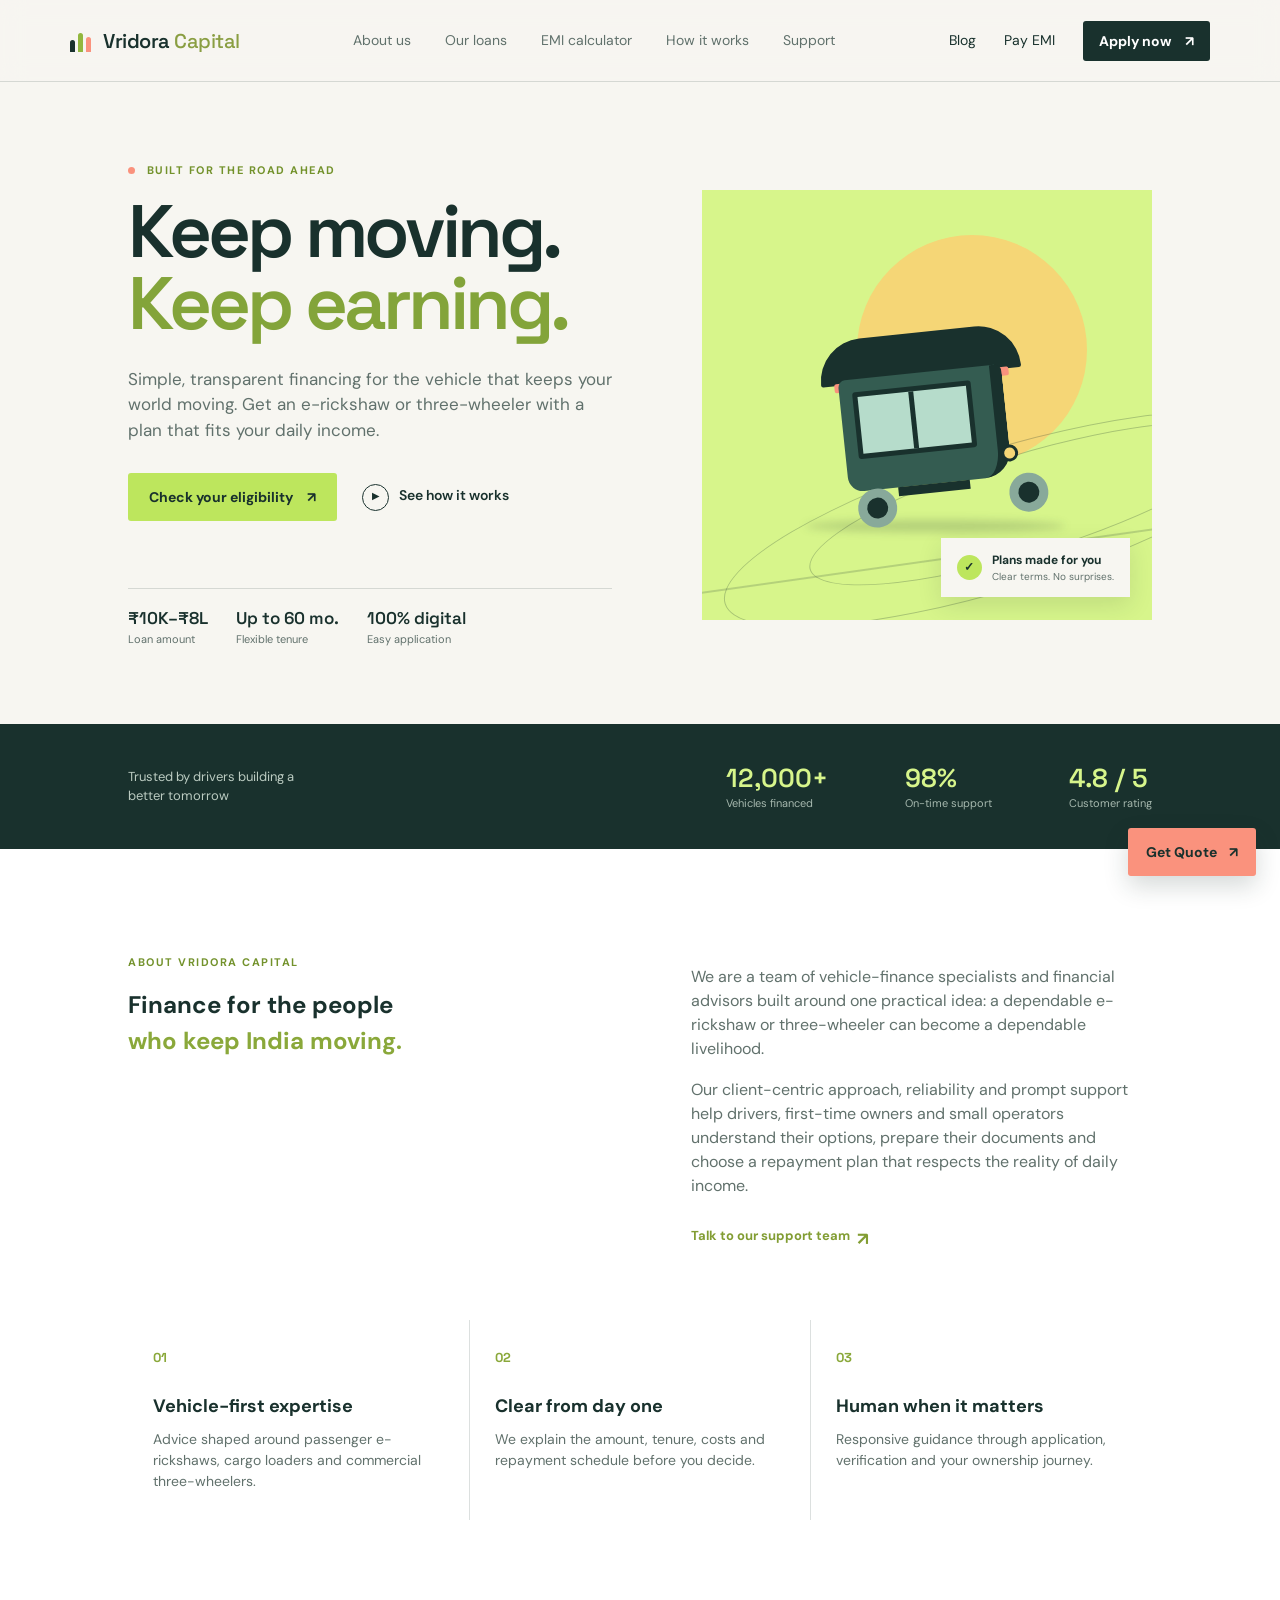
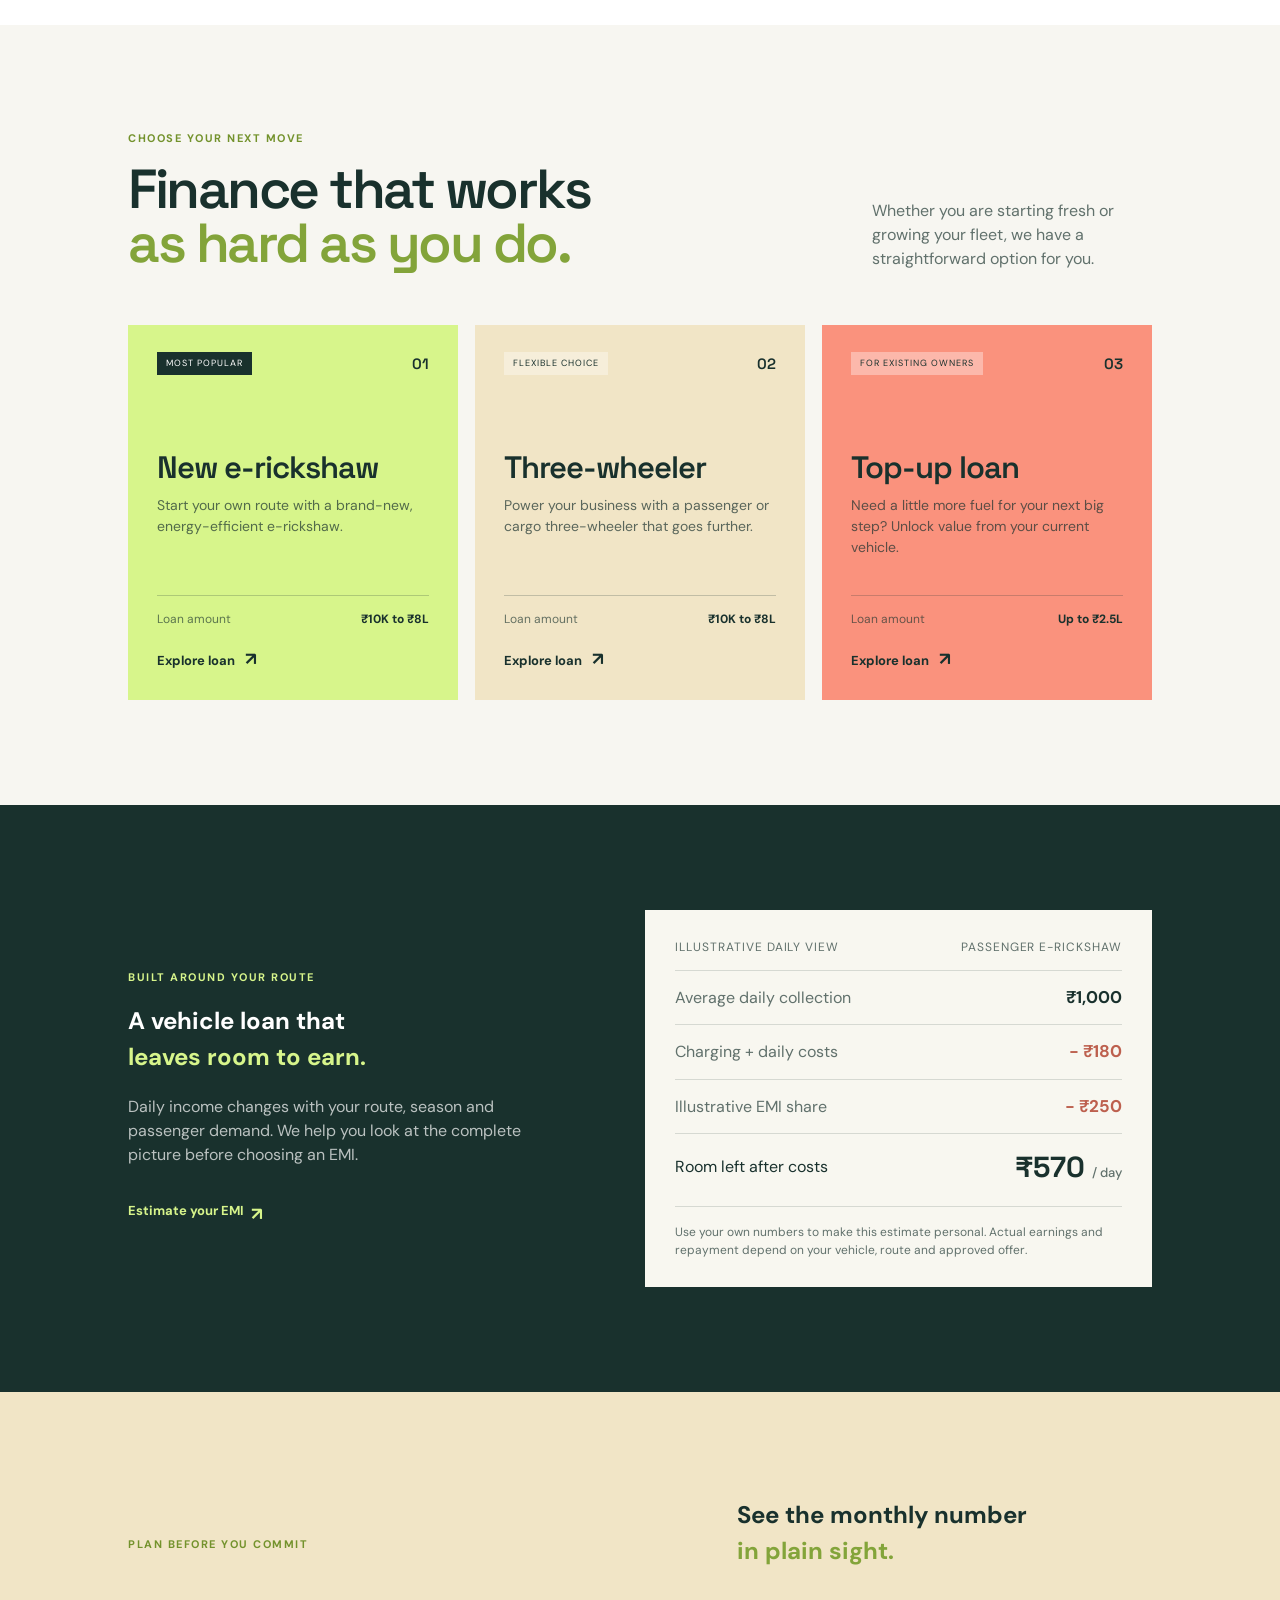
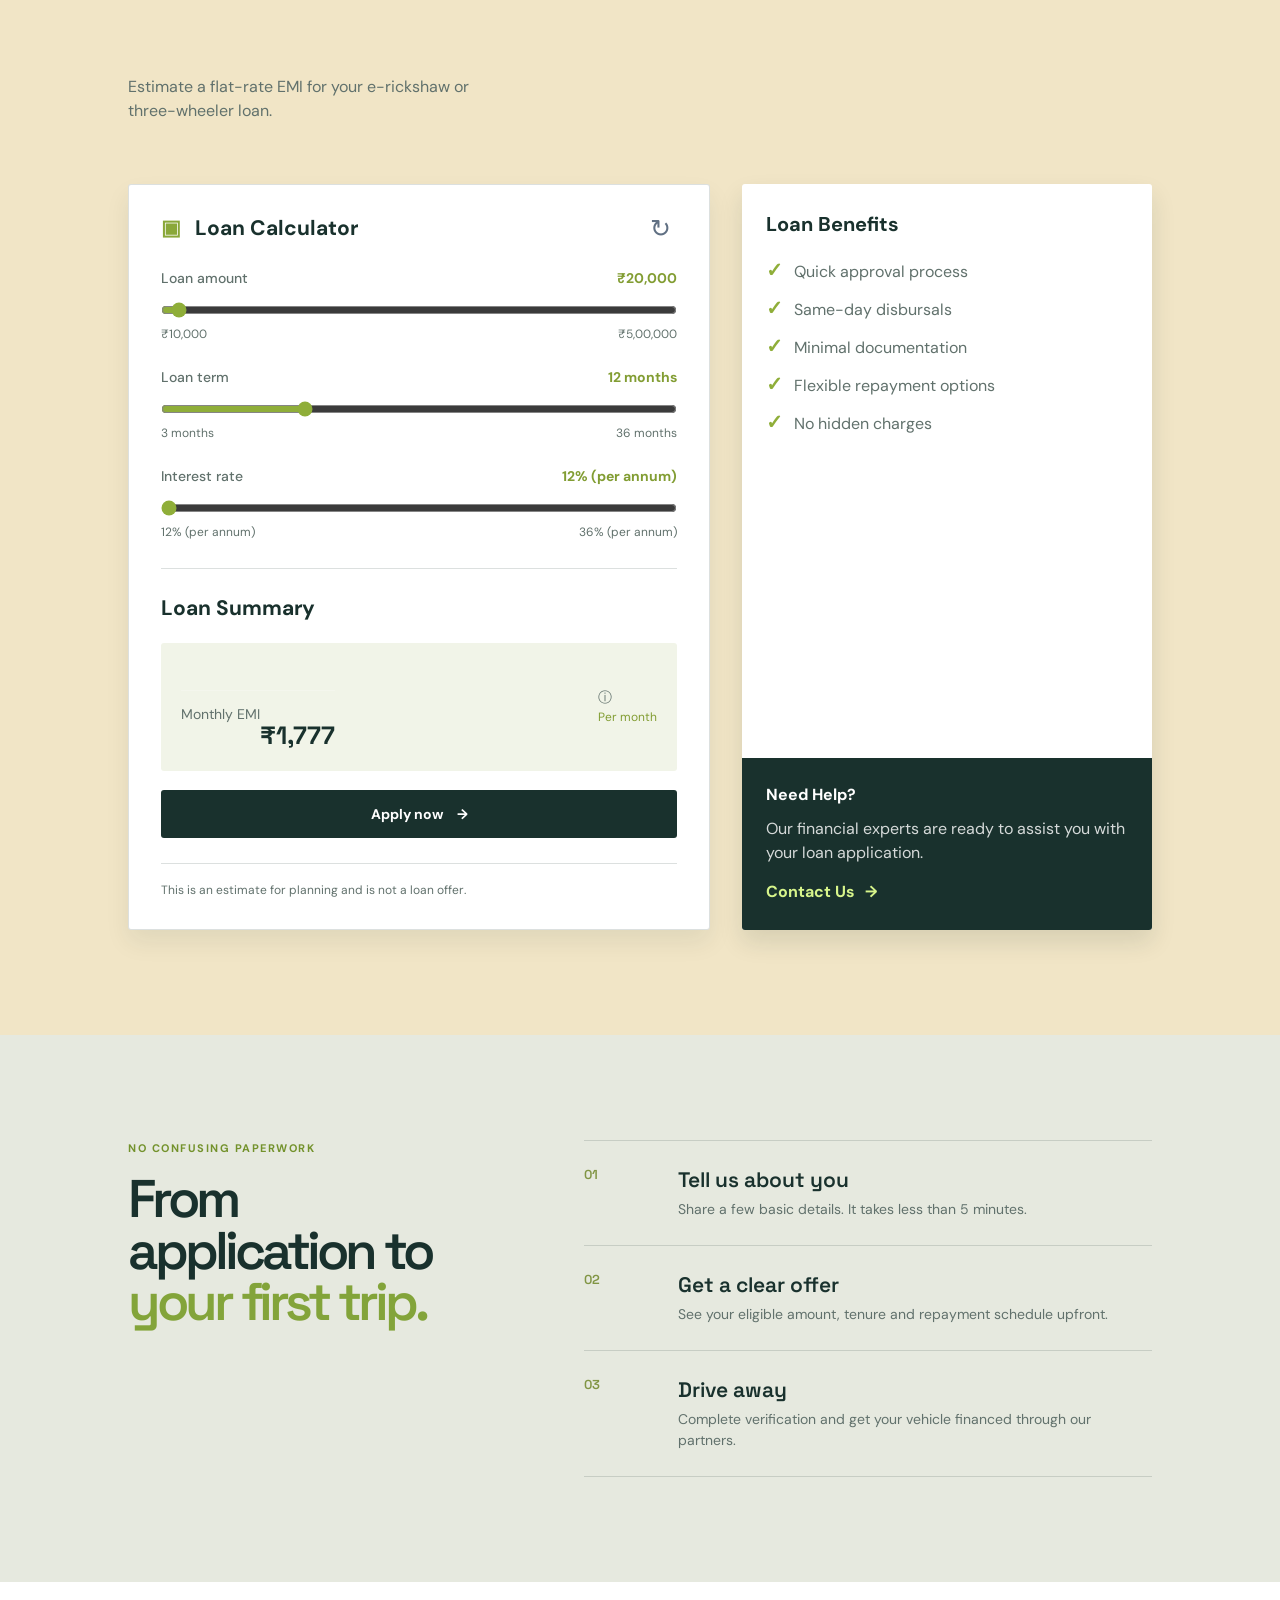
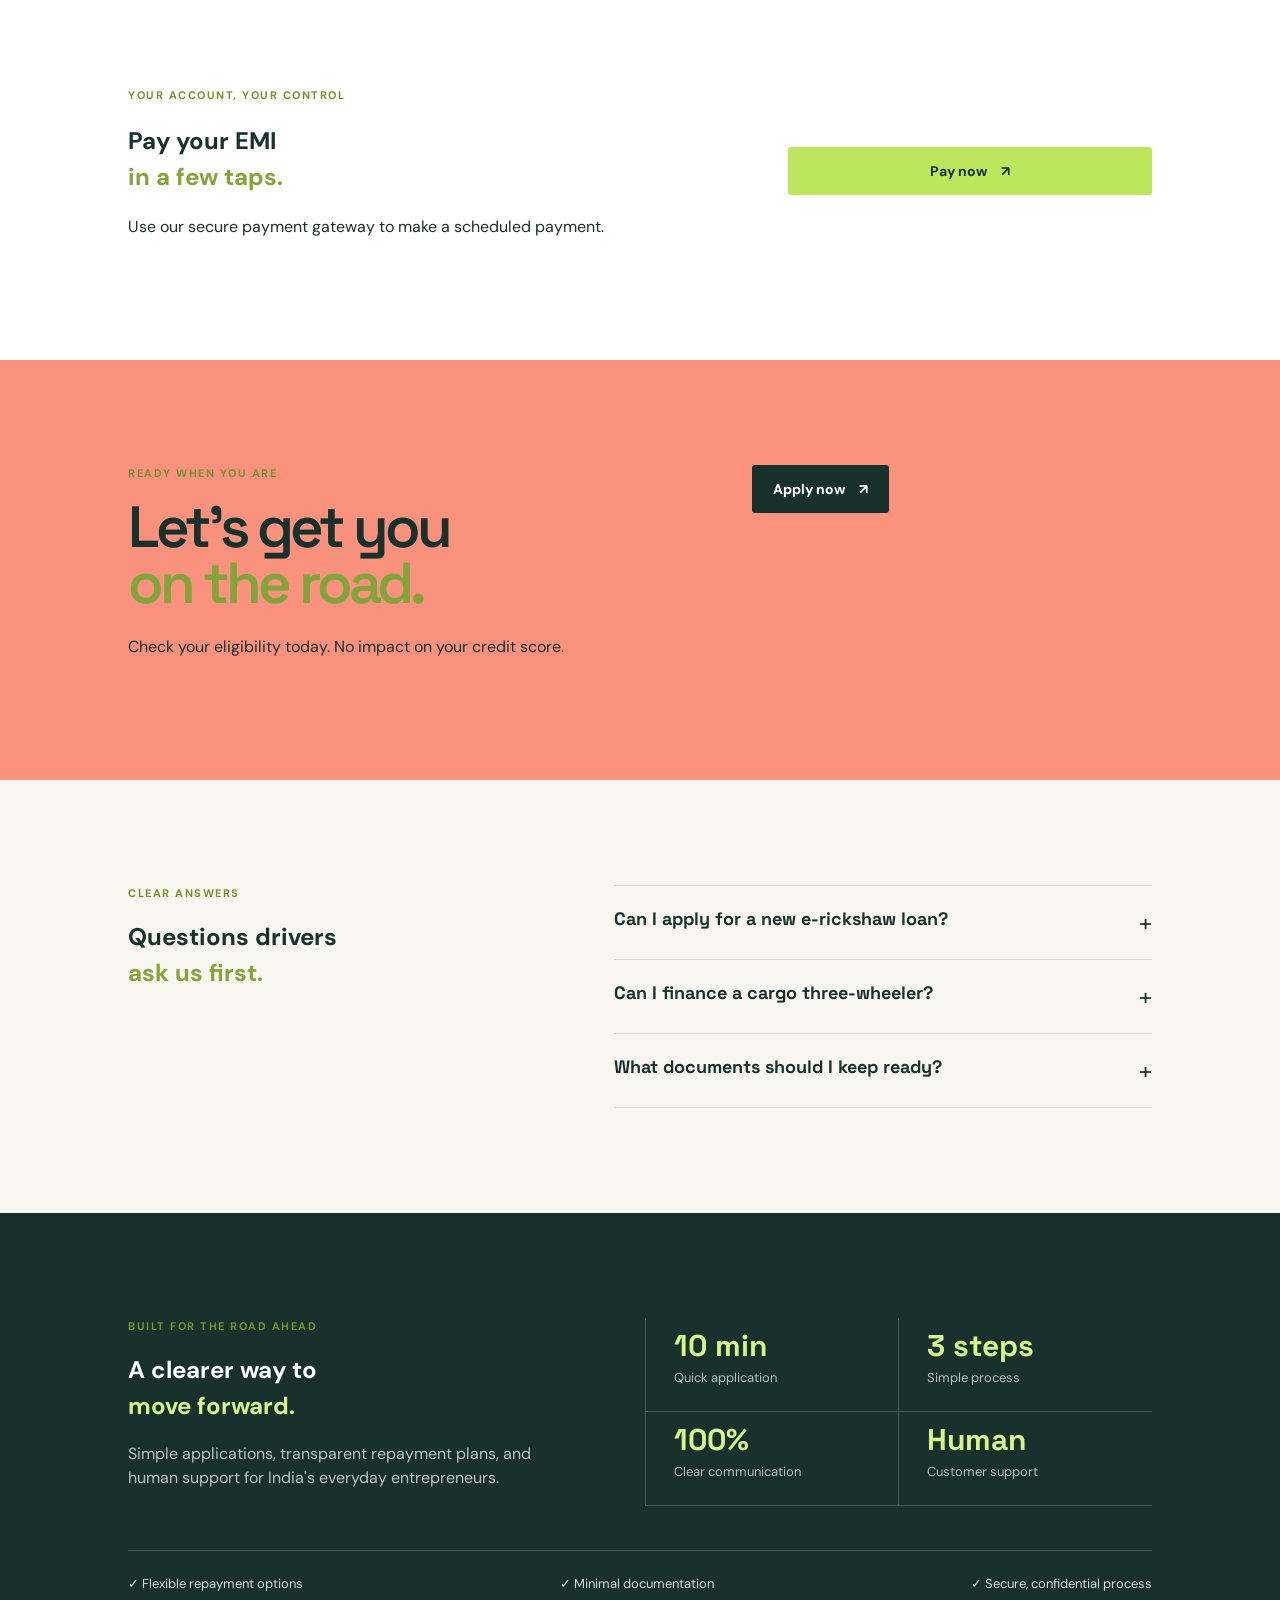
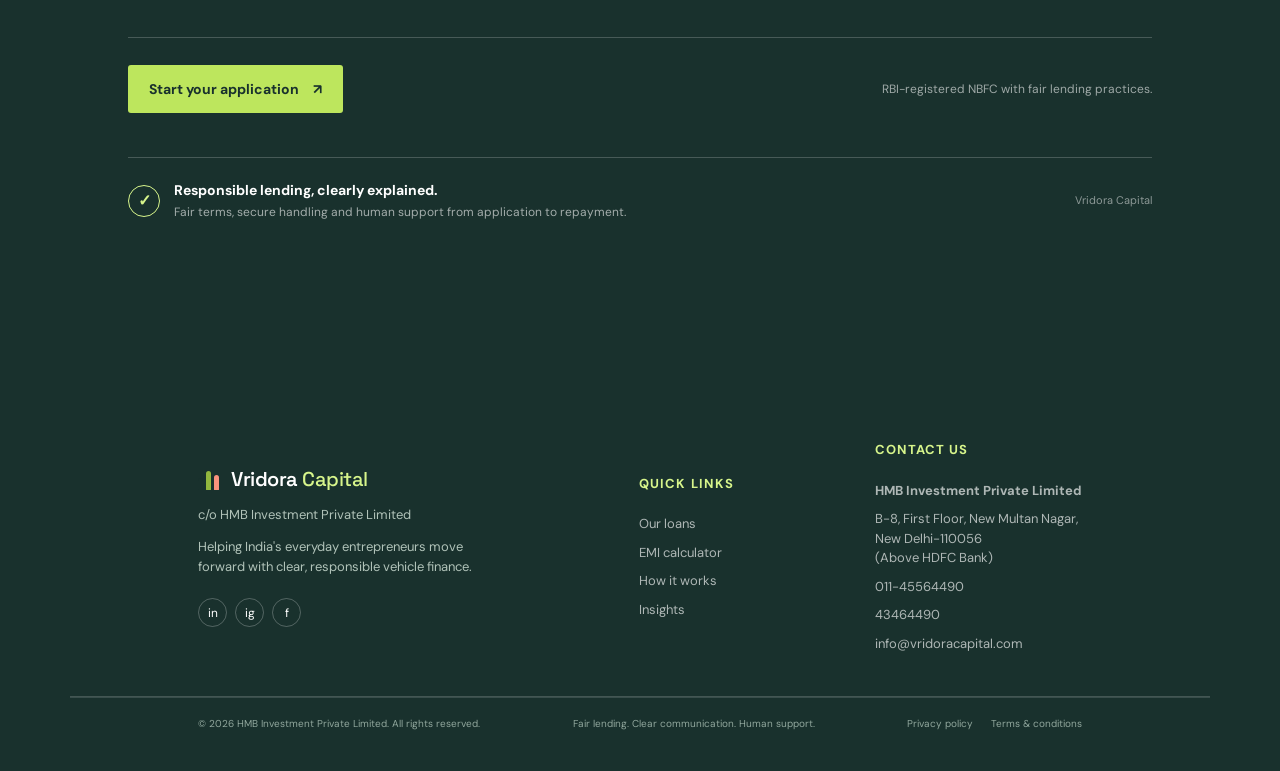
<file: index.html>
<!doctype html>
<html lang="en">
<head>
  <meta charset="UTF-8">
  <meta name="viewport" content="width=device-width, initial-scale=1.0">
  <meta name="description" content="Vridora Capital offers e-rickshaw, passenger and cargo three-wheeler loans with clear EMIs, flexible tenure and human support.">
  <meta name="robots" content="index,follow,max-image-preview:large">
  <meta name="theme-color" content="#19312d">
  <link rel="canonical" href="https://vridoracapital.com/">
  <meta property="og:type" content="website">
  <meta property="og:site_name" content="Vridora Capital">
  <meta property="og:title" content="E-rickshaw and three-wheeler loans | Vridora Capital">
  <meta property="og:description" content="Clear vehicle finance for e-rickshaw, passenger and cargo three-wheeler owners.">
  <meta property="og:url" content="https://vridoracapital.com/">
  <meta name="twitter:card" content="summary">
  <meta name="twitter:title" content="E-rickshaw and three-wheeler loans | Vridora Capital">
  <meta name="twitter:description" content="Clear vehicle finance for e-rickshaw, passenger and cargo three-wheeler owners.">
  <title>E-rickshaw &amp; Three-wheeler Loans | Vridora Capital</title>
  <script type="application/ld+json">
  {"@context":"https://schema.org","@graph":[{"@type":"Organization","@id":"https://vridoracapital.com/#organization","name":"Vridora Capital","url":"https://vridoracapital.com/","description":"Vehicle finance for e-rickshaw, passenger and cargo three-wheeler owners in India."},{"@type":"FinancialService","@id":"https://vridoracapital.com/#financial-service","name":"Vridora Capital vehicle loans","url":"https://vridoracapital.com/","provider":{"@id":"https://vridoracapital.com/#organization"},"areaServed":"IN","serviceType":["E-rickshaw loan","Passenger three-wheeler loan","Cargo three-wheeler loan"]},{"@type":"WebSite","@id":"https://vridoracapital.com/#website","url":"https://vridoracapital.com/","name":"Vridora Capital","publisher":{"@id":"https://vridoracapital.com/#organization"}},{"@type":"FAQPage","mainEntity":[{"@type":"Question","name":"Can I apply for a new e-rickshaw loan?","acceptedAnswer":{"@type":"Answer","text":"Yes. Choose New e-rickshaw in the eligibility form and our team will explain the vehicle, down payment and repayment options available in your area."}},{"@type":"Question","name":"Can I finance a cargo three-wheeler?","acceptedAnswer":{"@type":"Answer","text":"Yes. Cargo three-wheelers are included in our vehicle-loan focus. Your offer is based on the vehicle, documents, income profile and repayment capacity."}},{"@type":"Question","name":"What documents should I keep ready?","acceptedAnswer":{"@type":"Answer","text":"Usually, applicants need identity and address proof, a bank statement or income details, and vehicle or dealer information. The exact list is shared during verification."}}]}]}
  </script>
  <link rel="preconnect" href="https://fonts.googleapis.com">
  <link rel="preconnect" href="https://fonts.gstatic.com" crossorigin>
  <link href="https://fonts.googleapis.com/css2?family=DM+Sans:wght@400;500;600;700&family=Space+Grotesk:wght@500;600;700&display=swap" rel="stylesheet">
  <link rel="stylesheet" href="styles.css">
  <style>
    .language-toggle { border: 1px solid var(--line); background: transparent; color: var(--ink); padding: 8px 10px; font: 700 12px 'DM Sans', sans-serif; cursor: pointer; }
    .payment-methods { border: 1px solid var(--line); margin: 0 0 17px; padding: 12px 13px 7px; }
    .payment-methods legend { font-size: 12px; font-weight: 700; padding: 0 4px; }
    .payment-methods label { display: block; font-size: 12px; font-weight: 500; margin: 5px 0; }
    .payment-methods input { width: auto; margin: 0 6px 0 0; }
    .upi-id-label span { color: var(--muted); font-weight: 400; }
    @media (max-width: 800px) {
      .main-nav.nav-open { display: flex; position: absolute; top: 70px; left: 0; right: 0; flex-direction: column; gap: 0; background: var(--paper); border-bottom: 1px solid var(--line); padding: 8px 6vw; box-shadow: 0 12px 25px rgba(25,49,45,.08); }
      .main-nav.nav-open a { padding: 12px 0; }
      .language-toggle { margin-left: auto; margin-right: 12px; }
    }
    .trust-registration { grid-column: 1 / -1; display: flex; align-items: center; gap: 14px; border-top: 1px solid rgba(255,255,255,.2); padding-top: 22px; }
    .registration-mark { display: grid; place-items: center; width: 32px; height: 32px; border: 1px solid var(--green); border-radius: 50%; color: var(--green); font-weight: 700; }
    .trust-registration strong, .trust-registration div span { display: block; }
    .trust-registration strong { font-size: 14px; }
    .trust-registration div span { margin-top: 2px; color: rgba(255,255,255,.6); font-size: 12px; }
    .registration-code { margin-left: auto; color: rgba(255,255,255,.5); font-size: 11px; }
    .social-links { display: flex; gap: 8px; margin-top: 22px; }
    .social-links a { display: grid; place-items: center; width: 29px; height: 29px; border: 1px solid rgba(255,255,255,.25); border-radius: 50%; font-size: 12px; }
    .sr-only { position: absolute; width: 1px; height: 1px; padding: 0; margin: -1px; overflow: hidden; clip: rect(0,0,0,0); white-space: nowrap; border: 0; }
    .calculator-section { background: var(--cream); }
    .calculator-layout { grid-template-columns: 1.42fr 1fr; gap: 32px; align-items: stretch; }
    .calculator-form { background: #fff; border: 1px solid var(--line); border-radius: 3px; padding: 28px 32px 30px; box-shadow: 0 12px 24px rgba(25, 49, 45, .08); }
    .calculator-form-title, .summary-heading { display: flex; align-items: center; justify-content: space-between; }
    .calculator-form-title h3, .summary-heading h3 { margin: 0; font-size: 21px; text-transform: capitalize; }
    .calculator-form-title h3 span { color: #8aa83a; margin-right: 9px; }
    .calculator-reset { border: 0; background: transparent; color: #607083; font-size: 25px; cursor: pointer; }
    .calculator-form label { margin-top: 24px; color: var(--muted); font-weight: 500; }
    .calculator-form output { color: #829d33; }
    .calculator-form input[type=range] { accent-color: #8fae39; }
    .calculator-form .range-labels { color: var(--muted); }
    .calculator-divider { border-top: 1px solid var(--line); margin: 27px 0 24px; }
    .summary-heading { margin-bottom: 18px; }
    .result-card { background: #f1f4e8; border: 0; border-radius: 3px; box-shadow: none; }
    .calculator-form .result-card.result-featured { background: #f1f4e8; color: var(--ink); }
    .calculator-form .result-card.result-featured strong { color: var(--ink); }
    .calculator-form .result-card.result-featured span { color: var(--muted); }
    .result-featured { display: flex; align-items: center; justify-content: space-between; padding: 20px; }
    .result-featured span { display: block; color: var(--muted); font-size: 14px; }
    .result-featured strong { display: block; color: var(--ink); font: 700 25px 'Space Grotesk', sans-serif; }
    .result-featured small { color: #829d33; }
    .result-split { display: grid; grid-template-columns: 1fr 1fr; gap: 14px; margin-top: 18px; background: transparent; }
    .result-split div { background: #e9f5ff; border-radius: 8px; padding: 19px 20px; }
    .result-split b { display: block; color: #0876d1; font: 700 19px 'Space Grotesk', sans-serif; margin-top: 4px; }
    .button-calculator { margin-top: 19px; background: var(--ink); color: #fff; }
    .button-calculator:hover { background: #2d514a; }
    .calculator-benefits { display: flex; flex-direction: column; overflow: hidden; border-radius: 3px; background: #fff; box-shadow: 0 12px 24px rgba(25, 49, 45, .12); }
    .benefits-copy { padding: 25px 24px 20px; }
    .benefits-copy h3 { margin: 0 0 14px; color: var(--ink); font-size: 20px; text-transform: capitalize; }
    .benefits-copy ul { list-style: none; margin: 0; padding: 0; }
    .benefits-copy li { position: relative; padding: 7px 0 7px 28px; color: var(--muted); }
    .benefits-copy li::before { content: '✓'; position: absolute; left: 0; color: #8fae39; font-size: 20px; font-weight: 700; line-height: 1; }
    .calculator-help { margin-top: auto; padding: 25px 24px 26px; background: var(--ink); color: #fff; }
    .calculator-help h3 { margin: 0 0 10px; font-size: 16px; text-transform: capitalize; }
    .calculator-help p { margin: 0 0 15px; color: rgba(255,255,255,.82); }
    .calculator-help a { color: var(--green); font-weight: 700; }
    .calculator-help a span { margin-left: 6px; }
    @media (max-width: 800px) { .calculator-layout { grid-template-columns: 1fr; } }
    @media (max-width: 560px) { .calculator-form { padding: 22px 18px; } .result-featured { align-items: flex-start; } .result-featured small { font-size: 11px; } }
    @media (max-width: 800px) {
      .trust-registration { align-items: flex-start; }
      .registration-code { margin-left: 0; }
      .footer-top { grid-template-columns: repeat(2, 1fr); }
    }
    @media (max-width: 560px) {
      .trust-registration { flex-wrap: wrap; }
      .trust-registration div { flex: 1; min-width: 190px; }
      .registration-code { margin-left: 46px; }
      .footer-top { grid-template-columns: 1fr; }
    }
    @media (max-width: 800px) {
      .site-header { height: 70px; padding: 0 6vw; }
      .brand { font-size: 18px; }
      .header-actions { display: none; }
      .menu-toggle { display: grid; place-items: center; width: 42px; height: 42px; padding: 0; }
      .section-pad { padding: 72px 6vw; }
      .hero { grid-template-columns: 1fr; min-height: auto; gap: 42px; padding-top: 58px; padding-bottom: 60px; }
      .hero-copy h1 { font-size: 48px; line-height: 1.02; }
      .hero-text { max-width: 34rem; }
      .hero-actions { align-items: flex-start; flex-wrap: wrap; }
      .hero-visual { min-height: 350px; }
      .trust-strip { grid-template-columns: repeat(2, 1fr); gap: 18px 12px; }
      .stats-inner { grid-template-columns: 1fr; gap: 24px; }
      .stats-list { grid-template-columns: repeat(3, 1fr); }
      .section-heading, .calculator-heading { grid-template-columns: 1fr; gap: 16px; margin-bottom: 32px; }
      .product-grid { grid-template-columns: 1fr; }
      .process-heading { margin-bottom: 35px; }
      .steps { grid-template-columns: 1fr; gap: 0; }
      .step { padding: 24px 0; }
      .pay-section, .apply-inner { grid-template-columns: 1fr; gap: 40px; }
      .payment-card, .apply-form { width: 100%; max-width: none; }
      .form-row { grid-template-columns: 1fr; }
      .faq-section { grid-template-columns: 1fr; gap: 36px; }
      .trust-section { grid-template-columns: 1fr; gap: 32px; }
      .trust-stats { border-left: 0; }
      .trust-action { align-items: flex-start; flex-direction: column; }
      .footer-bottom { align-items: flex-start; flex-direction: column; gap: 12px; }
      .footer-legal { flex-wrap: wrap; gap: 10px 18px; }
    }
    @media (max-width: 560px) {
      .section-pad { padding: 58px 6vw; }
      .hero-copy h1 { font-size: 42px; }
      .hero-actions .button { width: 100%; }
      .hero-visual { min-height: 285px; }
      .stats-list { grid-template-columns: 1fr; gap: 18px; }
      .stats-list div { display: flex; align-items: baseline; justify-content: space-between; gap: 14px; }
      .calculator-form-title h3, .summary-heading h3 { font-size: 19px; }
      .trust-stats { grid-template-columns: 1fr 1fr; }
      .trust-stat:nth-child(odd) { border-right: 0; }
      .trust-points { align-items: flex-start; flex-direction: column; gap: 10px; }
      .floating-quote { right: 16px; bottom: 16px; }
    }
  </style>
</head>
<body>
  <header class="site-header">
    <a class="brand" href="#top" aria-label="Vridora Capital home">
      <span class="brand-mark" aria-hidden="true"><span></span><span></span><span></span></span>
      <span>Vridora <b>Capital</b></span>
    </a>
    <nav class="main-nav" aria-label="Main navigation">
      <a href="#about">About us</a>
      <a href="#products">Our loans</a>
      <a href="#calculator">EMI calculator</a>
      <a href="#how-it-works">How it works</a>
      <a href="#support">Support</a>
    </nav>
    <div class="header-actions">
      <a class="text-link" href="blog.html">Blog</a>
      <a class="text-link" href="https://vridoracapital.com/payemi">Pay EMI</a>
      <a class="button button-dark button-small" href="https://vridoracapital.roopya.money/customer/personal_loan/a4e692d6381b9b3e0a1830a6c4f7581b6089aa571a8c70dd5f9ea22d3ce3181a/eb27b624defa133f8cc53a14f0de5beb65acaf1b0adde6f87955280afadc10fd" target="_blank" rel="noopener">Apply now <span aria-hidden="true">↗</span></a>
    </div>
    <button class="menu-toggle" aria-label="Open menu" aria-expanded="false">☰</button>
  </header>

  <main id="top">
    <section class="hero section-pad">
      <div class="hero-copy reveal">
        <p class="eyebrow"><span class="eyebrow-dot"></span> Built for the road ahead</p>
        <h1>Keep moving.<br><em>Keep earning.</em></h1>
        <p class="hero-text">Simple, transparent financing for the vehicle that keeps your world moving. Get an e-rickshaw or three-wheeler with a plan that fits your daily income.</p>
        <div class="hero-actions">
          <a class="button button-primary" href="https://vridoracapital.roopya.money/customer/personal_loan/a4e692d6381b9b3e0a1830a6c4f7581b6089aa571a8c70dd5f9ea22d3ce3181a/eb27b624defa133f8cc53a14f0de5beb65acaf1b0adde6f87955280afadc10fd" target="_blank" rel="noopener">Check your eligibility <span aria-hidden="true">↗</span></a>
          <a class="play-link" href="#how-it-works"><span class="play-icon">▶</span> See how it works</a>
        </div>
        <div class="trust-strip">
          <div><strong>₹10K–₹8L</strong><span>Loan amount</span></div>
          <div><strong>Up to 60 mo.</strong><span>Flexible tenure</span></div>
          <div><strong>100% digital</strong><span>Easy application</span></div>
        </div>
      </div>
      <div class="hero-visual reveal reveal-delay">
        <div class="sun"></div>
        <div class="route-line route-one"></div>
        <div class="route-line route-two"></div>
        <div class="vehicle-scene">
          <div class="vehicle-shadow"></div>
          <div class="rickshaw">
            <div class="rickshaw-roof"></div><div class="rickshaw-body"><div class="window"></div><div class="headlight"></div></div>
            <div class="wheel wheel-back"></div><div class="wheel wheel-front"></div><div class="rickshaw-step"></div>
          </div>
          <div class="road-line"></div>
        </div>
        <div class="visual-note"><span class="note-icon">✓</span><span><b>Plans made for you</b><small>Clear terms. No surprises.</small></span></div>
      </div>
    </section>

    <section class="stats-band">
      <div class="stats-inner">
        <p>Trusted by drivers building a better tomorrow</p>
        <div class="stats-list"><div><strong>12,000+</strong><span>Vehicles financed</span></div><div><strong>98%</strong><span>On-time support</span></div><div><strong>4.8 / 5</strong><span>Customer rating</span></div></div>
      </div>
    </section>

    <section id="about" class="about-section section-pad">
      <div class="about-intro reveal">
        <p class="eyebrow">About Vridora Capital</p>
        <h2>Finance for the people<br><em>who keep India moving.</em></h2>
      </div>
      <div class="about-story reveal reveal-delay">
        <p>We are a team of vehicle-finance specialists and financial advisors built around one practical idea: a dependable e-rickshaw or three-wheeler can become a dependable livelihood.</p>
        <p>Our client-centric approach, reliability and prompt support help drivers, first-time owners and small operators understand their options, prepare their documents and choose a repayment plan that respects the reality of daily income.</p>
        <a class="arrow-link" href="#support">Talk to our support team <span>↗</span></a>
      </div>
      <div class="about-pillars">
        <article class="about-pillar reveal"><span>01</span><h3>Vehicle-first expertise</h3><p>Advice shaped around passenger e-rickshaws, cargo loaders and commercial three-wheelers.</p></article>
        <article class="about-pillar reveal reveal-delay"><span>02</span><h3>Clear from day one</h3><p>We explain the amount, tenure, costs and repayment schedule before you decide.</p></article>
        <article class="about-pillar reveal reveal-delay-2"><span>03</span><h3>Human when it matters</h3><p>Responsive guidance through application, verification and your ownership journey.</p></article>
      </div>
    </section>

    <section id="products" class="products section-pad">
      <div class="section-heading reveal"><div><p class="eyebrow">Choose your next move</p><h2>Finance that works<br><span>as hard as you do.</span></h2></div><p>Whether you are starting fresh or growing your fleet, we have a straightforward option for you.</p></div>
      <div class="product-grid">
        <article class="product-card card-green reveal"><div class="card-top"><span class="tag">Most popular</span><span class="card-number">01</span></div><h3>New e-rickshaw</h3><p>Start your own route with a brand-new, energy-efficient e-rickshaw.</p><div class="card-detail"><span>Loan amount</span><b>₹10K to ₹8L</b></div><a class="arrow-link" href="#apply">Explore loan <span>↗</span></a></article>
        <article class="product-card card-cream reveal reveal-delay"><div class="card-top"><span class="tag tag-light">Flexible choice</span><span class="card-number">02</span></div><h3>Three-wheeler</h3><p>Power your business with a passenger or cargo three-wheeler that goes further.</p><div class="card-detail"><span>Loan amount</span><b>₹10K to ₹8L</b></div><a class="arrow-link" href="#apply">Explore loan <span>↗</span></a></article>
        <article class="product-card card-coral reveal reveal-delay-2"><div class="card-top"><span class="tag tag-light">For existing owners</span><span class="card-number">03</span></div><h3>Top-up loan</h3><p>Need a little more fuel for your next big step? Unlock value from your current vehicle.</p><div class="card-detail"><span>Loan amount</span><b>Up to ₹2.5L</b></div><a class="arrow-link" href="#apply">Explore loan <span>↗</span></a></article>
      </div>
    </section>

    <section class="income-section section-pad">
      <div class="income-copy reveal">
        <p class="eyebrow">Built around your route</p>
        <h2>A vehicle loan that<br><em>leaves room to earn.</em></h2>
        <p>Daily income changes with your route, season and passenger demand. We help you look at the complete picture before choosing an EMI.</p>
        <a class="arrow-link" href="#calculator">Estimate your EMI <span>↗</span></a>
      </div>
      <div class="income-breakdown reveal reveal-delay">
        <div class="breakdown-header"><span>Illustrative daily view</span><span>Passenger e-rickshaw</span></div>
        <div class="breakdown-row"><span>Average daily collection</span><b>₹1,000</b></div>
        <div class="breakdown-row"><span>Charging + daily costs</span><b class="negative">− ₹180</b></div>
        <div class="breakdown-row"><span>Illustrative EMI share</span><b class="negative">− ₹250</b></div>
        <div class="breakdown-total"><span>Room left after costs</span><strong>₹570 <small>/ day</small></strong></div>
        <p>Use your own numbers to make this estimate personal. Actual earnings and repayment depend on your vehicle, route and approved offer.</p>
      </div>
    </section>

    <section id="calculator" class="calculator-section section-pad">
      <div class="calculator-heading reveal"><p class="eyebrow">Plan before you commit</p><h2>See the monthly number<br><em>in plain sight.</em></h2><p>Estimate a flat-rate EMI for your e-rickshaw or three-wheeler loan.</p></div>
      <div class="calculator-layout">
        <form class="calculator-form reveal" id="calculator-form">
          <div class="calculator-form-title"><h3><span aria-hidden="true">▣</span> Loan calculator</h3><button class="calculator-reset" type="button" id="calculator-reset" aria-label="Reset calculator">↻</button></div>
          <label for="calc-amount">Loan amount <output id="amount-output">₹20,000</output></label>
          <input id="calc-amount" type="range" min="10000" max="500000" step="5000" value="20000">
          <div class="range-labels"><span>₹10,000</span><span>₹5,00,000</span></div>
          <label for="calc-tenure">Loan term <output id="tenure-output">12 months</output></label>
          <input id="calc-tenure" type="range" min="3" max="36" step="3" value="12">
          <div class="range-labels"><span>3 months</span><span>36 months</span></div>
          <label for="calc-rate">Interest rate <output id="rate-output">12% (per annum)</output></label>
          <input id="calc-rate" type="range" min="12" max="36" step="1" value="12">
          <div class="range-labels"><span>12% (per annum)</span><span>36% (per annum)</span></div>
          <div class="calculator-divider"></div>
          <div class="summary-heading"><h3>Loan summary</h3></div>
          <div class="result-card result-featured"><div><span>Monthly EMI</span><strong id="reducing-emi">₹1,777</strong></div><small><span aria-hidden="true">ⓘ</span> Per month</small></div>
          <button class="button button-calculator button-full" type="submit">Apply now <span aria-hidden="true">→</span></button>
          <p class="calculator-note">This is an estimate for planning and is not a loan offer.</p>
        </form>
        <aside class="calculator-benefits reveal reveal-delay">
          <div class="benefits-copy"><h3>Loan benefits</h3><ul><li>Quick approval process</li><li>Same-day disbursals</li><li>Minimal documentation</li><li>Flexible repayment options</li><li>No hidden charges</li></ul></div>
          <div class="calculator-help"><h3>Need help?</h3><p>Our financial experts are ready to assist you with your loan application.</p><a href="#support">Contact Us <span aria-hidden="true">→</span></a></div>
        </aside>
      </div>
    </section>

    <section id="how-it-works" class="process-section section-pad">
      <div class="process-heading"><p class="eyebrow">No confusing paperwork</p><h2>From application to<br><em>your first trip.</em></h2></div>
      <div class="steps"><div class="step"><span>01</span><div><h3>Tell us about you</h3><p>Share a few basic details. It takes less than 5 minutes.</p></div></div><div class="step"><span>02</span><div><h3>Get a clear offer</h3><p>See your eligible amount, tenure and repayment schedule upfront.</p></div></div><div class="step"><span>03</span><div><h3>Drive away</h3><p>Complete verification and get your vehicle financed through our partners.</p></div></div></div>
    </section>

    <section id="pay" class="pay-section pay-cta-section section-pad">
      <div class="pay-cta-copy"><p class="eyebrow">Your account, your control</p><h2>Pay your EMI<br><em>in a few taps.</em></h2><p>Use our secure payment gateway to make a scheduled payment.</p></div>
      <a class="button button-primary pay-now-button" href="https://vridoracapital.com/payemi">Pay now <span aria-hidden="true">↗</span></a>
    </section>

    <section id="apply" class="apply-section section-pad"><div class="apply-inner"><div><p class="eyebrow">Ready when you are</p><h2>Let’s get you<br><em>on the road.</em></h2><p>Check your eligibility today. No impact on your credit score.</p></div><div class="apply-cta"><a class="button button-dark" href="https://vridoracapital.roopya.money/customer/personal_loan/a4e692d6381b9b3e0a1830a6c4f7581b6089aa571a8c70dd5f9ea22d3ce3181a/eb27b624defa133f8cc53a14f0de5beb65acaf1b0adde6f87955280afadc10fd" target="_blank" rel="noopener">Apply now <span aria-hidden="true">↗</span></a></div></div></section>
    <section id="faq" class="faq-section section-pad"><div class="faq-heading"><p class="eyebrow">Clear answers</p><h2>Questions drivers<br><em>ask us first.</em></h2></div><div class="faq-list"><details><summary>Can I apply for a new e-rickshaw loan?</summary><p>Yes. Choose New e-rickshaw in the eligibility form and our team will explain the vehicle, down payment and repayment options available in your area.</p></details><details><summary>Can I finance a cargo three-wheeler?</summary><p>Yes. Cargo three-wheelers are included in our vehicle-loan focus. Your offer is based on the vehicle, documents, income profile and repayment capacity.</p></details><details><summary>What documents should I keep ready?</summary><p>Usually, applicants need identity and address proof, a bank statement or income details, and vehicle or dealer information. The exact list is shared during verification.</p></details></div></section>
  </main>

  <a class="floating-quote" href="https://vridoracapital.roopya.money/customer/personal_loan/a4e692d6381b9b3e0a1830a6c4f7581b6089aa571a8c70dd5f9ea22d3ce3181a/eb27b624defa133f8cc53a14f0de5beb65acaf1b0adde6f87955280afadc10fd" target="_blank" rel="noopener" aria-label="Get a vehicle loan quote">Get Quote <span aria-hidden="true">↗</span></a>

  <div class="quote-modal" id="quote-modal" role="dialog" aria-modal="true" aria-labelledby="quote-modal-title" hidden>
    <div class="quote-modal-backdrop" data-modal-close></div>
    <div class="quote-modal-panel">
      <button class="quote-modal-close" type="button" aria-label="Close quote form" data-modal-close>×</button>
      <p class="eyebrow">Start your application</p>
      <h2 id="quote-modal-title">Get your vehicle<br><em>loan quote.</em></h2>
      <p class="quote-modal-intro">Tell us a little about yourself and the e-rickshaw or three-wheeler you want to finance.</p>
      <form class="apply-form" id="quote-form"><div class="form-row"><label>Full name<input name="name" placeholder="Your full name" required></label><label>Mobile number<input name="mobile" type="tel" pattern="[0-9]{10}" placeholder="10-digit number" required></label></div><label>What are you looking to finance?<select name="vehicle" required><option value="">Select vehicle type</option><option>New e-rickshaw</option><option>Passenger three-wheeler</option><option>Cargo three-wheeler</option><option>Top-up loan</option></select></label><label class="consent"><input type="checkbox" required> I agree to be contacted and accept the <a href="#footer">privacy policy</a>.</label><button class="button button-dark button-full" type="submit">Check my eligibility <span aria-hidden="true">↗</span></button><div class="apply-message" id="quote-message" role="status"></div></form>
    </div>
  </div>

  <section class="trust-section section-pad" aria-labelledby="trust-title">
    <div class="trust-heading">
      <p class="eyebrow">Built for the road ahead</p>
      <h2 id="trust-title">A clearer way to<br><em>move forward.</em></h2>
      <p>Simple applications, transparent repayment plans, and human support for India's everyday entrepreneurs.</p>
    </div>
    <div class="trust-stats">
      <div class="trust-stat"><strong>10 min</strong><span>Quick application</span></div>
      <div class="trust-stat"><strong>3 steps</strong><span>Simple process</span></div>
      <div class="trust-stat"><strong>100%</strong><span>Clear communication</span></div>
      <div class="trust-stat"><strong>Human</strong><span>Customer support</span></div>
    </div>
    <div class="trust-points">
      <span>✓ Flexible repayment options</span>
      <span>✓ Minimal documentation</span>
      <span>✓ Secure, confidential process</span>
    </div>
    <div class="trust-action"><a class="button button-primary" href="https://vridoracapital.roopya.money/customer/personal_loan/a4e692d6381b9b3e0a1830a6c4f7581b6089aa571a8c70dd5f9ea22d3ce3181a/eb27b624defa133f8cc53a14f0de5beb65acaf1b0adde6f87955280afadc10fd" target="_blank" rel="noopener">Start your application <span aria-hidden="true">↗</span></a><p>RBI-registered NBFC with fair lending practices.</p></div>
    <div class="trust-registration"><span class="registration-mark" aria-hidden="true">✓</span><div><strong>Responsible lending, clearly explained.</strong><span>Fair terms, secure handling and human support from application to repayment.</span></div><span class="registration-code">Vridora Capital</span></div>
  </section>

  <footer id="footer" class="site-footer"><div class="footer-top"><div class="footer-brand"><a class="brand brand-footer" href="#top"><span class="brand-mark" aria-hidden="true"><span></span><span></span><span></span></span><span>Vridora <b>Capital</b></span></a><p>c/o HMB Investment Private Limited</p><p>Helping India's everyday entrepreneurs move forward with clear, responsible vehicle finance.</p><div class="social-links" aria-label="Social media"><a href="#footer" aria-label="LinkedIn">in</a><a href="#footer" aria-label="Instagram">ig</a><a href="#footer" aria-label="Facebook">f</a></div></div><div class="footer-column"><h3>Quick links</h3><a href="#products">Our loans</a><a href="#calculator">EMI calculator</a><a href="#how-it-works">How it works</a><a href="blog.html">Insights</a></div><div class="footer-column" id="support"><h3>Contact Us</h3><strong>HMB Investment Private Limited</strong><span>B-8, First Floor, New Multan Nagar,<br>New Delhi-110056<br>(Above HDFC Bank)</span><a href="tel:01145564490">011-45564490</a><a href="tel:43464490">43464490</a><a href="mailto:info@vridoracapital.com">info@vridoracapital.com</a></div></div><div class="footer-bottom"><span>© 2026 HMB Investment Private Limited. All rights reserved.</span><span>Fair lending. Clear communication. Human support.</span><div class="footer-legal"><a href="privacy-policy/index.html">Privacy policy</a><a href="terms-and-conditions/index.html">Terms &amp; conditions</a></div></div></footer>
  <script src="app.js"></script>
</body>
</html>
</file>
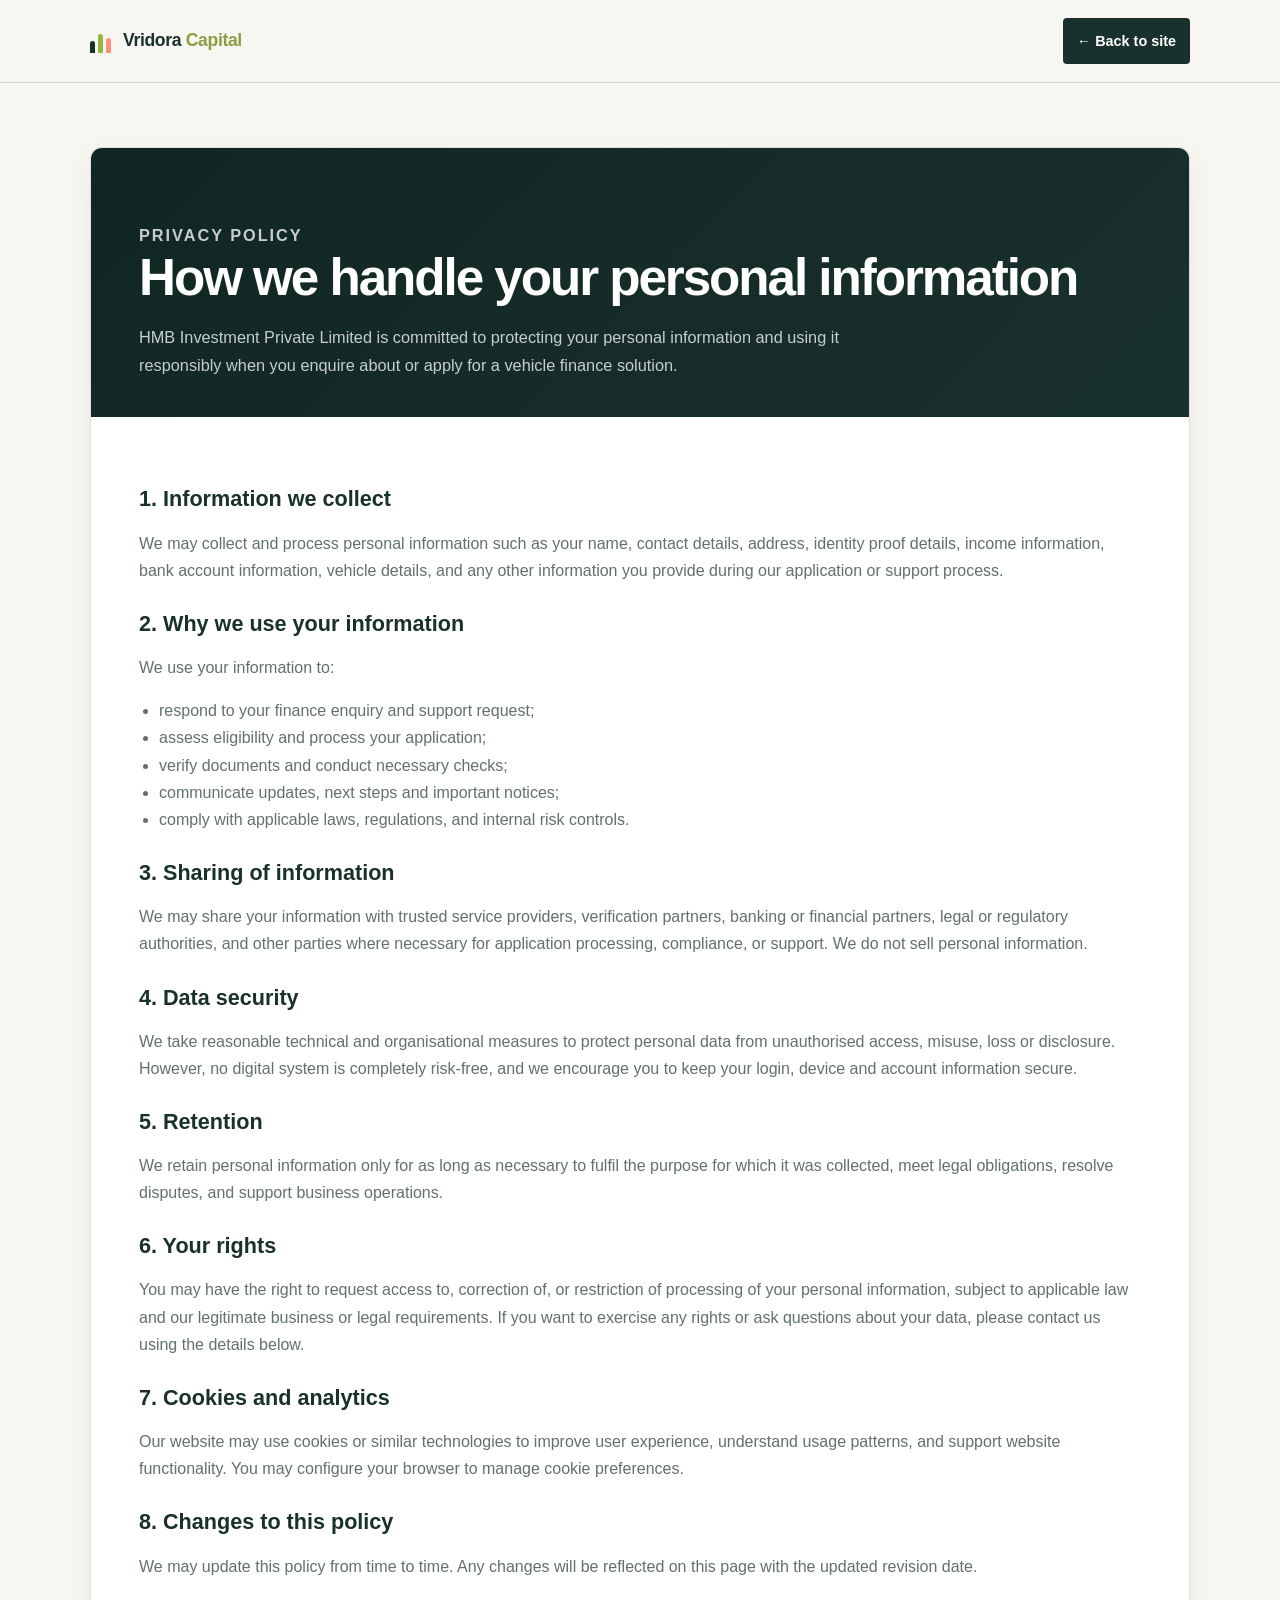
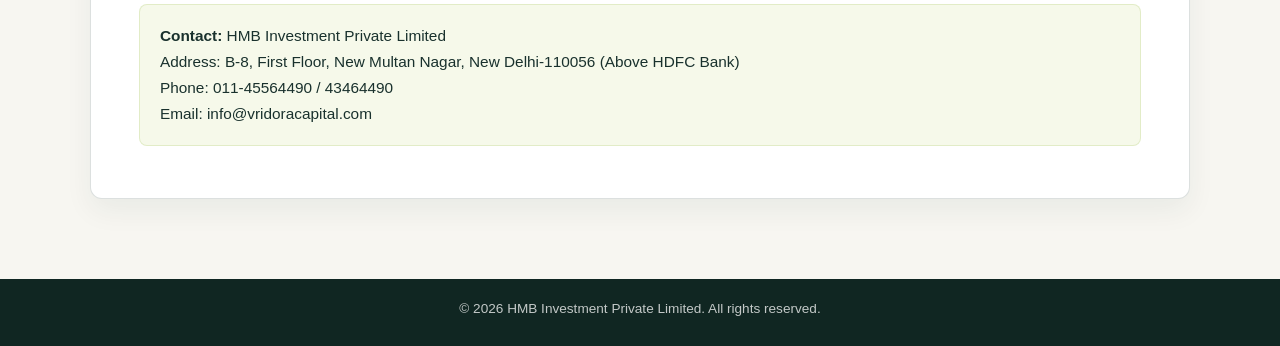
<file: privacy-policy/index.html>
<!doctype html>
<html lang="en">
<head>
  <meta charset="UTF-8">
  <meta name="viewport" content="width=device-width, initial-scale=1.0">
  <meta name="description" content="Privacy Policy for HMB Investment Private Limited. Learn how we collect, use, protect and share personal information for vehicle finance enquiries and support.">
  <title>Privacy Policy | HMB Investment Private Limited</title>
  <style>
    :root {
      --ink: #19312d;
      --muted: #61716c;
      --paper: #f7f6f1;
      --green: #d7f58b;
      --lime: #bde65d;
      --cream: #f1e5c6;
      --line: rgba(25, 49, 45, .15);
      --dark: #102622;
    }

    * { box-sizing: border-box; }
    html { scroll-behavior: smooth; }
    body {
      margin: 0;
      font-family: Arial, Helvetica, sans-serif;
      background: var(--paper);
      color: var(--ink);
      line-height: 1.7;
    }
    a { color: inherit; text-decoration: none; }
    .container { width: min(1100px, calc(100% - 32px)); margin: 0 auto; }
    .site-header {
      position: sticky;
      top: 0;
      z-index: 10;
      background: rgba(247,246,241,.92);
      backdrop-filter: blur(12px);
      border-bottom: 1px solid var(--line);
    }
    .nav {
      display: flex;
      align-items: center;
      justify-content: space-between;
      min-height: 82px;
      gap: 20px;
    }
    .brand {
      display: inline-flex;
      align-items: center;
      gap: 11px;
      font-weight: 700;
      letter-spacing: -.02em;
      font-size: 1.1rem;
    }
    .brand-mark {
      display: flex;
      align-items: flex-end;
      gap: 3px;
      width: 22px;
      height: 23px;
    }
    .brand-mark span {
      display: block;
      width: 5px;
      border-radius: 5px 5px 1px 1px;
      background: var(--ink);
    }
    .brand-mark span:nth-child(1) { height: 12px; }
    .brand-mark span:nth-child(2) { height: 19px; background: #92b73e; }
    .brand-mark span:nth-child(3) { height: 15px; background: #fa927d; }
    .brand b { color: #8a9e42; }
    .back-link {
      display: inline-flex;
      align-items: center;
      gap: 8px;
      background: var(--ink);
      color: #fff;
      padding: 11px 14px;
      border-radius: 4px;
      font-weight: 700;
      font-size: 0.9rem;
    }
    .page-wrap {
      padding: 64px 0 80px;
    }
    .policy-shell {
      background: #fff;
      border: 1px solid var(--line);
      border-radius: 12px;
      box-shadow: 0 12px 28px rgba(25, 49, 45, .06);
      overflow: hidden;
    }
    .policy-header {
      background: linear-gradient(135deg, #102622 0%, #19312d 100%);
      color: #fff;
      padding: 56px 48px 38px;
    }
    .eyebrow {
      margin: 0 0 12px;
      letter-spacing: .12em;
      text-transform: uppercase;
      font-size: .72rem;
      color: var(--green);
      font-weight: 700;
    }
    .policy-header h1 {
      margin: 0;
      font-size: clamp(2.2rem, 4vw, 3.2rem);
      line-height: 1.1;
      letter-spacing: -0.04em;
    }
    .policy-header p {
      margin: 18px 0 0;
      max-width: 700px;
      color: rgba(255,255,255,.77);
      font-size: 1.02rem;
    }
    .policy-body {
      padding: 42px 48px 52px;
    }
    .policy-body h2 {
      margin: 26px 0 12px;
      font-size: 1.35rem;
      line-height: 1.3;
    }
    .policy-body p,
    .policy-body li {
      color: var(--muted);
      font-size: 1rem;
    }
    .policy-body ul {
      padding-left: 20px;
      margin: 0 0 18px;
    }
    .policy-body a {
      color: #245d56;
      font-weight: 700;
    }
    .policy-note {
      margin-top: 24px;
      padding: 18px 20px;
      background: #f6f9ea;
      border: 1px solid rgba(146, 183, 62, 0.2);
      border-radius: 8px;
      color: var(--ink);
      font-size: 0.96rem;
    }
    .footer {
      background: var(--dark);
      color: rgba(255,255,255,.75);
      padding: 18px 0 26px;
      font-size: 0.85rem;
      text-align: center;
    }
    @media (max-width: 700px) {
      .nav { min-height: 72px; }
      .policy-header, .policy-body { padding-left: 22px; padding-right: 22px; }
      .policy-header { padding-top: 38px; }
      .page-wrap { padding-top: 36px; }
    }
  </style>
</head>
<body>
  <header class="site-header">
    <div class="container nav">
      <a href="../index.html" class="brand" aria-label="HMB Investment Private Limited home">
        <span class="brand-mark" aria-hidden="true"><span></span><span></span><span></span></span>
        <span>Vridora <b>Capital</b></span>
      </a>
      <a class="back-link" href="../index.html">← Back to site</a>
    </div>
  </header>

  <main class="page-wrap">
    <div class="container policy-shell">
      <div class="policy-header">
        <p class="eyebrow">Privacy Policy</p>
        <h1>How we handle your personal information</h1>
        <p>HMB Investment Private Limited is committed to protecting your personal information and using it responsibly when you enquire about or apply for a vehicle finance solution.</p>
      </div>

      <div class="policy-body">
        <h2>1. Information we collect</h2>
        <p>We may collect and process personal information such as your name, contact details, address, identity proof details, income information, bank account information, vehicle details, and any other information you provide during our application or support process.</p>

        <h2>2. Why we use your information</h2>
        <p>We use your information to:</p>
        <ul>
          <li>respond to your finance enquiry and support request;</li>
          <li>assess eligibility and process your application;</li>
          <li>verify documents and conduct necessary checks;</li>
          <li>communicate updates, next steps and important notices;</li>
          <li>comply with applicable laws, regulations, and internal risk controls.</li>
        </ul>

        <h2>3. Sharing of information</h2>
        <p>We may share your information with trusted service providers, verification partners, banking or financial partners, legal or regulatory authorities, and other parties where necessary for application processing, compliance, or support. We do not sell personal information.</p>

        <h2>4. Data security</h2>
        <p>We take reasonable technical and organisational measures to protect personal data from unauthorised access, misuse, loss or disclosure. However, no digital system is completely risk-free, and we encourage you to keep your login, device and account information secure.</p>

        <h2>5. Retention</h2>
        <p>We retain personal information only for as long as necessary to fulfil the purpose for which it was collected, meet legal obligations, resolve disputes, and support business operations.</p>

        <h2>6. Your rights</h2>
        <p>You may have the right to request access to, correction of, or restriction of processing of your personal information, subject to applicable law and our legitimate business or legal requirements. If you want to exercise any rights or ask questions about your data, please contact us using the details below.</p>

        <h2>7. Cookies and analytics</h2>
        <p>Our website may use cookies or similar technologies to improve user experience, understand usage patterns, and support website functionality. You may configure your browser to manage cookie preferences.</p>

        <h2>8. Changes to this policy</h2>
        <p>We may update this policy from time to time. Any changes will be reflected on this page with the updated revision date.</p>

        <div class="policy-note">
          <strong>Contact:</strong> HMB Investment Private Limited<br>
          Address: B-8, First Floor, New Multan Nagar, New Delhi-110056 (Above HDFC Bank)<br>
          Phone: 011-45564490 / 43464490<br>
          Email: info@vridoracapital.com
        </div>
      </div>
    </div>
  </main>

  <footer class="footer">
    © 2026 HMB Investment Private Limited. All rights reserved.
  </footer>
</body>
</html>
</file>
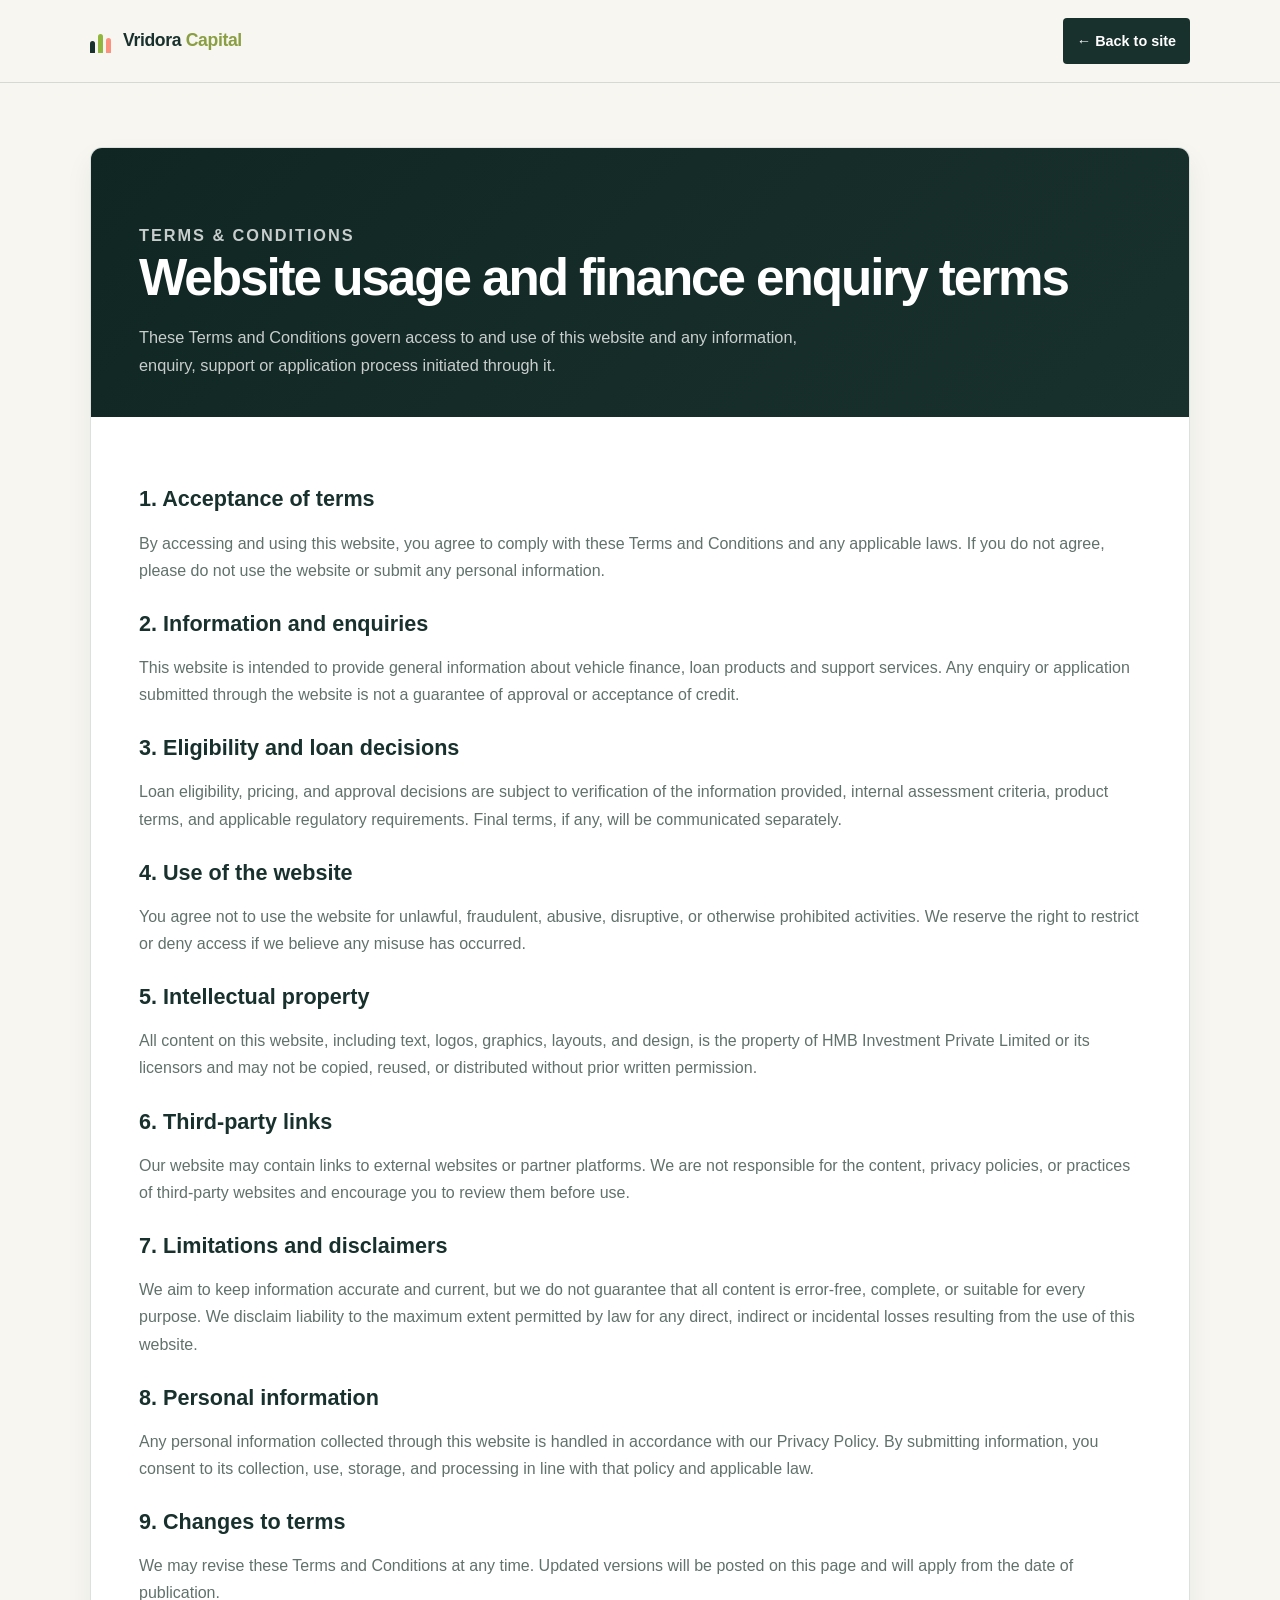
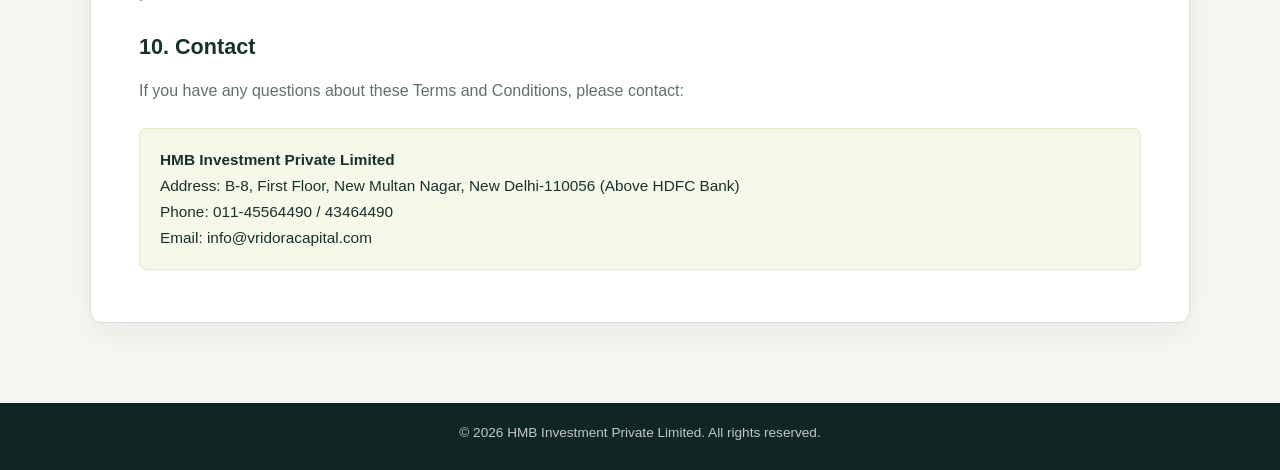
<file: terms-and-conditions/index.html>
<!doctype html>
<html lang="en">
<head>
  <meta charset="UTF-8">
  <meta name="viewport" content="width=device-width, initial-scale=1.0">
  <meta name="description" content="Terms and Conditions for HMB Investment Private Limited vehicle finance enquiries and loan support services.">
  <title>Terms & Conditions | HMB Investment Private Limited</title>
  <style>
    :root {
      --ink: #19312d;
      --muted: #61716c;
      --paper: #f7f6f1;
      --green: #d7f58b;
      --lime: #bde65d;
      --cream: #f1e5c6;
      --line: rgba(25, 49, 45, .15);
      --dark: #102622;
    }

    * { box-sizing: border-box; }
    html { scroll-behavior: smooth; }
    body {
      margin: 0;
      font-family: Arial, Helvetica, sans-serif;
      background: var(--paper);
      color: var(--ink);
      line-height: 1.7;
    }
    a { color: inherit; text-decoration: none; }
    .container { width: min(1100px, calc(100% - 32px)); margin: 0 auto; }
    .site-header {
      position: sticky;
      top: 0;
      z-index: 10;
      background: rgba(247,246,241,.92);
      backdrop-filter: blur(12px);
      border-bottom: 1px solid var(--line);
    }
    .nav {
      display: flex;
      align-items: center;
      justify-content: space-between;
      min-height: 82px;
      gap: 20px;
    }
    .brand {
      display: inline-flex;
      align-items: center;
      gap: 11px;
      font-weight: 700;
      letter-spacing: -.02em;
      font-size: 1.1rem;
    }
    .brand-mark {
      display: flex;
      align-items: flex-end;
      gap: 3px;
      width: 22px;
      height: 23px;
    }
    .brand-mark span {
      display: block;
      width: 5px;
      border-radius: 5px 5px 1px 1px;
      background: var(--ink);
    }
    .brand-mark span:nth-child(1) { height: 12px; }
    .brand-mark span:nth-child(2) { height: 19px; background: #92b73e; }
    .brand-mark span:nth-child(3) { height: 15px; background: #fa927d; }
    .brand b { color: #8a9e42; }
    .back-link {
      display: inline-flex;
      align-items: center;
      gap: 8px;
      background: var(--ink);
      color: #fff;
      padding: 11px 14px;
      border-radius: 4px;
      font-weight: 700;
      font-size: 0.9rem;
    }
    .page-wrap {
      padding: 64px 0 80px;
    }
    .policy-shell {
      background: #fff;
      border: 1px solid var(--line);
      border-radius: 12px;
      box-shadow: 0 12px 28px rgba(25, 49, 45, .06);
      overflow: hidden;
    }
    .policy-header {
      background: linear-gradient(135deg, #102622 0%, #19312d 100%);
      color: #fff;
      padding: 56px 48px 38px;
    }
    .eyebrow {
      margin: 0 0 12px;
      letter-spacing: .12em;
      text-transform: uppercase;
      font-size: .72rem;
      color: var(--green);
      font-weight: 700;
    }
    .policy-header h1 {
      margin: 0;
      font-size: clamp(2.2rem, 4vw, 3.2rem);
      line-height: 1.1;
      letter-spacing: -0.04em;
    }
    .policy-header p {
      margin: 18px 0 0;
      max-width: 700px;
      color: rgba(255,255,255,.77);
      font-size: 1.02rem;
    }
    .policy-body {
      padding: 42px 48px 52px;
    }
    .policy-body h2 {
      margin: 26px 0 12px;
      font-size: 1.35rem;
      line-height: 1.3;
    }
    .policy-body p,
    .policy-body li {
      color: var(--muted);
      font-size: 1rem;
    }
    .policy-body ul {
      padding-left: 20px;
      margin: 0 0 18px;
    }
    .policy-body a {
      color: #245d56;
      font-weight: 700;
    }
    .policy-note {
      margin-top: 24px;
      padding: 18px 20px;
      background: #f6f9ea;
      border: 1px solid rgba(146, 183, 62, 0.2);
      border-radius: 8px;
      color: var(--ink);
      font-size: 0.96rem;
    }
    .footer {
      background: var(--dark);
      color: rgba(255,255,255,.75);
      padding: 18px 0 26px;
      font-size: 0.85rem;
      text-align: center;
    }
    @media (max-width: 700px) {
      .nav { min-height: 72px; }
      .policy-header, .policy-body { padding-left: 22px; padding-right: 22px; }
      .policy-header { padding-top: 38px; }
      .page-wrap { padding-top: 36px; }
    }
  </style>
</head>
<body>
  <header class="site-header">
    <div class="container nav">
      <a href="../index.html" class="brand" aria-label="HMB Investment Private Limited home">
        <span class="brand-mark" aria-hidden="true"><span></span><span></span><span></span></span>
        <span>Vridora <b>Capital</b></span>
      </a>
      <a class="back-link" href="../index.html">← Back to site</a>
    </div>
  </header>

  <main class="page-wrap">
    <div class="container policy-shell">
      <div class="policy-header">
        <p class="eyebrow">Terms & Conditions</p>
        <h1>Website usage and finance enquiry terms</h1>
        <p>These Terms and Conditions govern access to and use of this website and any information, enquiry, support or application process initiated through it.</p>
      </div>

      <div class="policy-body">
        <h2>1. Acceptance of terms</h2>
        <p>By accessing and using this website, you agree to comply with these Terms and Conditions and any applicable laws. If you do not agree, please do not use the website or submit any personal information.</p>

        <h2>2. Information and enquiries</h2>
        <p>This website is intended to provide general information about vehicle finance, loan products and support services. Any enquiry or application submitted through the website is not a guarantee of approval or acceptance of credit.</p>

        <h2>3. Eligibility and loan decisions</h2>
        <p>Loan eligibility, pricing, and approval decisions are subject to verification of the information provided, internal assessment criteria, product terms, and applicable regulatory requirements. Final terms, if any, will be communicated separately.</p>

        <h2>4. Use of the website</h2>
        <p>You agree not to use the website for unlawful, fraudulent, abusive, disruptive, or otherwise prohibited activities. We reserve the right to restrict or deny access if we believe any misuse has occurred.</p>

        <h2>5. Intellectual property</h2>
        <p>All content on this website, including text, logos, graphics, layouts, and design, is the property of HMB Investment Private Limited or its licensors and may not be copied, reused, or distributed without prior written permission.</p>

        <h2>6. Third-party links</h2>
        <p>Our website may contain links to external websites or partner platforms. We are not responsible for the content, privacy policies, or practices of third-party websites and encourage you to review them before use.</p>

        <h2>7. Limitations and disclaimers</h2>
        <p>We aim to keep information accurate and current, but we do not guarantee that all content is error-free, complete, or suitable for every purpose. We disclaim liability to the maximum extent permitted by law for any direct, indirect or incidental losses resulting from the use of this website.</p>

        <h2>8. Personal information</h2>
        <p>Any personal information collected through this website is handled in accordance with our Privacy Policy. By submitting information, you consent to its collection, use, storage, and processing in line with that policy and applicable law.</p>

        <h2>9. Changes to terms</h2>
        <p>We may revise these Terms and Conditions at any time. Updated versions will be posted on this page and will apply from the date of publication.</p>

        <h2>10. Contact</h2>
        <p>If you have any questions about these Terms and Conditions, please contact:</p>

        <div class="policy-note">
          <strong>HMB Investment Private Limited</strong><br>
          Address: B-8, First Floor, New Multan Nagar, New Delhi-110056 (Above HDFC Bank)<br>
          Phone: 011-45564490 / 43464490<br>
          Email: info@vridoracapital.com
        </div>
      </div>
    </div>
  </main>

  <footer class="footer">
    © 2026 HMB Investment Private Limited. All rights reserved.
  </footer>
</body>
</html>
</file>
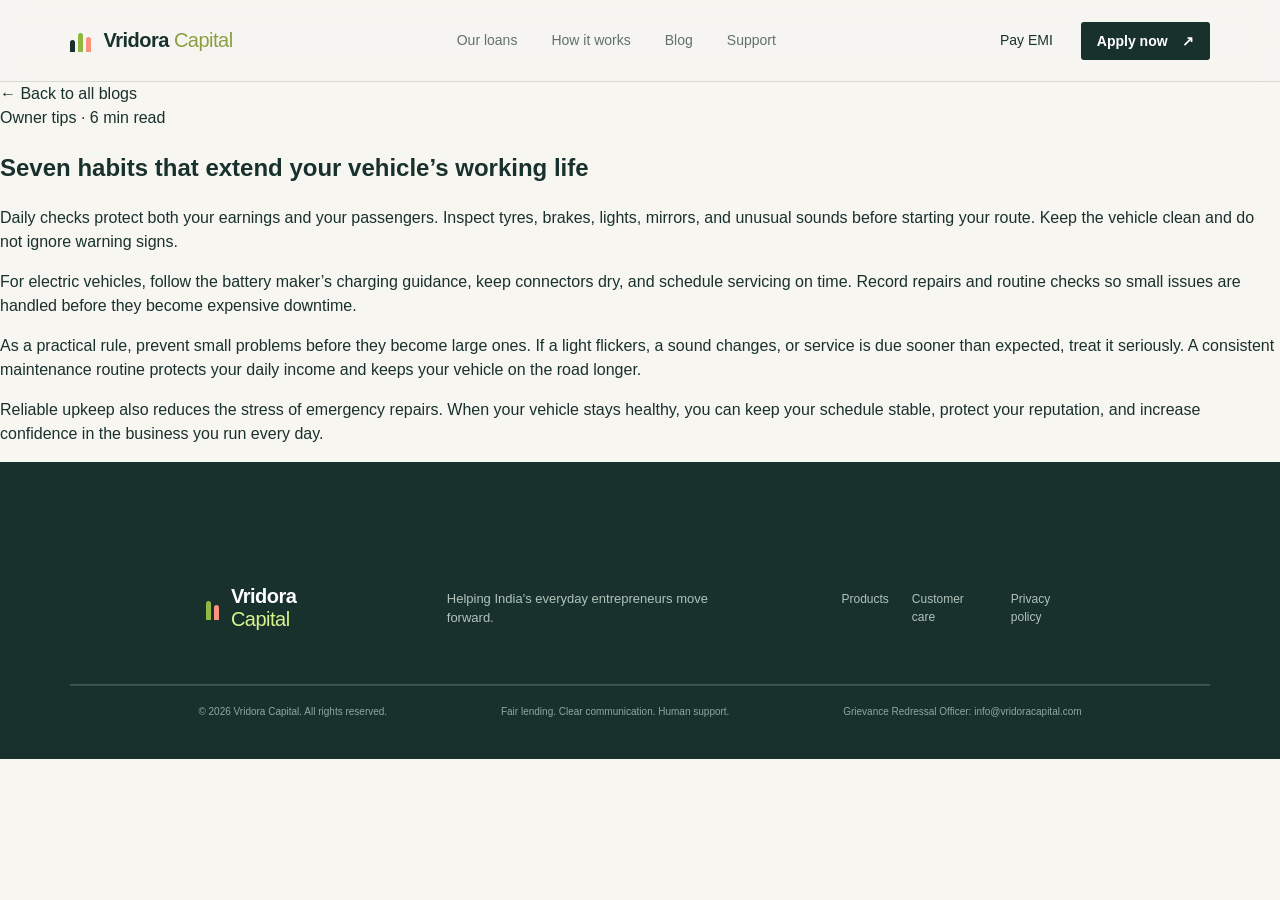
<file: blog/care/index.html>
<!DOCTYPE html>
<html lang="en">
<head>
  <meta charset="UTF-8" />
  <meta name="viewport" content="width=device-width, initial-scale=1.0" />
  <title>Seven habits that extend your vehicle’s working life | Vridora Capital</title>
  <meta name="description" content="Daily checks and smart maintenance protect your earnings and your vehicle." />
  <link rel="stylesheet" href="../../styles.css" />
</head>
<body class="blog-page article-page">
  <header class="site-header">
    <a class="brand" href="../../index.html#top" aria-label="Vridora Capital home">
      <span class="brand-mark" aria-hidden="true"><span></span><span></span><span></span></span>
      <span>Vridora <b>Capital</b></span>
    </a>
    <nav class="main-nav" aria-label="Main navigation">
      <a href="../../index.html#products">Our loans</a>
      <a href="../../index.html#how-it-works">How it works</a>
      <a href="../../blog.html">Blog</a>
      <a href="../../index.html#support">Support</a>
    </nav>
    <div class="header-actions">
      <a class="text-link" href="https://vridoracapital.com/payemi">Pay EMI</a>
      <a class="button button-dark button-small" href="../../index.html#apply">Apply now <span aria-hidden="true">↗</span></a>
    </div>
    <button class="menu-toggle" aria-label="Open menu" aria-expanded="false">☰</button>
  </header>

  <main>
    <section class="article-hero">
      <div class="article-hero-copy">
        <a class="article-back" href="../../blog.html"><span>←</span> Back to all blogs</a>
        <div class="article-meta">Owner tips · 6 min read</div>
        <h1>Seven habits that extend your vehicle’s working life</h1>
      </div>
    </section>

    <article class="article-content">
      <p>Daily checks protect both your earnings and your passengers. Inspect tyres, brakes, lights, mirrors, and unusual sounds before starting your route. Keep the vehicle clean and do not ignore warning signs.</p>
      <p>For electric vehicles, follow the battery maker’s charging guidance, keep connectors dry, and schedule servicing on time. Record repairs and routine checks so small issues are handled before they become expensive downtime.</p>
      <p>As a practical rule, prevent small problems before they become large ones. If a light flickers, a sound changes, or service is due sooner than expected, treat it seriously. A consistent maintenance routine protects your daily income and keeps your vehicle on the road longer.</p>
      <p>Reliable upkeep also reduces the stress of emergency repairs. When your vehicle stays healthy, you can keep your schedule stable, protect your reputation, and increase confidence in the business you run every day.</p>
    </article>
  </main>

  <footer id="footer" class="site-footer">
    <div class="footer-top">
      <a class="brand brand-footer" href="../../index.html#top"><span class="brand-mark" aria-hidden="true"><span></span><span></span><span></span></span><span>Vridora <b>Capital</b></span></a>
      <p>Helping India's everyday entrepreneurs move forward.</p>
      <div class="footer-links">
        <a href="../../index.html#products">Products</a>
        <a href="../../index.html#support">Customer care</a>
        <a href="#footer">Privacy policy</a>
      </div>
    </div>
    <div id="support" class="footer-bottom">
      <span>© 2026 Vridora Capital. All rights reserved.</span>
      <span>Fair lending. Clear communication. Human support.</span>
      <span>Grievance Redressal Officer: info@vridoracapital.com</span>
    </div>
  </footer>
</body>
</html>
</file>
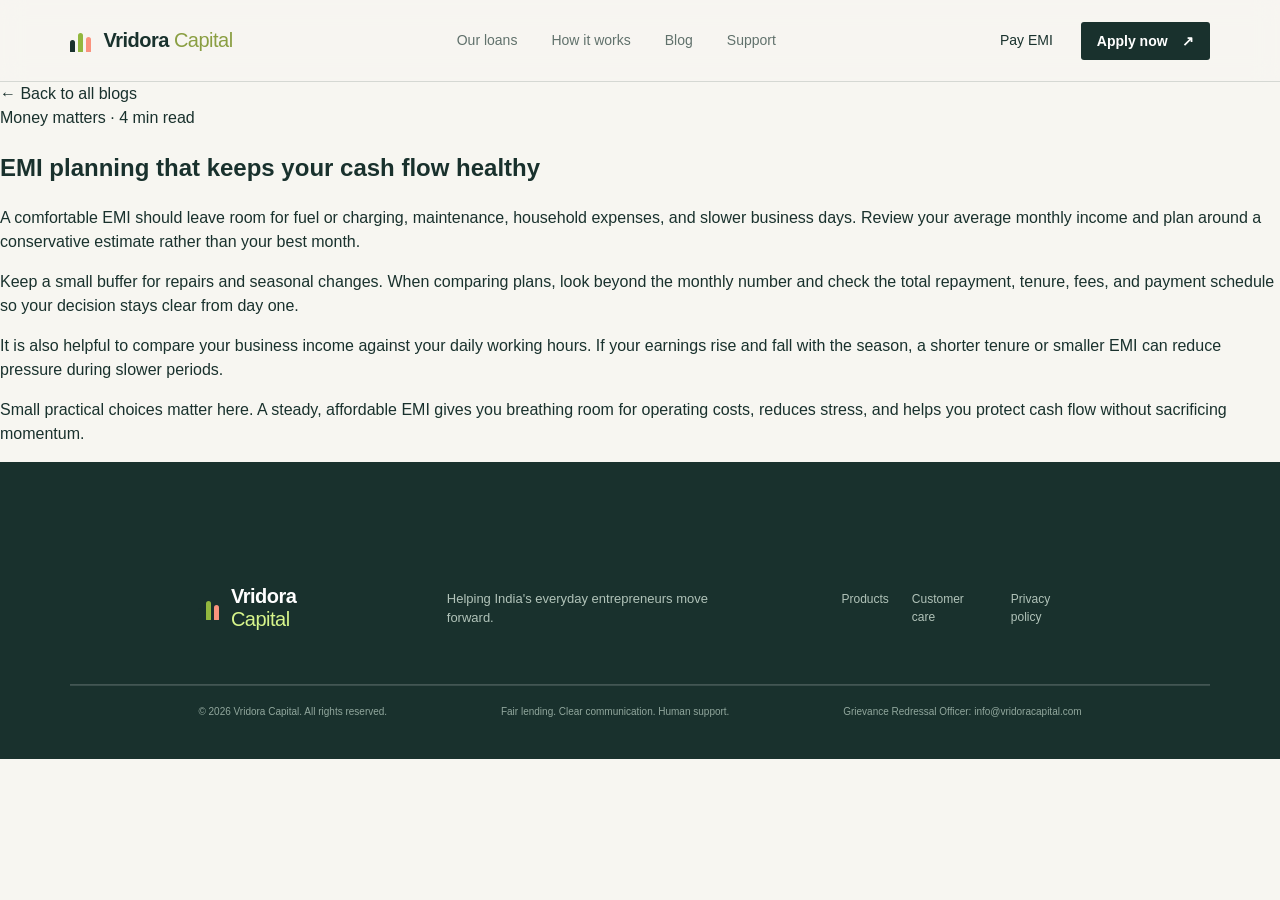
<file: blog/emi/index.html>
<!DOCTYPE html>
<html lang="en">
<head>
  <meta charset="UTF-8" />
  <meta name="viewport" content="width=device-width, initial-scale=1.0" />
  <title>EMI planning that keeps your cash flow healthy | Vridora Capital</title>
  <meta name="description" content="A comfortable EMI should leave room for fuel, maintenance, and slower business days." />
  <link rel="stylesheet" href="../../styles.css" />
</head>
<body class="blog-page article-page">
  <header class="site-header">
    <a class="brand" href="../../index.html#top" aria-label="Vridora Capital home">
      <span class="brand-mark" aria-hidden="true"><span></span><span></span><span></span></span>
      <span>Vridora <b>Capital</b></span>
    </a>
    <nav class="main-nav" aria-label="Main navigation">
      <a href="../../index.html#products">Our loans</a>
      <a href="../../index.html#how-it-works">How it works</a>
      <a href="../../blog.html">Blog</a>
      <a href="../../index.html#support">Support</a>
    </nav>
    <div class="header-actions">
      <a class="text-link" href="https://vridoracapital.com/payemi">Pay EMI</a>
      <a class="button button-dark button-small" href="../../index.html#apply">Apply now <span aria-hidden="true">↗</span></a>
    </div>
    <button class="menu-toggle" aria-label="Open menu" aria-expanded="false">☰</button>
  </header>

  <main>
    <section class="article-hero">
      <div class="article-hero-copy">
        <a class="article-back" href="../../blog.html"><span>←</span> Back to all blogs</a>
        <div class="article-meta">Money matters · 4 min read</div>
        <h1>EMI planning that keeps your cash flow healthy</h1>
      </div>
    </section>

    <article class="article-content">
      <p>A comfortable EMI should leave room for fuel or charging, maintenance, household expenses, and slower business days. Review your average monthly income and plan around a conservative estimate rather than your best month.</p>
      <p>Keep a small buffer for repairs and seasonal changes. When comparing plans, look beyond the monthly number and check the total repayment, tenure, fees, and payment schedule so your decision stays clear from day one.</p>
      <p>It is also helpful to compare your business income against your daily working hours. If your earnings rise and fall with the season, a shorter tenure or smaller EMI can reduce pressure during slower periods.</p>
      <p>Small practical choices matter here. A steady, affordable EMI gives you breathing room for operating costs, reduces stress, and helps you protect cash flow without sacrificing momentum.</p>
    </article>
  </main>

  <footer id="footer" class="site-footer">
    <div class="footer-top">
      <a class="brand brand-footer" href="../../index.html#top"><span class="brand-mark" aria-hidden="true"><span></span><span></span><span></span></span><span>Vridora <b>Capital</b></span></a>
      <p>Helping India's everyday entrepreneurs move forward.</p>
      <div class="footer-links">
        <a href="../../index.html#products">Products</a>
        <a href="../../index.html#support">Customer care</a>
        <a href="#footer">Privacy policy</a>
      </div>
    </div>
    <div id="support" class="footer-bottom">
      <span>© 2026 Vridora Capital. All rights reserved.</span>
      <span>Fair lending. Clear communication. Human support.</span>
      <span>Grievance Redressal Officer: info@vridoracapital.com</span>
    </div>
  </footer>
</body>
</html>
</file>
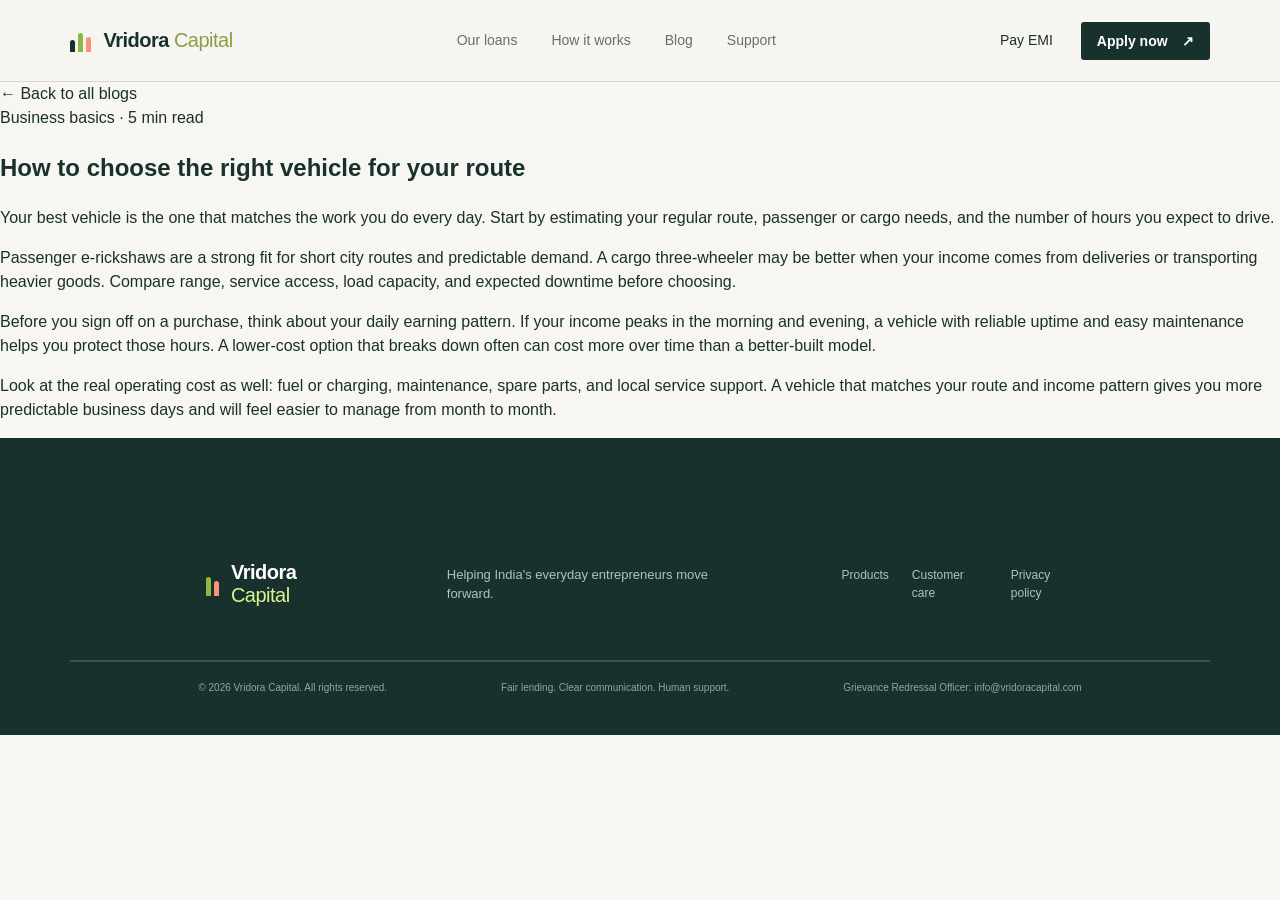
<file: blog/vehicle/index.html>
<!DOCTYPE html>
<html lang="en">
<head>
  <meta charset="UTF-8" />
  <meta name="viewport" content="width=device-width, initial-scale=1.0" />
  <title>How to choose the right vehicle for your route | Vridora Capital</title>
  <meta name="description" content="Your best vehicle is the one that matches the work you do every day." />
  <link rel="stylesheet" href="../../styles.css" />
</head>
<body class="blog-page article-page">
  <header class="site-header">
    <a class="brand" href="../../index.html#top" aria-label="Vridora Capital home">
      <span class="brand-mark" aria-hidden="true"><span></span><span></span><span></span></span>
      <span>Vridora <b>Capital</b></span>
    </a>
    <nav class="main-nav" aria-label="Main navigation">
      <a href="../../index.html#products">Our loans</a>
      <a href="../../index.html#how-it-works">How it works</a>
      <a href="../../blog.html">Blog</a>
      <a href="../../index.html#support">Support</a>
    </nav>
    <div class="header-actions">
      <a class="text-link" href="https://vridoracapital.com/payemi">Pay EMI</a>
      <a class="button button-dark button-small" href="../../index.html#apply">Apply now <span aria-hidden="true">↗</span></a>
    </div>
    <button class="menu-toggle" aria-label="Open menu" aria-expanded="false">☰</button>
  </header>

  <main>
    <section class="article-hero">
      <div class="article-hero-copy">
        <a class="article-back" href="../../blog.html"><span>←</span> Back to all blogs</a>
        <div class="article-meta">Business basics · 5 min read</div>
        <h1>How to choose the right vehicle for your route</h1>
      </div>
    </section>

    <article class="article-content">
      <p>Your best vehicle is the one that matches the work you do every day. Start by estimating your regular route, passenger or cargo needs, and the number of hours you expect to drive.</p>
      <p>Passenger e-rickshaws are a strong fit for short city routes and predictable demand. A cargo three-wheeler may be better when your income comes from deliveries or transporting heavier goods. Compare range, service access, load capacity, and expected downtime before choosing.</p>
      <p>Before you sign off on a purchase, think about your daily earning pattern. If your income peaks in the morning and evening, a vehicle with reliable uptime and easy maintenance helps you protect those hours. A lower-cost option that breaks down often can cost more over time than a better-built model.</p>
      <p>Look at the real operating cost as well: fuel or charging, maintenance, spare parts, and local service support. A vehicle that matches your route and income pattern gives you more predictable business days and will feel easier to manage from month to month.</p>
    </article>
  </main>

  <footer id="footer" class="site-footer">
    <div class="footer-top">
      <a class="brand brand-footer" href="../../index.html#top"><span class="brand-mark" aria-hidden="true"><span></span><span></span><span></span></span><span>Vridora <b>Capital</b></span></a>
      <p>Helping India's everyday entrepreneurs move forward.</p>
      <div class="footer-links">
        <a href="../../index.html#products">Products</a>
        <a href="../../index.html#support">Customer care</a>
        <a href="#footer">Privacy policy</a>
      </div>
    </div>
    <div id="support" class="footer-bottom">
      <span>© 2026 Vridora Capital. All rights reserved.</span>
      <span>Fair lending. Clear communication. Human support.</span>
      <span>Grievance Redressal Officer: info@vridoracapital.com</span>
    </div>
  </footer>
</body>
</html>
</file>
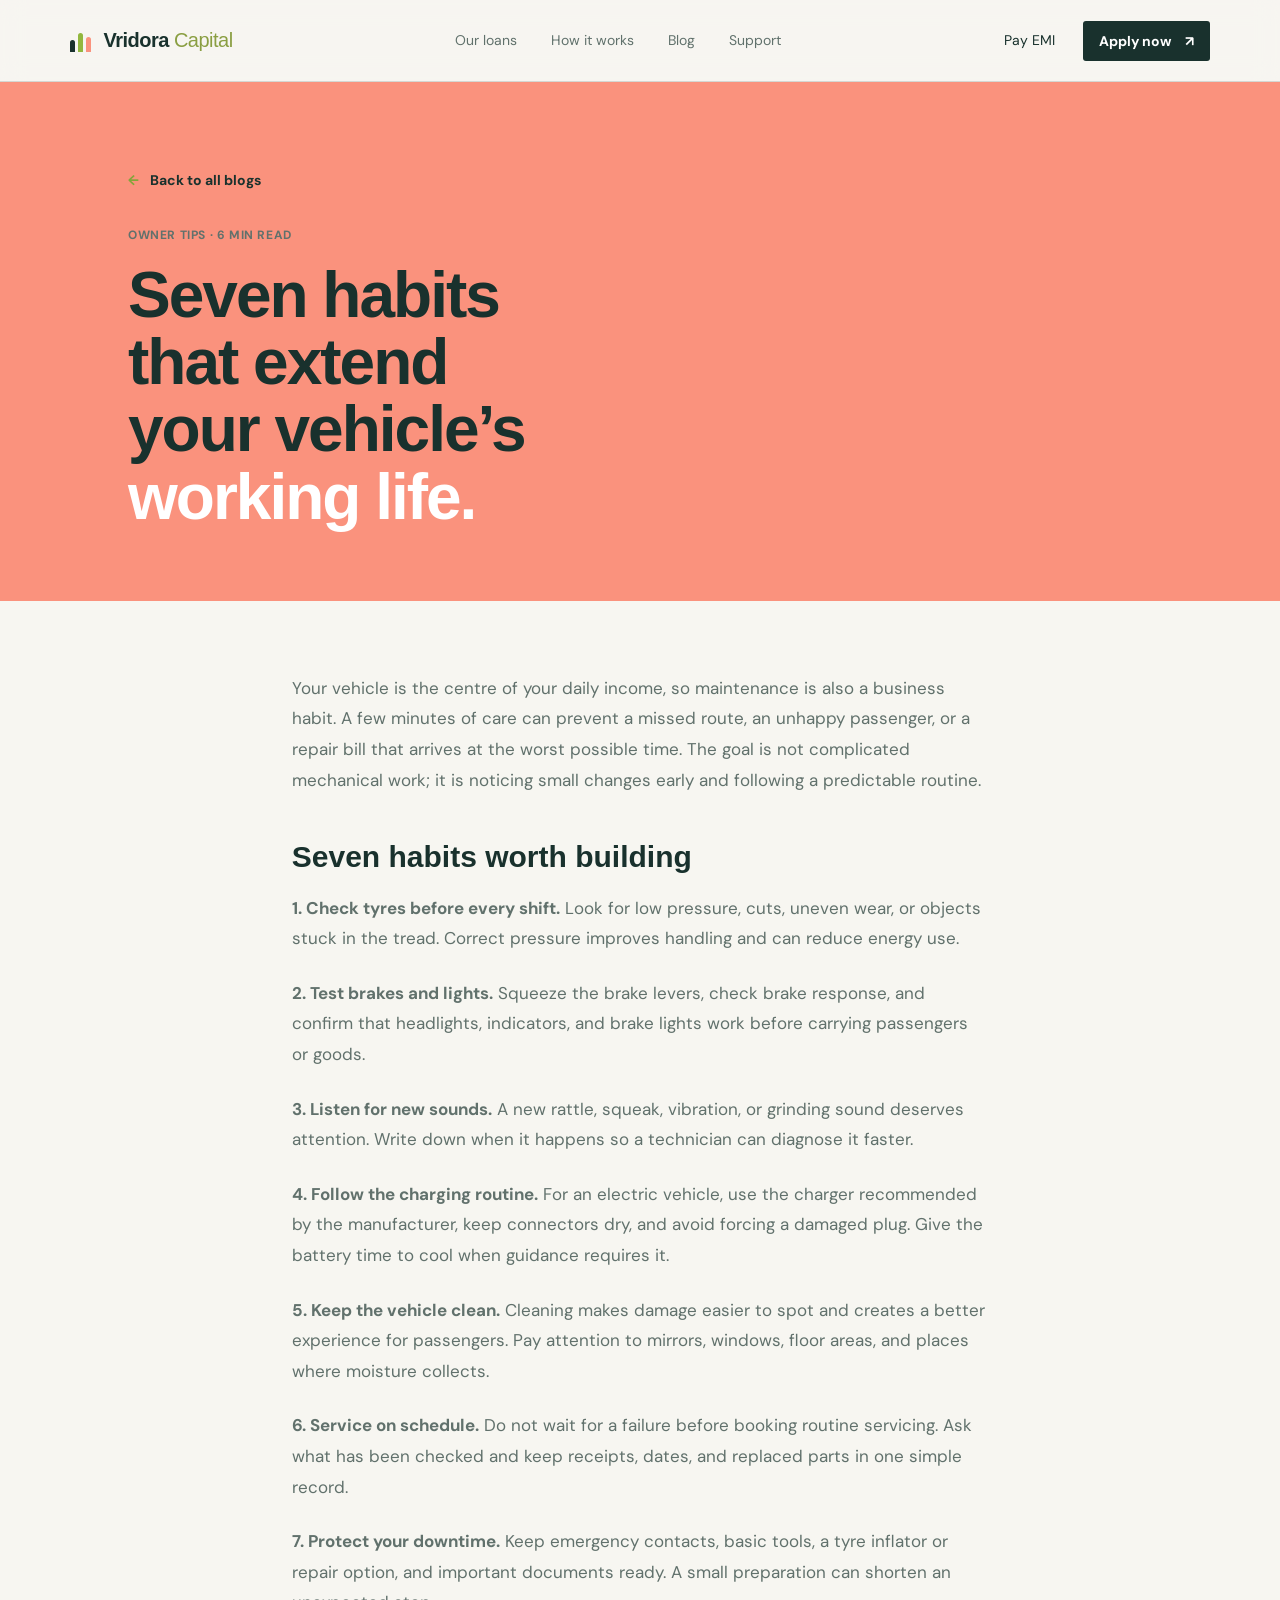
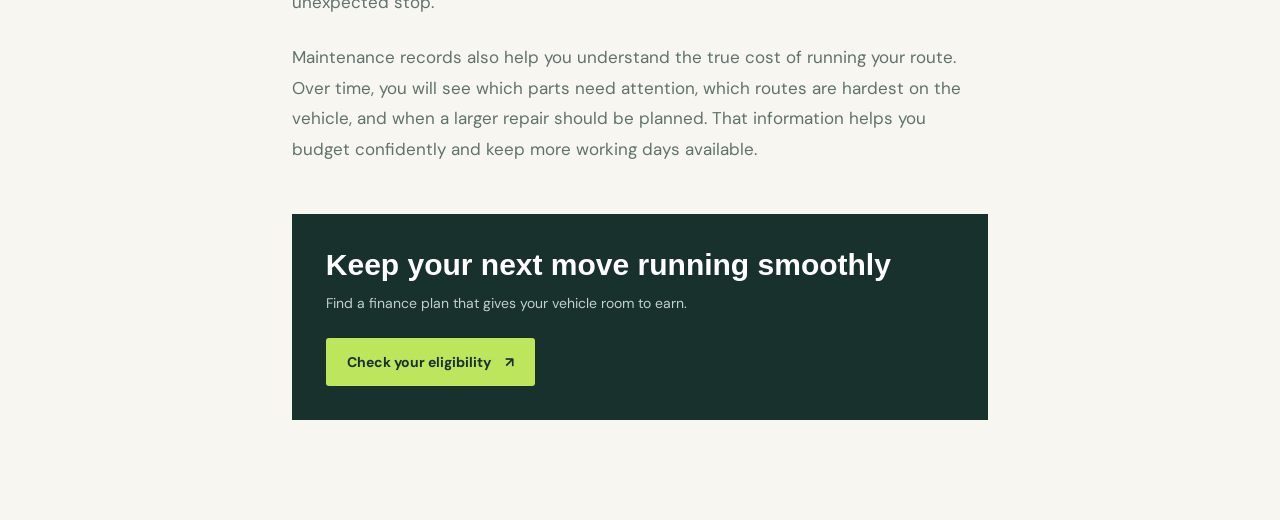
<file: blog-care.html>
<!doctype html>
<html lang="en">
<head>
  <meta charset="UTF-8"><meta name="viewport" content="width=device-width, initial-scale=1.0">
  <meta name="description" content="Seven practical maintenance habits for e-rickshaw and three-wheeler owners.">
  <meta name="robots" content="index,follow,max-image-preview:large"><link rel="canonical" href="https://vridoracapital.com/blog-care.html"><meta property="og:type" content="article"><meta property="og:site_name" content="Vridora Capital"><meta property="og:title" content="E-rickshaw and three-wheeler maintenance guide | Vridora Capital"><meta property="og:description" content="Seven practical maintenance habits that protect vehicle uptime and daily earning capacity."><meta property="og:url" content="https://vridoracapital.com/blog-care.html"><meta name="twitter:card" content="summary">
  <title>E-rickshaw and Three-wheeler Maintenance Guide | Vridora Capital</title>
  <link rel="preconnect" href="https://fonts.googleapis.com"><link rel="preconnect" href="https://fonts.gstatic.com" crossorigin>
  <link href="https://fonts.googleapis.com/css2?family=DM+Sans:wght@400;500;600;700&display=swap" rel="stylesheet"><link rel="stylesheet" href="styles.css">
  <style>
    .article-page{background:var(--paper)}.article-hero{display:grid;grid-template-columns:1fr 1fr;min-height:430px;background:var(--coral)}.article-hero-copy{padding:86px 8vw 70px 10vw;align-self:center}.article-hero h1{font:600 clamp(42px,5vw,72px)/1.05 'Space Grotesk',sans-serif;letter-spacing:-2px;margin:18px 0 0}.article-hero h1 em{font-style:normal;color:#fff}.article-hero-image{min-height:430px;background:url('https://images.unsplash.com/photo-1492144534655-ae79c964c9d7?auto=format&fit=crop&w=1400&q=85') center/cover}.article-layout{max-width:850px;margin:0 auto;padding:72px 6vw 100px}.article-meta{color:var(--muted);font-size:12px;font-weight:700;letter-spacing:.6px;text-transform:uppercase}.article-layout p{color:var(--muted);font-size:17px;line-height:1.8;margin:0 0 24px}.article-layout h2{font:600 30px/1.15 'Space Grotesk',sans-serif;margin:45px 0 18px}.article-back{display:inline-block;margin-bottom:35px;color:var(--ink);font-size:14px;font-weight:700}.article-back span{color:#83a43a;margin-right:8px}.article-cta{margin-top:50px;padding:34px;background:var(--ink);color:#fff}.article-cta p{color:#c1d0ca;font-size:14px;margin:8px 0 22px}.article-cta h2{color:#fff;margin:0}.article-cta .button{display:inline-flex}@media(max-width:800px){.article-hero{display:block}.article-hero-copy{padding:60px 6vw 48px}.article-hero-image{min-height:260px}.article-layout{padding-top:48px}.article-layout p{font-size:16px}}
  </style>
</head>
<body class="article-page">
  <header class="site-header"><a class="brand" href="index.html#top" aria-label="Vridora Capital home"><span class="brand-mark" aria-hidden="true"><span></span><span></span><span></span></span><span>Vridora <b>Capital</b></span></a><nav class="main-nav" aria-label="Main navigation"><a href="index.html#products">Our loans</a><a href="index.html#how-it-works">How it works</a><a href="blog.html">Blog</a><a href="index.html#support">Support</a></nav><div class="header-actions"><a class="text-link" href="https://vridoracapital.com/payemi">Pay EMI</a><a class="button button-dark button-small" href="index.html#apply">Apply now <span aria-hidden="true">↗</span></a></div></header>
   <main><section class="article-hero"><div class="article-hero-copy"><a class="article-back" href="blog.html"><span>←</span> Back to all blogs</a><div class="article-meta">Owner tips · 6 min read</div><h1>Seven habits that extend your vehicle’s <em>working life.</em></h1></div><div class="article-hero-image" role="img" aria-label="A well-maintained vehicle on the road"></div></section><article class="article-layout"><p>Your vehicle is the centre of your daily income, so maintenance is also a business habit. A few minutes of care can prevent a missed route, an unhappy passenger, or a repair bill that arrives at the worst possible time. The goal is not complicated mechanical work; it is noticing small changes early and following a predictable routine.</p><h2>Seven habits worth building</h2><p><strong>1. Check tyres before every shift.</strong> Look for low pressure, cuts, uneven wear, or objects stuck in the tread. Correct pressure improves handling and can reduce energy use.</p><p><strong>2. Test brakes and lights.</strong> Squeeze the brake levers, check brake response, and confirm that headlights, indicators, and brake lights work before carrying passengers or goods.</p><p><strong>3. Listen for new sounds.</strong> A new rattle, squeak, vibration, or grinding sound deserves attention. Write down when it happens so a technician can diagnose it faster.</p><p><strong>4. Follow the charging routine.</strong> For an electric vehicle, use the charger recommended by the manufacturer, keep connectors dry, and avoid forcing a damaged plug. Give the battery time to cool when guidance requires it.</p><p><strong>5. Keep the vehicle clean.</strong> Cleaning makes damage easier to spot and creates a better experience for passengers. Pay attention to mirrors, windows, floor areas, and places where moisture collects.</p><p><strong>6. Service on schedule.</strong> Do not wait for a failure before booking routine servicing. Ask what has been checked and keep receipts, dates, and replaced parts in one simple record.</p><p><strong>7. Protect your downtime.</strong> Keep emergency contacts, basic tools, a tyre inflator or repair option, and important documents ready. A small preparation can shorten an unexpected stop.</p><p>Maintenance records also help you understand the true cost of running your route. Over time, you will see which parts need attention, which routes are hardest on the vehicle, and when a larger repair should be planned. That information helps you budget confidently and keep more working days available.</p><div class="article-cta"><h2>Keep your next move running smoothly</h2><p>Find a finance plan that gives your vehicle room to earn.</p><a class="button button-primary" href="https://vridoracapital.roopya.money/customer/personal_loan/a4e692d6381b9b3e0a1830a6c4f7581b6089aa571a8c70dd5f9ea22d3ce3181a/eb27b624defa133f8cc53a14f0de5beb65acaf1b0adde6f87955280afadc10fd" target="_blank" rel="noopener">Check your eligibility <span aria-hidden="true">↗</span></a></div></article></main>
<script>document.querySelectorAll('a[href*="#apply"]').forEach((link) => link.addEventListener('click', (event) => { event.preventDefault(); window.open('https://vridoracapital.roopya.money/customer/personal_loan/a4e692d6381b9b3e0a1830a6c4f7581b6089aa571a8c70dd5f9ea22d3ce3181a/eb27b624defa133f8cc53a14f0de5beb65acaf1b0adde6f87955280afadc10fd', '_blank', 'noopener'); }));</script>
</body>
</html>
</file>
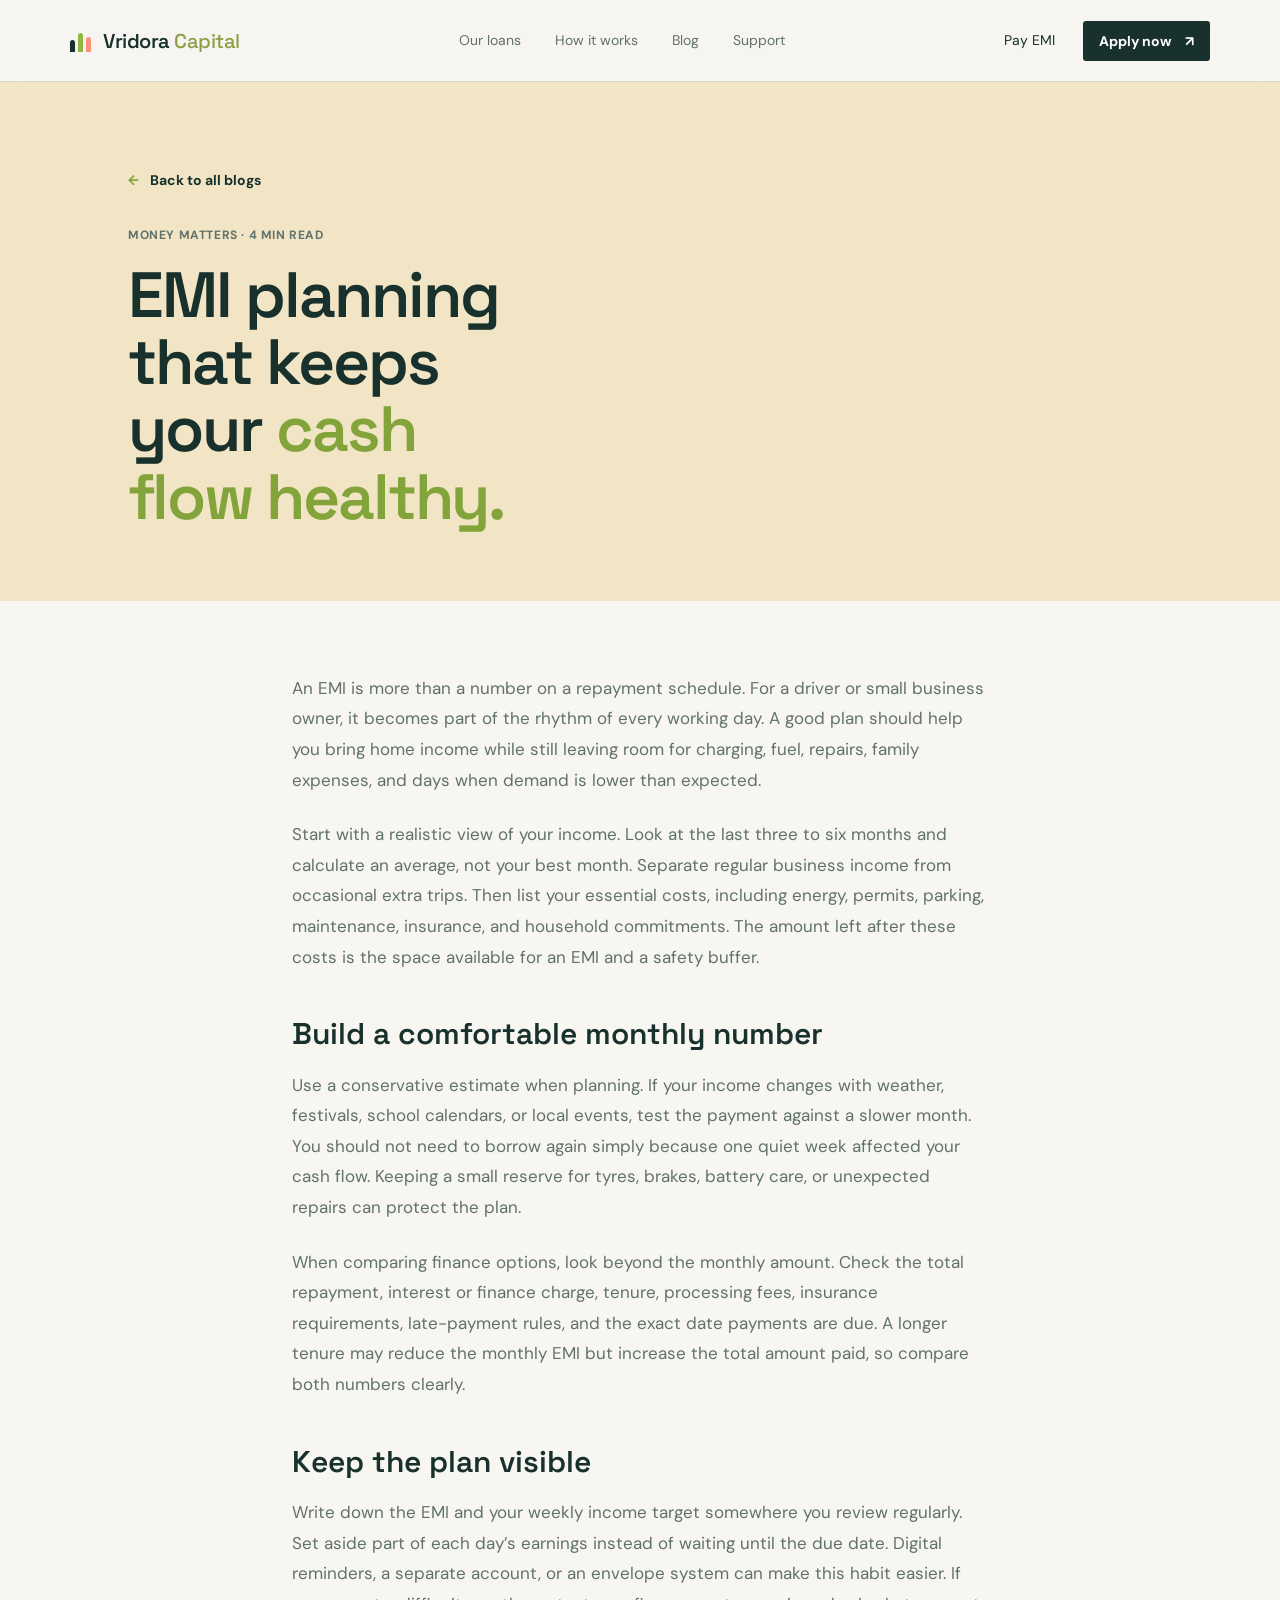
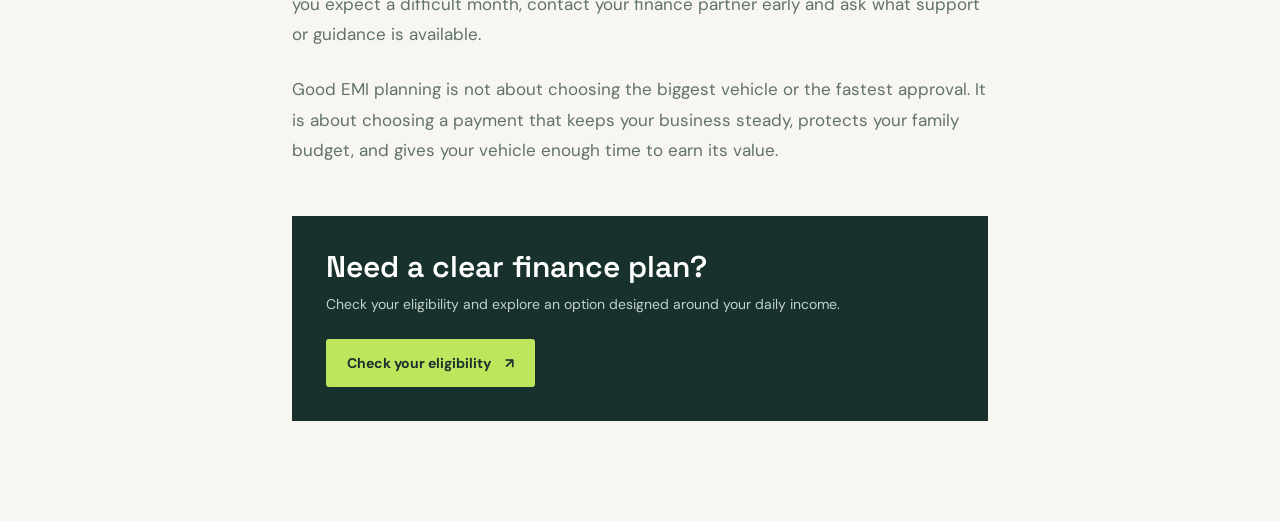
<file: blog-emi.html>
<!doctype html>
<html lang="en">
<head>
  <meta charset="UTF-8"><meta name="viewport" content="width=device-width, initial-scale=1.0">
  <meta name="description" content="A practical guide to planning an EMI that protects your daily business cash flow.">
  <meta name="robots" content="index,follow,max-image-preview:large"><link rel="canonical" href="https://vridoracapital.com/blog-emi.html"><meta property="og:type" content="article"><meta property="og:site_name" content="Vridora Capital"><meta property="og:title" content="EMI planning for e-rickshaw and three-wheeler owners | Vridora Capital"><meta property="og:description" content="Plan a comfortable vehicle-loan EMI around charging, maintenance, household costs and slower business days."><meta property="og:url" content="https://vridoracapital.com/blog-emi.html"><meta name="twitter:card" content="summary">
  <title>EMI Planning for Vehicle Loans | Vridora Capital</title>
  <link rel="preconnect" href="https://fonts.googleapis.com"><link rel="preconnect" href="https://fonts.gstatic.com" crossorigin>
  <link href="https://fonts.googleapis.com/css2?family=DM+Sans:wght@400;500;600;700&family=Space+Grotesk:wght@500;600;700&display=swap" rel="stylesheet"><link rel="stylesheet" href="styles.css">
  <style>
    .article-page{background:var(--paper)}.article-hero{display:grid;grid-template-columns:1fr 1fr;min-height:430px;background:var(--cream)}.article-hero-copy{padding:86px 8vw 70px 10vw;align-self:center}.article-hero h1{font:600 clamp(42px,5vw,72px)/1.05 'Space Grotesk',sans-serif;letter-spacing:-2px;margin:18px 0 0}.article-hero h1 em{font-style:normal;color:#83a43a}.article-hero-image{min-height:430px;background:url('https://images.unsplash.com/photo-1554224155-6726b3ff858f?auto=format&fit=crop&w=1400&q=85') center/cover}.article-layout{max-width:850px;margin:0 auto;padding:72px 6vw 100px}.article-meta{color:var(--muted);font-size:12px;font-weight:700;letter-spacing:.6px;text-transform:uppercase}.article-layout p{color:var(--muted);font-size:17px;line-height:1.8;margin:0 0 24px}.article-layout h2{font:600 30px/1.15 'Space Grotesk',sans-serif;margin:45px 0 18px}.article-back{display:inline-block;margin-bottom:35px;color:var(--ink);font-size:14px;font-weight:700}.article-back span{color:#83a43a;margin-right:8px}.article-cta{margin-top:50px;padding:34px;background:var(--ink);color:#fff}.article-cta p{color:#c1d0ca;font-size:14px;margin:8px 0 22px}.article-cta h2{color:#fff;margin:0}.article-cta .button{display:inline-flex}@media(max-width:800px){.article-hero{display:block}.article-hero-copy{padding:60px 6vw 48px}.article-hero-image{min-height:260px}.article-layout{padding-top:48px}.article-layout p{font-size:16px}}
  </style>
</head>
<body class="article-page">
  <header class="site-header"><a class="brand" href="index.html#top" aria-label="Vridora Capital home"><span class="brand-mark" aria-hidden="true"><span></span><span></span><span></span></span><span>Vridora <b>Capital</b></span></a><nav class="main-nav" aria-label="Main navigation"><a href="index.html#products">Our loans</a><a href="index.html#how-it-works">How it works</a><a href="blog.html">Blog</a><a href="index.html#support">Support</a></nav><div class="header-actions"><a class="text-link" href="https://vridoracapital.com/payemi">Pay EMI</a><a class="button button-dark button-small" href="index.html#apply">Apply now <span aria-hidden="true">↗</span></a></div></header>
  <main><section class="article-hero"><div class="article-hero-copy"><a class="article-back" href="blog.html"><span>←</span> Back to all blogs</a><div class="article-meta">Money matters · 4 min read</div><h1>EMI planning that keeps your <em>cash flow healthy.</em></h1></div><div class="article-hero-image" role="img" aria-label="A person reviewing business finances"></div></section><article class="article-layout"><p>An EMI is more than a number on a repayment schedule. For a driver or small business owner, it becomes part of the rhythm of every working day. A good plan should help you bring home income while still leaving room for charging, fuel, repairs, family expenses, and days when demand is lower than expected.</p><p>Start with a realistic view of your income. Look at the last three to six months and calculate an average, not your best month. Separate regular business income from occasional extra trips. Then list your essential costs, including energy, permits, parking, maintenance, insurance, and household commitments. The amount left after these costs is the space available for an EMI and a safety buffer.</p><h2>Build a comfortable monthly number</h2><p>Use a conservative estimate when planning. If your income changes with weather, festivals, school calendars, or local events, test the payment against a slower month. You should not need to borrow again simply because one quiet week affected your cash flow. Keeping a small reserve for tyres, brakes, battery care, or unexpected repairs can protect the plan.</p><p>When comparing finance options, look beyond the monthly amount. Check the total repayment, interest or finance charge, tenure, processing fees, insurance requirements, late-payment rules, and the exact date payments are due. A longer tenure may reduce the monthly EMI but increase the total amount paid, so compare both numbers clearly.</p><h2>Keep the plan visible</h2><p>Write down the EMI and your weekly income target somewhere you review regularly. Set aside part of each day’s earnings instead of waiting until the due date. Digital reminders, a separate account, or an envelope system can make this habit easier. If you expect a difficult month, contact your finance partner early and ask what support or guidance is available.</p><p>Good EMI planning is not about choosing the biggest vehicle or the fastest approval. It is about choosing a payment that keeps your business steady, protects your family budget, and gives your vehicle enough time to earn its value.</p><div class="article-cta"><h2>Need a clear finance plan?</h2><p>Check your eligibility and explore an option designed around your daily income.</p><a class="button button-primary" href="index.html#apply">Check your eligibility <span aria-hidden="true">↗</span></a></div></article></main>
<script>document.querySelectorAll('a[href*="#apply"]').forEach((link) => link.addEventListener('click', (event) => { event.preventDefault(); window.open('https://vridoracapital.roopya.money/customer/personal_loan/a4e692d6381b9b3e0a1830a6c4f7581b6089aa571a8c70dd5f9ea22d3ce3181a/eb27b624defa133f8cc53a14f0de5beb65acaf1b0adde6f87955280afadc10fd', '_blank', 'noopener'); }));</script>
</body>
</html>
</file>
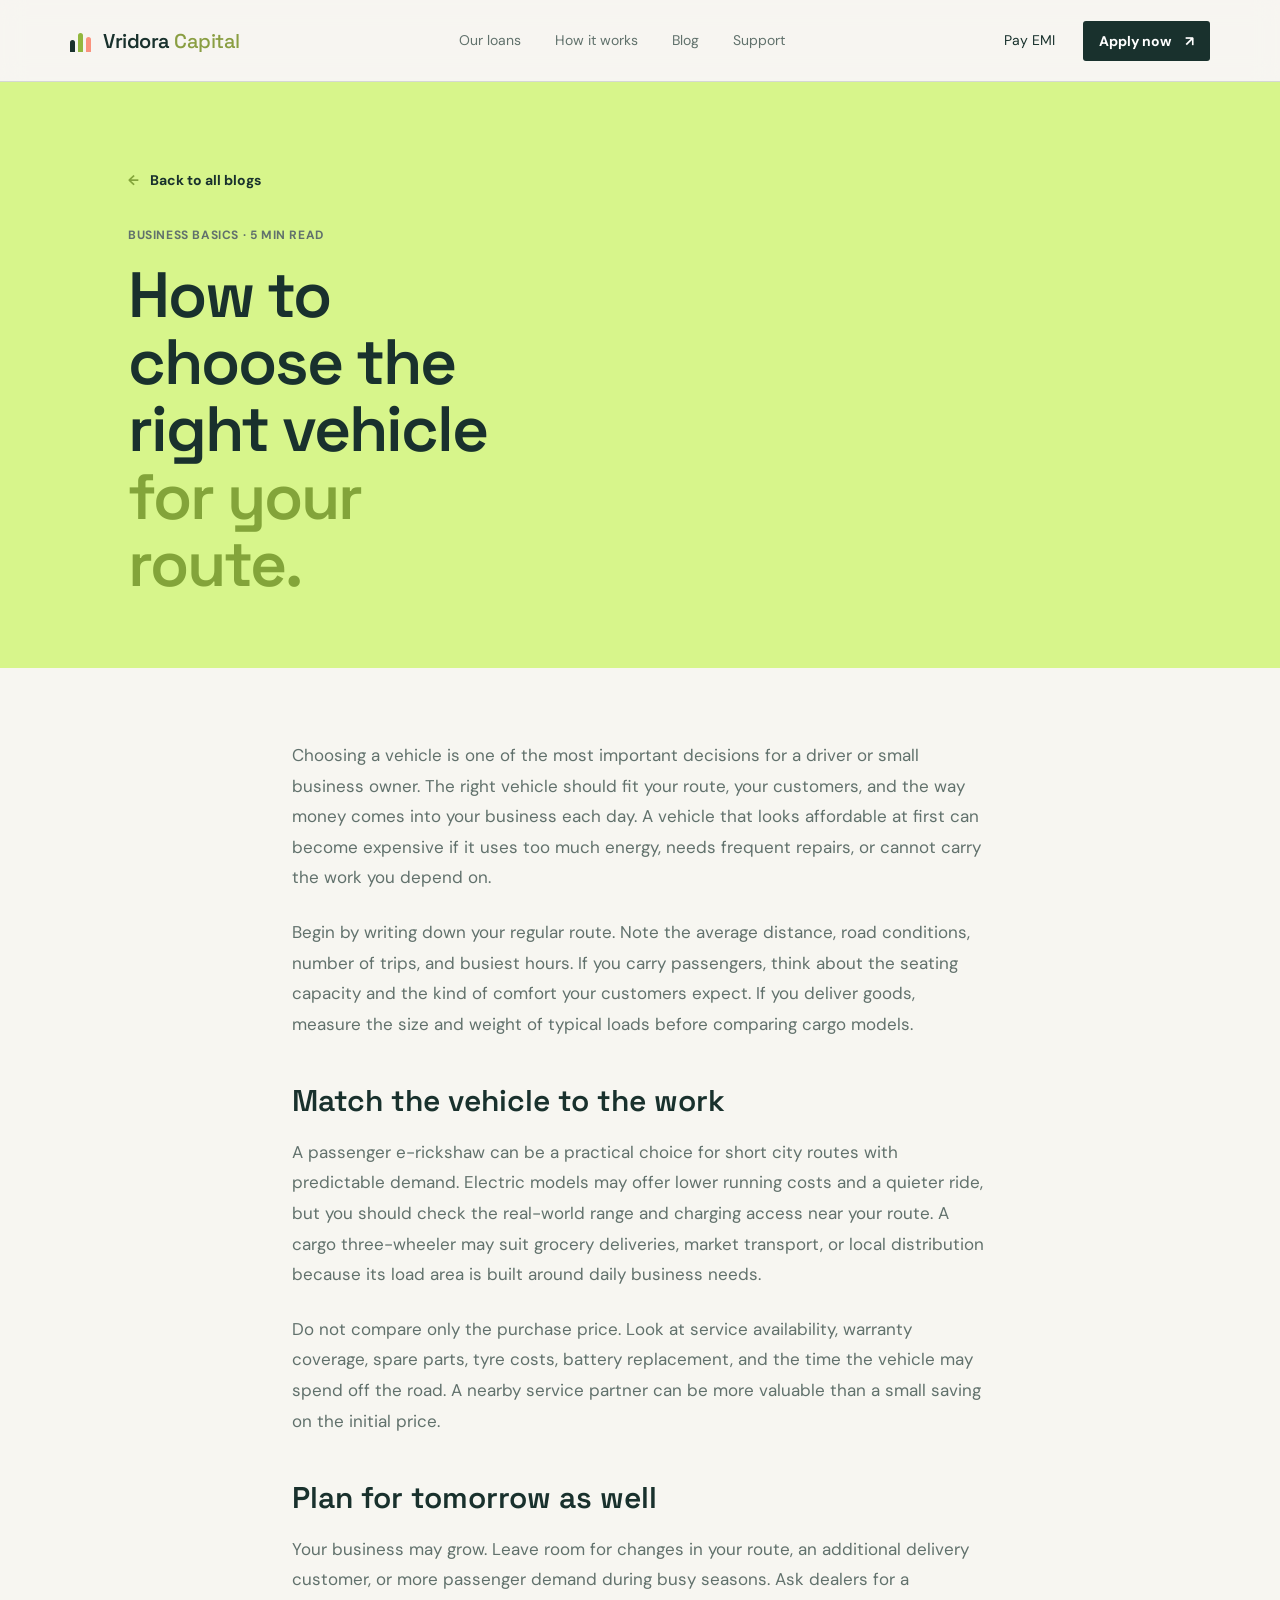
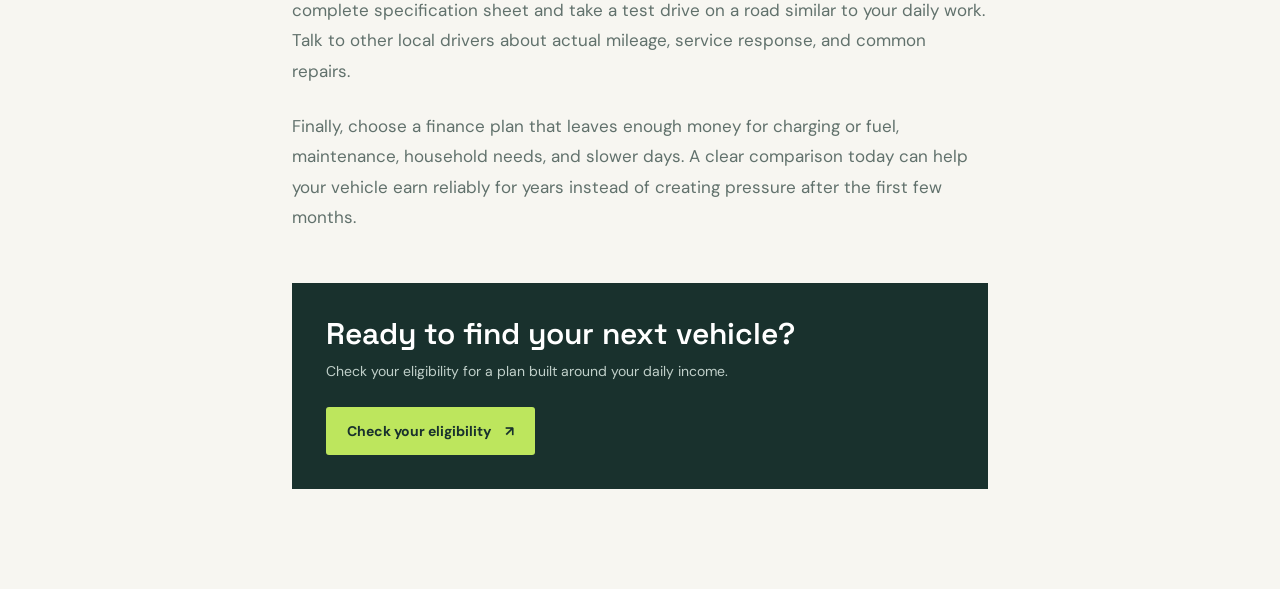
<file: blog-vehicle.html>
<!doctype html>
<html lang="en">
<head>
  <meta charset="UTF-8"><meta name="viewport" content="width=device-width, initial-scale=1.0">
  <meta name="description" content="How to choose the right e-rickshaw or three-wheeler for your daily route.">
  <meta name="robots" content="index,follow,max-image-preview:large"><link rel="canonical" href="https://vridoracapital.com/blog-vehicle.html"><meta property="og:type" content="article"><meta property="og:site_name" content="Vridora Capital"><meta property="og:title" content="How to choose the right e-rickshaw or three-wheeler | Vridora Capital"><meta property="og:description" content="Compare vehicle range, route fit, service access and running costs before choosing your working vehicle."><meta property="og:url" content="https://vridoracapital.com/blog-vehicle.html"><meta name="twitter:card" content="summary">
  <title>How to Choose an E-rickshaw or Three-wheeler | Vridora Capital</title>
  <link rel="preconnect" href="https://fonts.googleapis.com"><link rel="preconnect" href="https://fonts.gstatic.com" crossorigin>
  <link href="https://fonts.googleapis.com/css2?family=DM+Sans:wght@400;500;600;700&family=Space+Grotesk:wght@500;600;700&display=swap" rel="stylesheet"><link rel="stylesheet" href="styles.css">
  <style>
    .article-page{background:var(--paper)}.article-hero{display:grid;grid-template-columns:1fr 1fr;min-height:430px;background:var(--green)}.article-hero-copy{padding:86px 8vw 70px 10vw;align-self:center}.article-hero h1{font:600 clamp(42px,5vw,72px)/1.05 'Space Grotesk',sans-serif;letter-spacing:-2px;margin:18px 0 0}.article-hero h1 em{font-style:normal;color:#83a43a}.article-hero-image{min-height:430px;background:url('https://images.unsplash.com/photo-1544620347-c4fd4a3d5957?auto=format&fit=crop&w=1400&q=85') center/cover}.article-layout{max-width:850px;margin:0 auto;padding:72px 6vw 100px}.article-meta{color:var(--muted);font-size:12px;font-weight:700;letter-spacing:.6px;text-transform:uppercase}.article-layout p{color:var(--muted);font-size:17px;line-height:1.8;margin:0 0 24px}.article-layout h2{font:600 30px/1.15 'Space Grotesk',sans-serif;margin:45px 0 18px}.article-back{display:inline-block;margin-bottom:35px;color:var(--ink);font-size:14px;font-weight:700}.article-back span{color:#83a43a;margin-right:8px}.article-cta{margin-top:50px;padding:34px;background:var(--ink);color:#fff}.article-cta p{color:#c1d0ca;font-size:14px;margin:8px 0 22px}.article-cta h2{color:#fff;margin:0}.article-cta .button{display:inline-flex}@media(max-width:800px){.article-hero{display:block}.article-hero-copy{padding:60px 6vw 48px}.article-hero-image{min-height:260px}.article-layout{padding-top:48px}.article-layout p{font-size:16px}}
  </style>
</head>
<body class="article-page">
  <header class="site-header"><a class="brand" href="index.html#top" aria-label="Vridora Capital home"><span class="brand-mark" aria-hidden="true"><span></span><span></span><span></span></span><span>Vridora <b>Capital</b></span></a><nav class="main-nav" aria-label="Main navigation"><a href="index.html#products">Our loans</a><a href="index.html#how-it-works">How it works</a><a href="blog.html">Blog</a><a href="index.html#support">Support</a></nav><div class="header-actions"><a class="text-link" href="https://vridoracapital.com/payemi">Pay EMI</a><a class="button button-dark button-small" href="index.html#apply">Apply now <span aria-hidden="true">↗</span></a></div></header>
  <main><section class="article-hero"><div class="article-hero-copy"><a class="article-back" href="blog.html"><span>←</span> Back to all blogs</a><div class="article-meta">Business basics · 5 min read</div><h1>How to choose the right vehicle <em>for your route.</em></h1></div><div class="article-hero-image" role="img" aria-label="A busy city road with public transport"></div></section><article class="article-layout"><p>Choosing a vehicle is one of the most important decisions for a driver or small business owner. The right vehicle should fit your route, your customers, and the way money comes into your business each day. A vehicle that looks affordable at first can become expensive if it uses too much energy, needs frequent repairs, or cannot carry the work you depend on.</p><p>Begin by writing down your regular route. Note the average distance, road conditions, number of trips, and busiest hours. If you carry passengers, think about the seating capacity and the kind of comfort your customers expect. If you deliver goods, measure the size and weight of typical loads before comparing cargo models.</p><h2>Match the vehicle to the work</h2><p>A passenger e-rickshaw can be a practical choice for short city routes with predictable demand. Electric models may offer lower running costs and a quieter ride, but you should check the real-world range and charging access near your route. A cargo three-wheeler may suit grocery deliveries, market transport, or local distribution because its load area is built around daily business needs.</p><p>Do not compare only the purchase price. Look at service availability, warranty coverage, spare parts, tyre costs, battery replacement, and the time the vehicle may spend off the road. A nearby service partner can be more valuable than a small saving on the initial price.</p><h2>Plan for tomorrow as well</h2><p>Your business may grow. Leave room for changes in your route, an additional delivery customer, or more passenger demand during busy seasons. Ask dealers for a complete specification sheet and take a test drive on a road similar to your daily work. Talk to other local drivers about actual mileage, service response, and common repairs.</p><p>Finally, choose a finance plan that leaves enough money for charging or fuel, maintenance, household needs, and slower days. A clear comparison today can help your vehicle earn reliably for years instead of creating pressure after the first few months.</p><div class="article-cta"><h2>Ready to find your next vehicle?</h2><p>Check your eligibility for a plan built around your daily income.</p><a class="button button-primary" href="index.html#apply">Check your eligibility <span aria-hidden="true">↗</span></a></div></article></main>
<script>document.querySelectorAll('a[href*="#apply"]').forEach((link) => link.addEventListener('click', (event) => { event.preventDefault(); window.open('https://vridoracapital.roopya.money/customer/personal_loan/a4e692d6381b9b3e0a1830a6c4f7581b6089aa571a8c70dd5f9ea22d3ce3181a/eb27b624defa133f8cc53a14f0de5beb65acaf1b0adde6f87955280afadc10fd', '_blank', 'noopener'); }));</script>
</body>
</html>
</file>
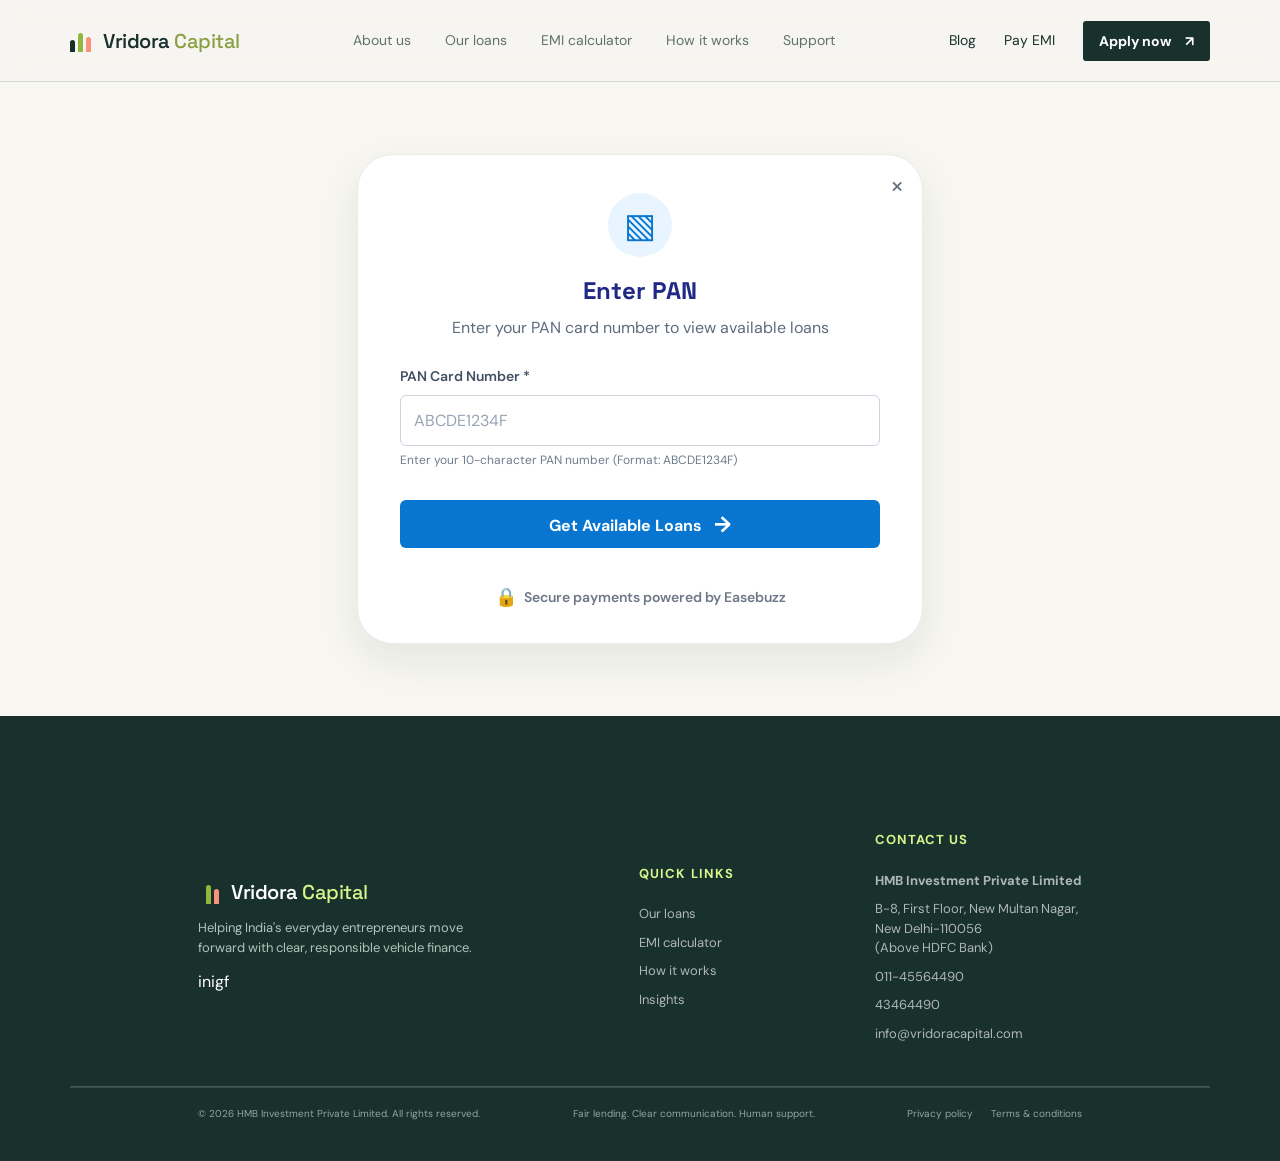
<file: payemi.html>
<!doctype html>
<html lang="en">
<head>
  <meta charset="UTF-8">
  <meta name="viewport" content="width=device-width, initial-scale=1.0">
  <meta name="description" content="Enter your PAN card number to view available loan options from Vridora Capital.">
  <title>Pay EMI | Vridora Capital</title>
  <link rel="preconnect" href="https://fonts.googleapis.com">
  <link rel="preconnect" href="https://fonts.gstatic.com" crossorigin>
  <link href="https://fonts.googleapis.com/css2?family=DM+Sans:wght@400;500;600;700&family=Space+Grotesk:wght@500;600;700&display=swap" rel="stylesheet">
  <link rel="stylesheet" href="styles.css">
  <style>
    :root { --ink: #19312d; --muted: #61716c; --paper: #f7f6f1; --lime: #bde65d; --blue: #0876d1; --line: rgba(25,49,45,.16); }
    * { box-sizing: border-box; }
    body { margin: 0; min-height: 100vh; background: var(--paper); color: var(--ink); font-family: 'DM Sans', sans-serif; }
    .payemi-main { min-height: 620px; display: grid; place-items: center; padding: 72px 24px; }
    .payemi-card { position: relative; width: min(100%, 566px); padding: 38px 42px 32px; background: #fff; border: 1px solid #e6eee9; border-radius: 36px; box-shadow: 0 16px 40px rgba(25,49,45,.08); }
    .close-link { position: absolute; top: 17px; right: 18px; color: #65717e; font-size: 26px; line-height: 1; text-decoration: none; }
    .payemi-icon { display: grid; place-items: center; width: 64px; height: 64px; margin: 0 auto 18px; border-radius: 50%; background: #e8f4ff; color: var(--blue); font-size: 34px; }
    h1 { margin: 0; color: #202985; text-align: center; font: 700 24px 'Space Grotesk', sans-serif; }
    .intro { margin: 10px 0 26px; color: #5f6c7d; text-align: center; font-size: 16px; }
    label { display: block; margin-bottom: 8px; color: #435064; font-size: 14px; font-weight: 600; }
    input { width: 100%; min-height: 51px; border: 1px solid #cbd3dd; border-radius: 6px; padding: 0 13px; color: var(--ink); font: 16px 'DM Sans', sans-serif; outline: 0; }
    input:focus { border-color: var(--blue); box-shadow: 0 0 0 3px rgba(8,118,209,.13); }
    input::placeholder { color: #98a4b3; }
    .field-note { margin: 5px 0 31px; color: #6e7b8d; font-size: 12px; }
    .submit-button { width: 100%; min-height: 48px; border: 0; border-radius: 6px; background: var(--blue); color: #fff; font: 700 16px 'DM Sans', sans-serif; cursor: pointer; }
    .submit-button:hover { background: #0865b2; }
    .submit-button span { margin-left: 8px; font-size: 22px; vertical-align: -1px; }
    .security-note { display: flex; align-items: center; justify-content: center; gap: 7px; margin-top: 22px; padding-top: 17px; border-top: 1px solid var(--line); color: #6e7785; font-size: 12px; }
    .security-note span { color: #65717e; font-size: 18px; }
    .form-message { min-height: 18px; margin-top: 10px; color: #bd604e; text-align: center; font-size: 12px; }
    .loan-results { display: grid; gap: 16px; margin-top: 22px; }
    .loan-results[hidden] { display: none; }
    .payemi-card.loan-mode .close-link, .payemi-card.loan-mode .payemi-icon, .payemi-card.loan-mode #payemi-title, .payemi-card.loan-mode .intro, .payemi-card.loan-mode #pan-form { display: none; }
    .loan-results-mode .site-header, .loan-results-mode .site-footer { display: none; }
    .loan-results-mode .payemi-main { min-height: 100vh; padding: 20px; }
    .payemi-card.loan-mode .loan-results { margin-top: 0; }
    .different-pan { justify-self: start; border: 0; padding: 0; background: transparent; color: #239447; font: 700 16px 'DM Sans', sans-serif; cursor: pointer; }
    .different-pan span { margin-right: 6px; }
    .loan-results h2 { margin: 0; color: #211f1e; font: 700 30px 'Space Grotesk', sans-serif; }
    .loan-results-intro { margin: -8px 0 6px; color: #737373; font-size: 18px; }
    .loan-results-intro[hidden] { display: none; }
    .loan-list { display: grid; gap: 14px; }
    .no-loans { border: 1px dashed #d6dfd9; border-radius: 17px; padding: 34px 24px; background: #f7faf8; text-align: center; }
    .no-loans h3 { margin: 0 0 12px; color: #262523; font: 700 22px 'Space Grotesk', sans-serif; }
    .no-loans p { max-width: 440px; margin: 0 auto; color: #858785; font-size: 17px; line-height: 1.55; }
    .loan-choice { display: block; margin: 0; cursor: pointer; }
    .loan-choice input { position: absolute; width: 1px; height: 1px; opacity: 0; }
    .loan-choice-card { display: block; border: 2px solid #e7ece9; border-radius: 17px; padding: 20px 21px 18px; background: #f7faf8; transition: border-color .16s ease, opacity .16s ease; }
    .loan-choice input:checked + .loan-choice-card { border-color: #259448; }
    .loan-choice input:focus-visible + .loan-choice-card { outline: 2px solid #239447; outline-offset: 3px; }
    .loan-choice.is-disabled { cursor: not-allowed; }
    .loan-choice.is-disabled .loan-choice-card { background: #fafbfa; opacity: .55; }
    .loan-card-heading { display: flex; align-items: center; gap: 13px; }
    .loan-radio { flex: 0 0 23px; width: 23px; height: 23px; border: 2px solid #929a95; border-radius: 50%; }
    .loan-choice input:checked + .loan-choice-card .loan-radio { border: 6px solid #239447; }
    .loan-choice.is-disabled .loan-radio { border-color: #c9cecb; }
    .loan-name { color: #262523; font-size: 18px; font-weight: 700; }
    .loan-badges { display: flex; gap: 8px; margin-left: auto; }
    .loan-badge { border-radius: 999px; padding: 8px 12px; background: #dcefe1; color: #187b35; font-size: 13px; font-weight: 700; text-transform: uppercase; }
    .loan-badge.inactive { background: #eceeed; color: #777b79; }
    .loan-badge.overdue { background: #f9e9e7; color: #d66e67; }
    .loan-due-amount { display: block; margin: 12px 0 12px 42px; color: #168a2b; font: 700 29px 'Space Grotesk', sans-serif; }
    .loan-meta { margin: 0 0 0 42px; color: #858785; font-size: 15px; line-height: 1.5; }
    .payment-button { width: 100%; min-height: 68px; border: 0; border-radius: 15px; background: #239447; color: #fff; font: 700 19px 'DM Sans', sans-serif; cursor: pointer; }
    .payment-button:disabled { background: #cbd6ce; color: #fff; cursor: not-allowed; }
    .payment-button span { margin-left: 9px; font-size: 23px; vertical-align: -1px; }
    .payment-message { min-height: 18px; margin: -8px 0 0; color: #61716c; text-align: center; font-size: 12px; }
    .security-note { margin-top: 0; padding-top: 8px; border-top: 0; font-size: 14px; }
    .payemi-card.loan-mode .security-note { margin-top: 4px; }
    @media (max-width: 560px) {
      .payemi-main { min-height: 0; padding: 38px 14px; }
      .loan-results-mode .payemi-main { min-height: 100vh; padding: 16px 14px; }
      .payemi-card { padding: 28px 20px 22px; border-radius: 26px; }
      .loan-results h2 { font-size: 27px; }
      .loan-results-intro { font-size: 16px; }
      .no-loans { padding: 28px 18px; }
      .no-loans h3 { font-size: 20px; }
      .no-loans p { font-size: 15px; }
      .loan-choice-card { padding: 16px 13px; }
      .loan-card-heading { gap: 9px; }
      .loan-name { font-size: 16px; }
      .loan-badges { gap: 5px; }
      .loan-badge { padding: 7px 8px; font-size: 10px; }
      .loan-due-amount { margin-left: 32px; font-size: 26px; }
      .loan-meta { margin-left: 32px; font-size: 13px; }
    }
    @media (max-width: 360px) { .loan-badges { flex-direction: column; align-items: flex-end; } }
  </style>
</head>
<body>
  <header class="site-header">
    <a class="brand" href="/#top" aria-label="Vridora Capital home"><span class="brand-mark" aria-hidden="true"><span></span><span></span><span></span></span><span>Vridora <b>Capital</b></span></a>
    <nav class="main-nav" aria-label="Main navigation"><a href="/#about">About us</a><a href="/#products">Our loans</a><a href="/#calculator">EMI calculator</a><a href="/#how-it-works">How it works</a><a href="/#support">Support</a></nav>
    <div class="header-actions"><a class="text-link" href="/blog.html">Blog</a><a class="text-link" href="https://vridoracapital.com/payemi">Pay EMI</a><a class="button button-dark button-small" href="https://vridoracapital.roopya.money/customer/personal_loan/a4e692d6381b9b3e0a1830a6c4f7581b6089aa571a8c70dd5f9ea22d3ce3181a/eb27b624defa133f8cc53a14f0de5beb65acaf1b0adde6f87955280afadc10fd" target="_blank" rel="noopener">Apply now <span aria-hidden="true">↗</span></a></div>
    <button class="menu-toggle" aria-label="Open menu" aria-expanded="false">☰</button>
  </header>
  <main class="payemi-main" aria-labelledby="payemi-title">
    <section class="payemi-card">
    <a class="close-link" href="/" aria-label="Close Pay EMI page">×</a>
    <div class="payemi-icon" aria-hidden="true">▧</div>
    <h1 id="payemi-title">Enter PAN</h1>
    <p class="intro">Enter your PAN card number to view available loans</p>
    <form id="pan-form" novalidate>
      <label for="pan-number">PAN Card Number *</label>
      <input id="pan-number" name="pan" type="text" inputmode="text" maxlength="10" autocomplete="off" placeholder="ABCDE1234F" aria-describedby="pan-help pan-message" required>
      <p class="field-note" id="pan-help">Enter your 10-character PAN number (Format: ABCDE1234F)</p>
      <button class="submit-button" type="submit">Get Available Loans <span aria-hidden="true">→</span></button>
      <div class="form-message" id="pan-message" role="status" aria-live="polite"></div>
    </form>
    <section class="loan-results" id="loan-results" aria-labelledby="loan-results-title" hidden>
      <button class="different-pan" id="different-pan" type="button"><span aria-hidden="true">←</span> Use a different PAN</button>
      <h2 id="loan-results-title">Your Loans</h2>
      <p class="loan-results-intro" id="loan-results-intro">Select the loan you want to repay.</p>
      <div class="loan-list" id="loan-list"></div>
      <button class="payment-button" id="pay-selected-loan" type="button" disabled>Repay Now <span aria-hidden="true">→</span></button>
      <p class="payment-message" id="payment-message" role="status" aria-live="polite"></p>
    </section>
    <div class="security-note"><span aria-hidden="true">🔒</span> Secure payments powered by Easebuzz</div>
    </section>
  </main>
  <footer id="footer" class="site-footer"><div class="footer-top"><div class="footer-brand"><a class="brand brand-footer" href="/#top"><span class="brand-mark" aria-hidden="true"><span></span><span></span><span></span></span><span>Vridora <b>Capital</b></span></a><p>Helping India's everyday entrepreneurs move forward with clear, responsible vehicle finance.</p><div class="social-links" aria-label="Social media"><a href="#footer" aria-label="LinkedIn">in</a><a href="#footer" aria-label="Instagram">ig</a><a href="#footer" aria-label="Facebook">f</a></div></div><div class="footer-column"><h3>Quick links</h3><a href="/#products">Our loans</a><a href="/#calculator">EMI calculator</a><a href="/#how-it-works">How it works</a><a href="/blog.html">Insights</a></div><div class="footer-column" id="support"><h3>Contact Us</h3><strong>HMB Investment Private Limited</strong><span>B-8, First Floor, New Multan Nagar,<br>New Delhi-110056<br>(Above HDFC Bank)</span><a href="tel:01145564490">011-45564490</a><a href="tel:43464490">43464490</a><a href="mailto:info@vridoracapital.com">info@vridoracapital.com</a></div></div><div class="footer-bottom"><span>© 2026 HMB Investment Private Limited. All rights reserved.</span><span>Fair lending. Clear communication. Human support.</span><div class="footer-legal"><a href="privacy-policy/index.html">Privacy policy</a><a href="terms-and-conditions/index.html">Terms &amp; conditions</a></div></div></footer>
  <script>
    const menuToggle = document.querySelector('.menu-toggle');
    const nav = document.querySelector('.main-nav');
    menuToggle?.addEventListener('click', () => {
      const isOpen = menuToggle.getAttribute('aria-expanded') === 'true';
      menuToggle.setAttribute('aria-expanded', String(!isOpen));
      nav?.classList.toggle('nav-open', !isOpen);
    });

    const panForm = document.querySelector('#pan-form');
    const panInput = document.querySelector('#pan-number');
    const panMessage = document.querySelector('#pan-message');
    const loanResults = document.querySelector('#loan-results');
    const loanList = document.querySelector('#loan-list');
    const paySelectedLoan = document.querySelector('#pay-selected-loan');
    const paymentMessage = document.querySelector('#payment-message');
    const differentPanButton = document.querySelector('#different-pan');
    const payemiCard = document.querySelector('.payemi-card');
    const loanResultsIntro = document.querySelector('#loan-results-intro');
    let lookupPan = '';
    let selectedLoanIdentifier = '';
    let selectedLoanAmount = 0;

    function updatePayButtonLabel() {
      const amountLabel = selectedLoanAmount > 0 ? ` ₹${Math.round(selectedLoanAmount).toLocaleString('en-IN')}` : '';
      paySelectedLoan.innerHTML = `Repay Now${amountLabel} <span aria-hidden="true">→</span>`;
    }

    panInput.addEventListener('input', () => {
      panInput.value = panInput.value.toUpperCase().replace(/[^A-Z0-9]/g, '');
      panMessage.textContent = '';
      loanResults.hidden = true;
      selectedLoanIdentifier = '';
      selectedLoanAmount = 0;
      paySelectedLoan.disabled = true;
      updatePayButtonLabel();
      paymentMessage.textContent = '';
    });

    const loanIdentifierKeys = ['loanid', 'loanaccountid', 'loanaccountnumber', 'loanaccountno', 'loandtlsid', 'accountnumber', 'loanreference', 'loanref', 'applicationid'];

    function hasLoanIdentifier(value) {
      return Object.entries(value).some(([key, fieldValue]) => loanIdentifierKeys.includes(key.toLowerCase().replace(/[^a-z0-9]/g, '')) && fieldValue != null && typeof fieldValue !== 'object');
    }

    function collectLoanRecords(value, records = [], seen = new Set()) {
      if (!value || typeof value !== 'object') return records;
      if (Array.isArray(value)) {
        value.forEach((item) => collectLoanRecords(item, records, seen));
        return records;
      }
      if (hasLoanIdentifier(value) && !seen.has(value)) {
        seen.add(value);
        records.push(value);
      }
      Object.values(value).forEach((item) => collectLoanRecords(item, records, seen));
      return records;
    }

    function findLoanIdentifier(loan) {
      const field = Object.entries(loan).find(([key, value]) => loanIdentifierKeys.includes(key.toLowerCase().replace(/[^a-z0-9]/g, '')) && value != null && typeof value !== 'object');
      return field ? String(field[1]) : '';
    }

    function renderLoanResults(payload) {
      const loans = collectLoanRecords(payload);
      loanList.replaceChildren();
      selectedLoanIdentifier = '';
      selectedLoanAmount = 0;
      paySelectedLoan.disabled = true;
      updatePayButtonLabel();
      if (!loans.length) {
        const emptyState = document.createElement('div');
        emptyState.className = 'no-loans';
        const title = document.createElement('h3');
        title.textContent = 'No loans found';
        const message = document.createElement('p');
        message.textContent = 'We could not find any outstanding loan against this PAN. If you think this is a mistake, please contact support.';
        emptyState.append(title, message);
        loanList.append(emptyState);
        loanResultsIntro.hidden = true;
        payemiCard.classList.add('loan-mode');
        document.body.classList.add('loan-results-mode');
        loanResults.hidden = false;
        panMessage.textContent = '';
        return;
      }

      loanResultsIntro.hidden = false;
      document.body.classList.add('loan-results-mode');
      loans.forEach((loan, index) => {
        const identifier = findLoanIdentifier(loan);
        const upcomingEmi = loan.upcoming_emi && typeof loan.upcoming_emi === 'object' ? loan.upcoming_emi : {};
        const emiAmount = Number(upcomingEmi.amount);
        const loanStatus = String(loan.loan_status || upcomingEmi.status || '').trim().toLowerCase();
        const isOverdue = loan.is_overdue === true || String(loan.is_overdue).toLowerCase() === 'true' || loanStatus.includes('overdue');
        const isActive = loanStatus === 'active' && !isOverdue;
        const isPayable = isActive && Number.isFinite(emiAmount) && emiAmount > 0;
        const label = document.createElement('label');
        label.className = 'loan-choice';
        if (!isPayable) label.classList.add('is-disabled');
        const radio = document.createElement('input');
        radio.type = 'radio';
        radio.name = 'selected-loan';
        radio.value = String(index);
        radio.disabled = !identifier || !isPayable;
        radio.addEventListener('change', () => {
          selectedLoanIdentifier = identifier;
          selectedLoanAmount = emiAmount;
          paySelectedLoan.disabled = false;
          updatePayButtonLabel();
          paymentMessage.textContent = '';
        });

        const card = document.createElement('span');
        card.className = 'loan-choice-card';
        const cardHeading = document.createElement('span');
        cardHeading.className = 'loan-card-heading';
        const radioVisual = document.createElement('span');
        radioVisual.className = 'loan-radio';
        radioVisual.setAttribute('aria-hidden', 'true');
        const title = document.createElement('strong');
        title.className = 'loan-name';
        title.textContent = `Loan #${identifier || index + 1}`;
        const badges = document.createElement('span');
        badges.className = 'loan-badges';
        const statusBadge = document.createElement('span');
        statusBadge.className = `loan-badge ${isActive ? '' : 'inactive'}`.trim();
        statusBadge.textContent = loanStatus ? loanStatus : 'Inactive';
        badges.append(statusBadge);
        if (isOverdue) {
          const overdueBadge = document.createElement('span');
          overdueBadge.className = 'loan-badge overdue';
          overdueBadge.textContent = 'Overdue';
          badges.append(overdueBadge);
        }
        cardHeading.append(radioVisual, title, badges);

        const dueAmount = document.createElement('strong');
        dueAmount.className = 'loan-due-amount';
        dueAmount.textContent = Number.isFinite(emiAmount) ? `₹${Math.round(emiAmount).toLocaleString('en-IN')}` : 'Amount unavailable';

        const metadata = document.createElement('p');
        metadata.className = 'loan-meta';
        const principal = Number(loan.loan_amount);
        const days = Number(loan.number_of_days);
        const dueDate = upcomingEmi.due_date ? new Date(upcomingEmi.due_date) : null;
        const dueDateLabel = dueDate && !Number.isNaN(dueDate.getTime())
          ? new Intl.DateTimeFormat('en-IN', { day: 'numeric', month: 'short', year: 'numeric' }).format(dueDate)
          : '';
        const metadataParts = [];
        if (Number.isFinite(principal)) metadataParts.push(`Principal ₹${Math.round(principal).toLocaleString('en-IN')}`);
        if (Number.isFinite(days)) metadataParts.push(`${days} days`);
        if (dueDateLabel) metadataParts.push(`Due ${dueDateLabel}`);
        metadata.textContent = metadataParts.join(' · ');
        card.append(cardHeading, dueAmount, metadata);
        label.append(radio, card);
        loanList.append(label);
      });

      payemiCard.classList.add('loan-mode');
      loanResults.hidden = false;
      panMessage.textContent = '';
    }

    differentPanButton.addEventListener('click', () => {
      loanResults.hidden = true;
      payemiCard.classList.remove('loan-mode');
      document.body.classList.remove('loan-results-mode');
      panInput.value = '';
      panMessage.textContent = '';
      paymentMessage.textContent = '';
      selectedLoanIdentifier = '';
      selectedLoanAmount = 0;
      paySelectedLoan.disabled = true;
      updatePayButtonLabel();
      panInput.focus();
    });

    panForm.addEventListener('submit', async (event) => {
      event.preventDefault();
      const pan = panInput.value.trim();
      if (!/^[A-Z]{5}[0-9]{4}[A-Z]$/.test(pan)) {
        panMessage.textContent = 'Please enter a valid 10-character PAN number.';
        panInput.focus();
        return;
      }

      const submitButton = panForm.querySelector('button[type="submit"]');
      submitButton.disabled = true;
      submitButton.textContent = 'Searching...';
      panMessage.textContent = 'Fetching your loan details...';
      loanResults.hidden = true;
      lookupPan = pan;
      try {
        const response = await fetch('/api/loan-summary', {
          method: 'POST',
          headers: { 'Content-Type': 'application/json' },
          body: JSON.stringify({ panNumber: pan })
        });
        const result = await response.json();
        if (!response.ok) throw new Error(result.message || 'Loan lookup failed. Please try again.');
        renderLoanResults(result);
      } catch (error) {
        panMessage.textContent = error.message || 'Unable to fetch loan details. Please try again.';
      } finally {
        submitButton.disabled = false;
        submitButton.innerHTML = 'Get Available Loans <span aria-hidden="true">→</span>';
      }
    });

    paySelectedLoan.addEventListener('click', async () => {
      if (!lookupPan || !selectedLoanIdentifier) return;
      paySelectedLoan.disabled = true;
      paySelectedLoan.textContent = 'Creating payment link...';
      paymentMessage.textContent = 'Please wait while we prepare your payment.';
      try {
        const response = await fetch('/api/create-payment-link', {
          method: 'POST',
          headers: { 'Content-Type': 'application/json' },
          body: JSON.stringify({ panNumber: lookupPan, loanIdentifier: selectedLoanIdentifier })
        });
        const result = await response.json();
        if (!response.ok || !result.paymentUrl) throw new Error(result.message || 'Could not create a payment link. Please contact support.');
        window.location.assign(result.paymentUrl);
      } catch (error) {
        paymentMessage.textContent = error.message || 'Could not create a payment link. Please try again.';
        paySelectedLoan.disabled = false;
      } finally {
        updatePayButtonLabel();
      }
    });

  </script>
</body>
</html>
</file>
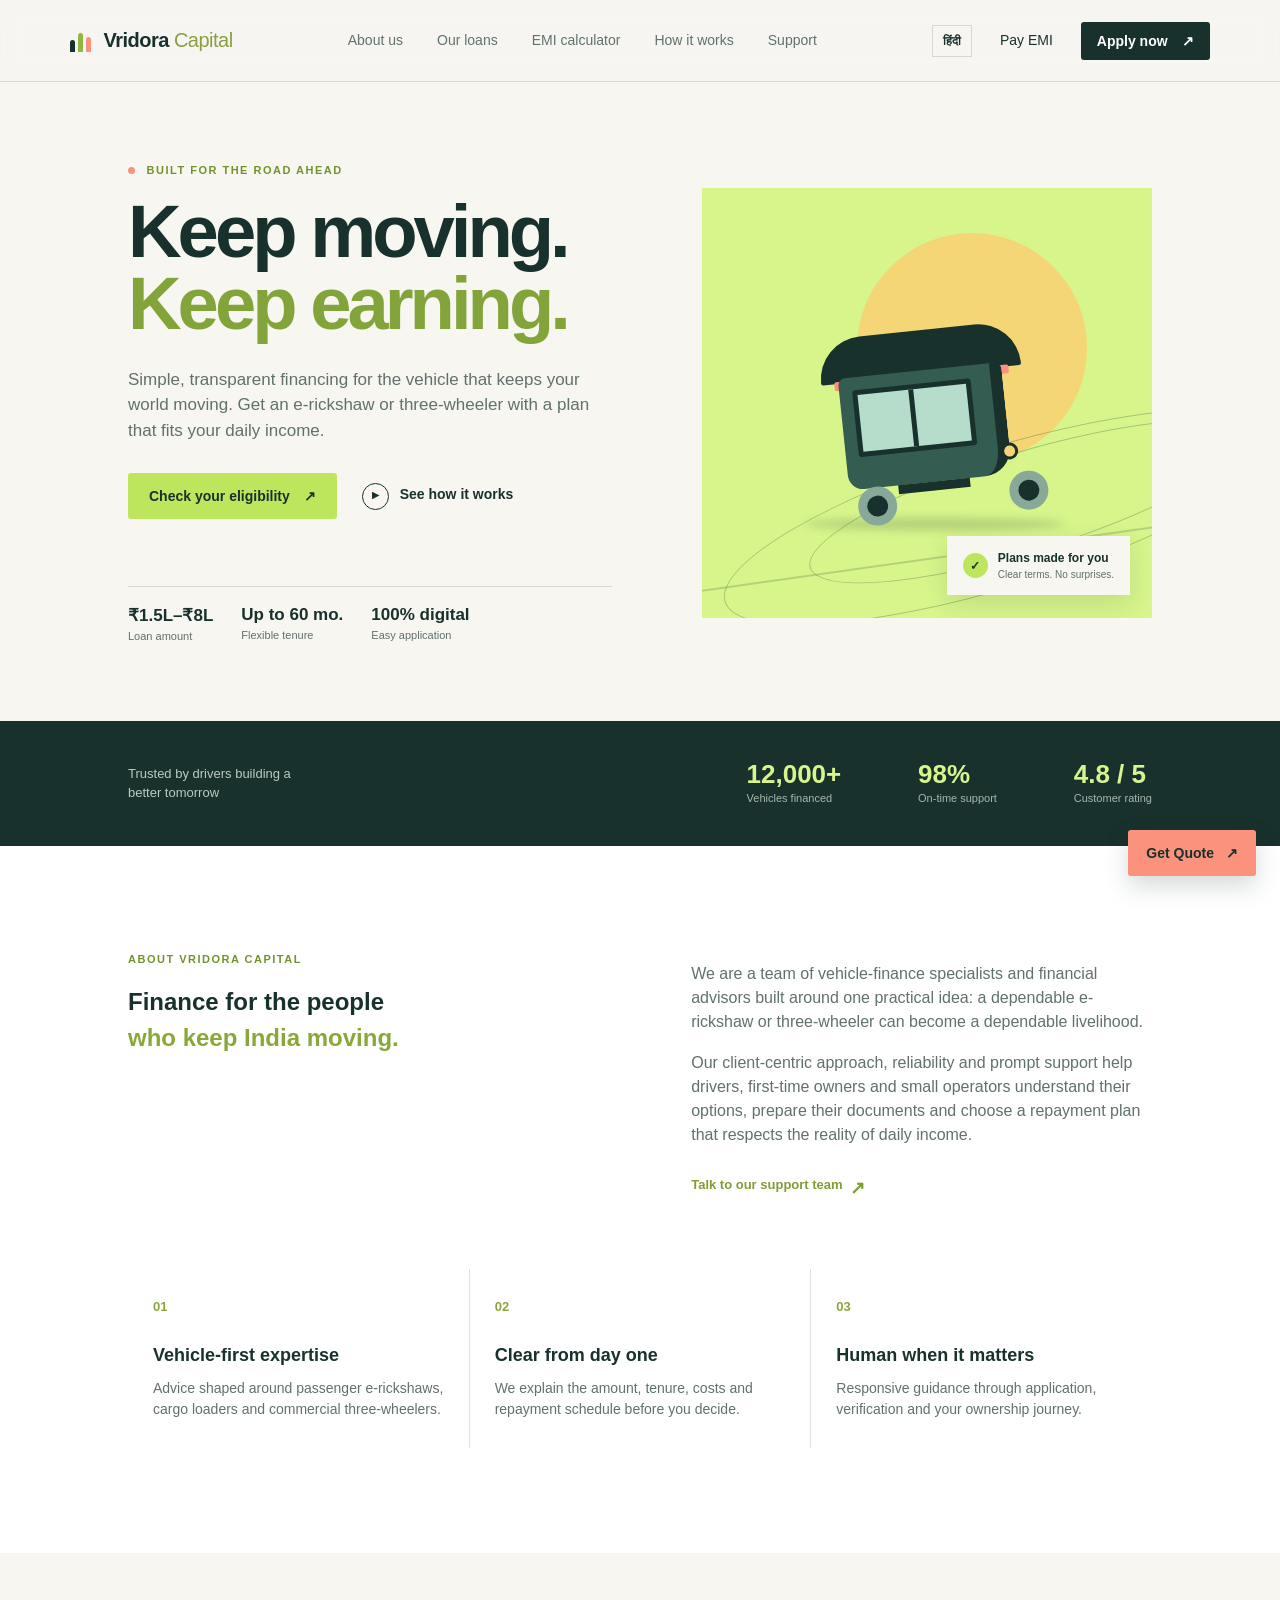
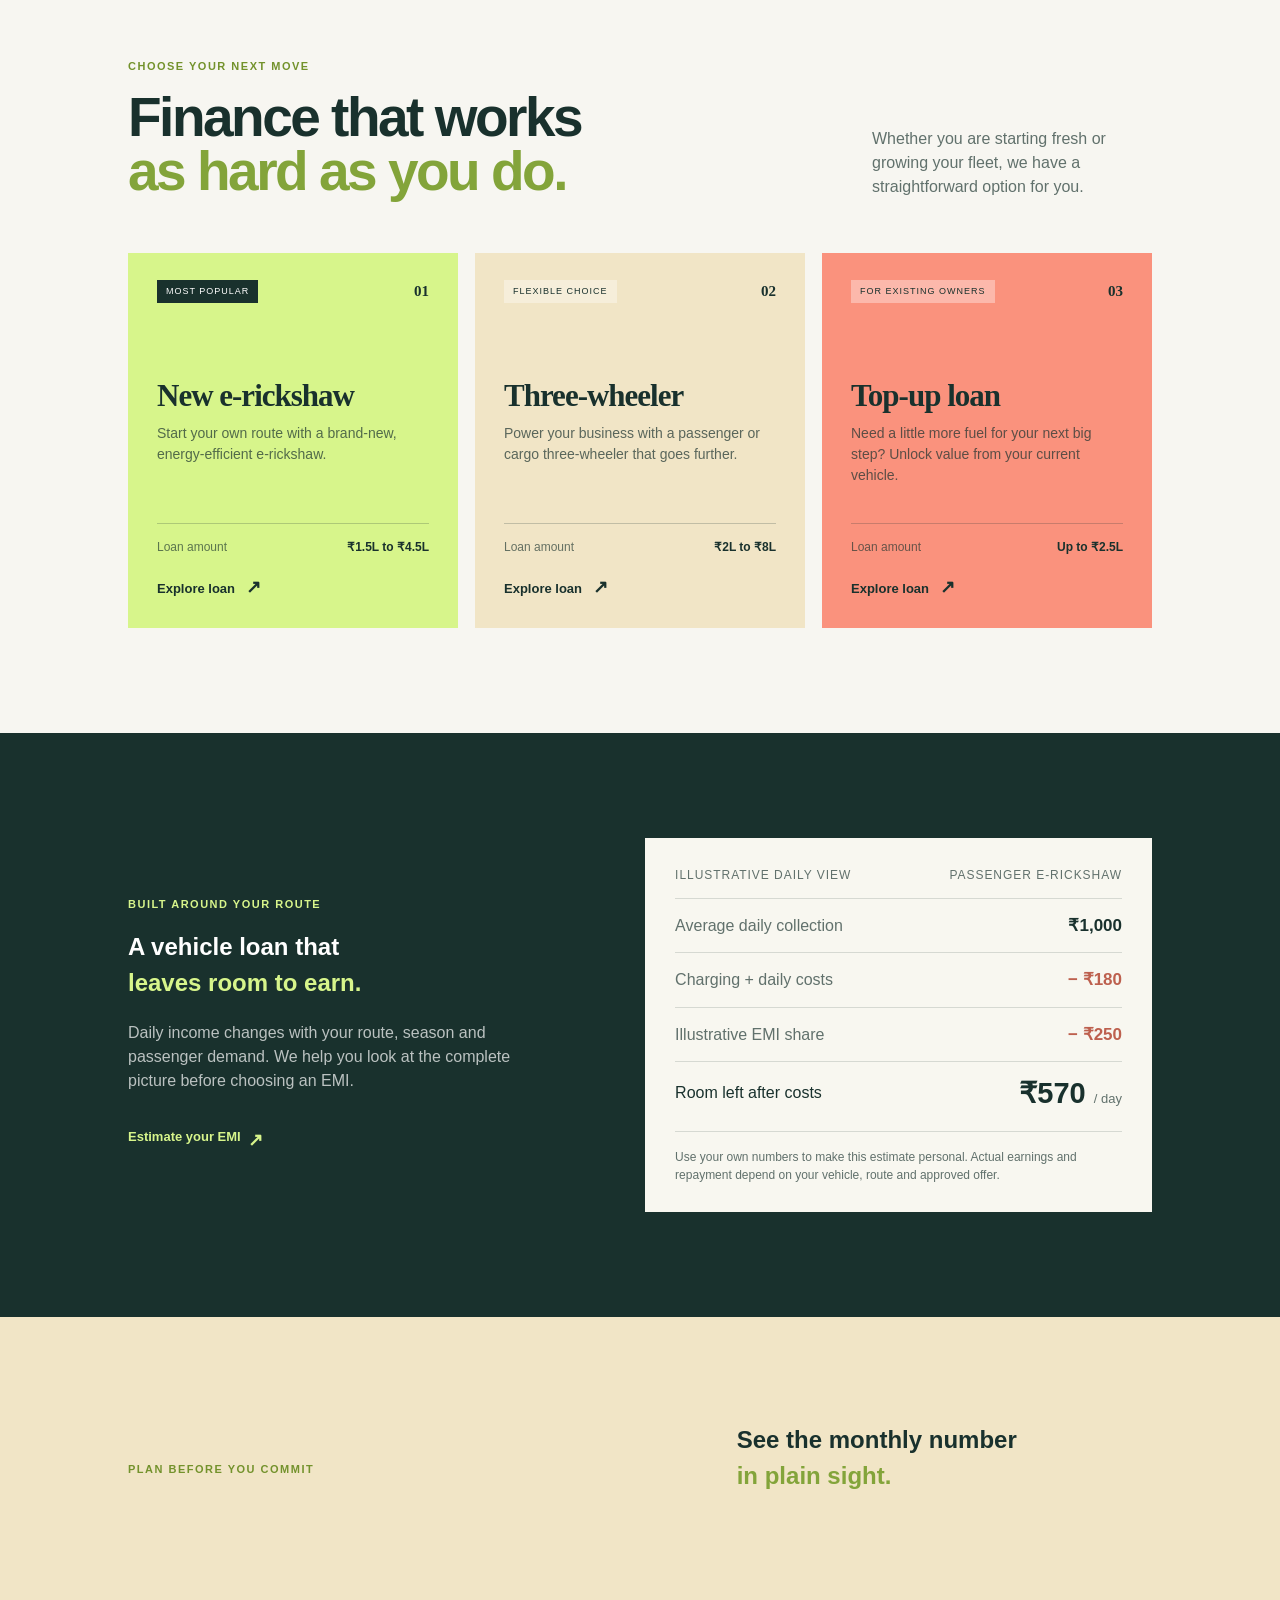
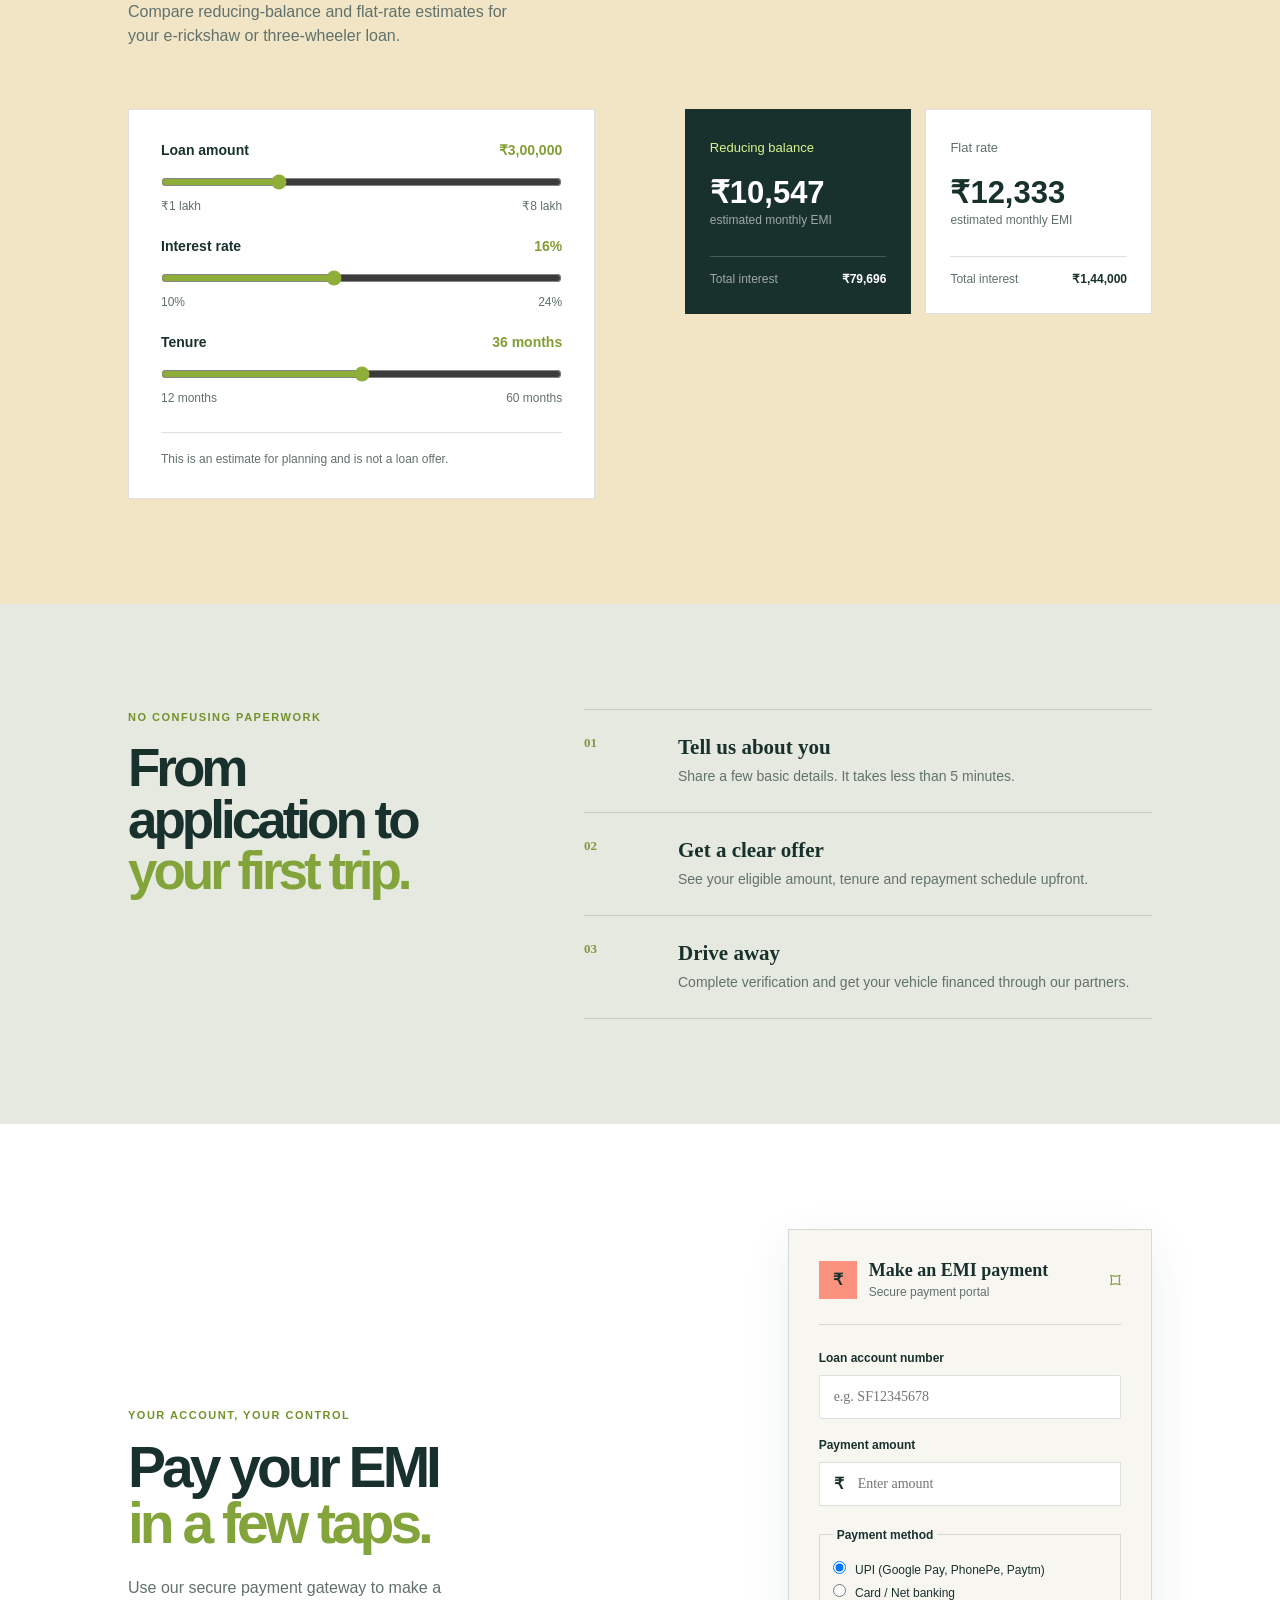
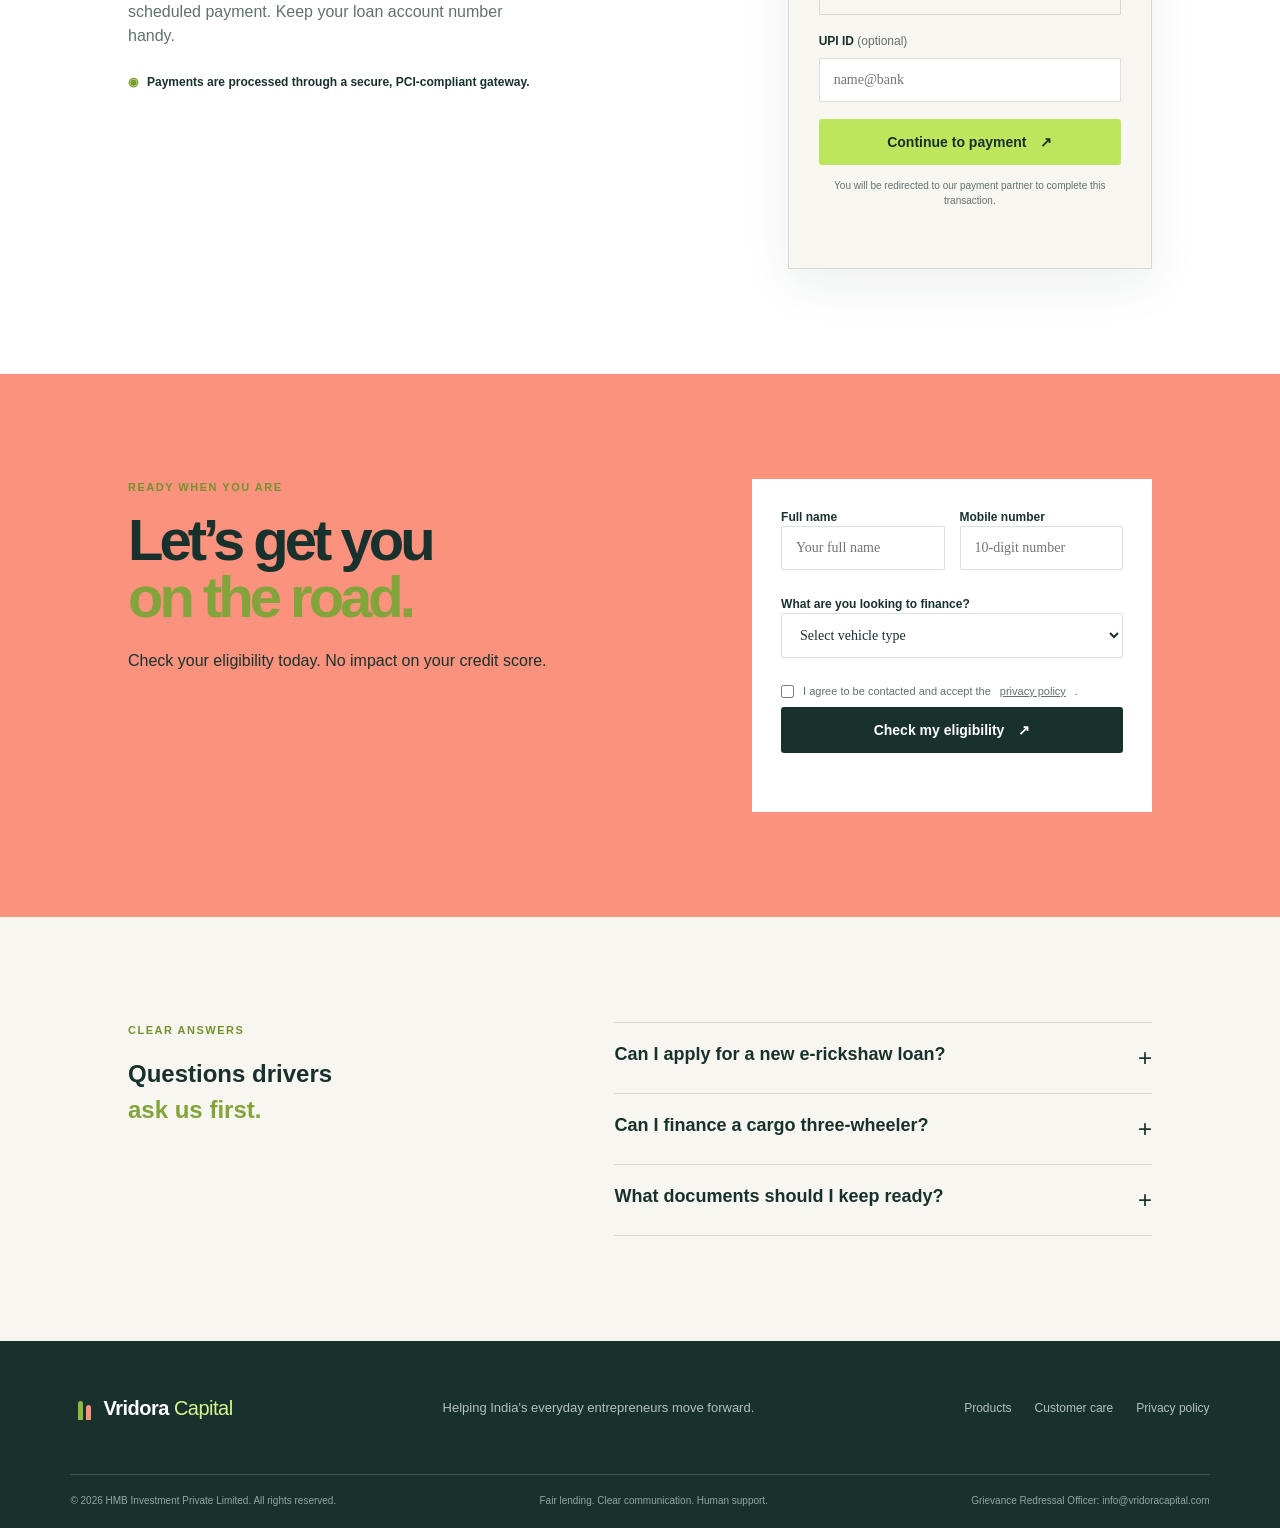
<file: Vridora Capital _ Move your business forward.html>
<!DOCTYPE html>
<!-- saved from url=(0022)http://localhost:5500/ -->
<html lang="en"><head><meta http-equiv="Content-Type" content="text/html; charset=UTF-8">
  
  <meta name="viewport" content="width=device-width, initial-scale=1.0">
  <meta name="description" content="Vridora Capital makes e-rickshaw and three-wheeler finance simpler, clearer and more accessible.">
  <title>Vridora Capital | Move your business forward</title>
  <link rel="preconnect" href="https://fonts.googleapis.com/">
  <link rel="preconnect" href="https://fonts.gstatic.com/" crossorigin="">
  <link href="./Vridora Capital _ Move your business forward_files/css2" rel="stylesheet">
  <link rel="stylesheet" href="./Vridora Capital _ Move your business forward_files/styles.css">
  <style>
    .language-toggle { border: 1px solid var(--line); background: transparent; color: var(--ink); padding: 8px 10px; font: 700 12px 'DM Sans', sans-serif; cursor: pointer; }
    .payment-methods { border: 1px solid var(--line); margin: 0 0 17px; padding: 12px 13px 7px; }
    .payment-methods legend { font-size: 12px; font-weight: 700; padding: 0 4px; }
    .payment-methods label { display: block; font-size: 12px; font-weight: 500; margin: 5px 0; }
    .payment-methods input { width: auto; margin: 0 6px 0 0; }
    .upi-id-label span { color: var(--muted); font-weight: 400; }
    @media (max-width: 800px) {
      .main-nav.nav-open { display: flex; position: absolute; top: 70px; left: 0; right: 0; flex-direction: column; gap: 0; background: var(--paper); border-bottom: 1px solid var(--line); padding: 8px 6vw; box-shadow: 0 12px 25px rgba(25,49,45,.08); }
      .main-nav.nav-open a { padding: 12px 0; }
      .language-toggle { margin-left: auto; margin-right: 12px; }
    }
  </style>
</head>
<body>
  <header class="site-header">
    <a class="brand" href="http://localhost:5500/#top" aria-label="Vridora Capital home">
      <span class="brand-mark" aria-hidden="true"><span></span><span></span><span></span></span>
      <span>Vridora <b>Capital</b></span>
    </a>
    <nav class="main-nav" aria-label="Main navigation">
      <a href="http://localhost:5500/#about">About us</a>
      <a href="http://localhost:5500/#products">Our loans</a>
      <a href="http://localhost:5500/#calculator">EMI calculator</a>
      <a href="http://localhost:5500/#how-it-works">How it works</a>
      <a href="http://localhost:5500/#support">Support</a>
    </nav>
    <div class="header-actions">
      <button class="language-toggle" type="button" data-language-toggle="" aria-label="Switch to Hindi">हिंदी</button>
      <a class="text-link" href="https://vridoracapital.com/payemi">Pay EMI</a>
      <a class="button button-dark button-small" href="http://localhost:5500/#apply">Apply now <span aria-hidden="true">↗</span></a>
    </div>
    <button class="menu-toggle" aria-label="Open menu" aria-expanded="false">☰</button>
  </header>

  <main id="top">
    <section class="hero section-pad">
      <div class="hero-copy reveal">
        <p class="eyebrow"><span class="eyebrow-dot"></span> Built for the road ahead</p>
        <h1>Keep moving.<br><em>Keep earning.</em></h1>
        <p class="hero-text">Simple, transparent financing for the vehicle that keeps your world moving. Get an e-rickshaw or three-wheeler with a plan that fits your daily income.</p>
        <div class="hero-actions">
          <a class="button button-primary" href="http://localhost:5500/#apply">Check your eligibility <span aria-hidden="true">↗</span></a>
          <a class="play-link" href="http://localhost:5500/#how-it-works"><span class="play-icon">▶</span> See how it works</a>
        </div>
        <div class="trust-strip">
          <div><strong>₹1.5L–₹8L</strong><span>Loan amount</span></div>
          <div><strong>Up to 60 mo.</strong><span>Flexible tenure</span></div>
          <div><strong>100% digital</strong><span>Easy application</span></div>
        </div>
      </div>
      <div class="hero-visual reveal reveal-delay">
        <div class="sun"></div>
        <div class="route-line route-one"></div>
        <div class="route-line route-two"></div>
        <div class="vehicle-scene">
          <div class="vehicle-shadow"></div>
          <div class="rickshaw">
            <div class="rickshaw-roof"></div><div class="rickshaw-body"><div class="window"></div><div class="headlight"></div></div>
            <div class="wheel wheel-back"></div><div class="wheel wheel-front"></div><div class="rickshaw-step"></div>
          </div>
          <div class="road-line"></div>
        </div>
        <div class="visual-note"><span class="note-icon">✓</span><span><b>Plans made for you</b><small>Clear terms. No surprises.</small></span></div>
      </div>
    </section>

    <section class="stats-band">
      <div class="stats-inner">
        <p>Trusted by drivers building a better tomorrow</p>
        <div class="stats-list"><div><strong>12,000+</strong><span>Vehicles financed</span></div><div><strong>98%</strong><span>On-time support</span></div><div><strong>4.8 / 5</strong><span>Customer rating</span></div></div>
      </div>
    </section>

    <section id="about" class="about-section section-pad">
      <div class="about-intro reveal">
        <p class="eyebrow">About Vridora Capital</p>
        <h2>Finance for the people<br><em>who keep India moving.</em></h2>
      </div>
      <div class="about-story reveal reveal-delay">
        <p>We are a team of vehicle-finance specialists and financial advisors built around one practical idea: a dependable e-rickshaw or three-wheeler can become a dependable livelihood.</p>
        <p>Our client-centric approach, reliability and prompt support help drivers, first-time owners and small operators understand their options, prepare their documents and choose a repayment plan that respects the reality of daily income.</p>
        <a class="arrow-link" href="http://localhost:5500/#support">Talk to our support team <span>↗</span></a>
      </div>
      <div class="about-pillars">
        <article class="about-pillar reveal"><span>01</span><h3>Vehicle-first expertise</h3><p>Advice shaped around passenger e-rickshaws, cargo loaders and commercial three-wheelers.</p></article>
        <article class="about-pillar reveal reveal-delay"><span>02</span><h3>Clear from day one</h3><p>We explain the amount, tenure, costs and repayment schedule before you decide.</p></article>
        <article class="about-pillar reveal reveal-delay-2"><span>03</span><h3>Human when it matters</h3><p>Responsive guidance through application, verification and your ownership journey.</p></article>
      </div>
    </section>

    <section id="products" class="products section-pad">
      <div class="section-heading reveal"><div><p class="eyebrow">Choose your next move</p><h2>Finance that works<br><span>as hard as you do.</span></h2></div><p>Whether you are starting fresh or growing your fleet, we have a straightforward option for you.</p></div>
      <div class="product-grid">
        <article class="product-card card-green reveal"><div class="card-top"><span class="tag">Most popular</span><span class="card-number">01</span></div><h3>New e-rickshaw</h3><p>Start your own route with a brand-new, energy-efficient e-rickshaw.</p><div class="card-detail"><span>Loan amount</span><b>₹1.5L to ₹4.5L</b></div><a class="arrow-link" href="http://localhost:5500/#apply">Explore loan <span>↗</span></a></article>
        <article class="product-card card-cream reveal reveal-delay"><div class="card-top"><span class="tag tag-light">Flexible choice</span><span class="card-number">02</span></div><h3>Three-wheeler</h3><p>Power your business with a passenger or cargo three-wheeler that goes further.</p><div class="card-detail"><span>Loan amount</span><b>₹2L to ₹8L</b></div><a class="arrow-link" href="http://localhost:5500/#apply">Explore loan <span>↗</span></a></article>
        <article class="product-card card-coral reveal reveal-delay-2"><div class="card-top"><span class="tag tag-light">For existing owners</span><span class="card-number">03</span></div><h3>Top-up loan</h3><p>Need a little more fuel for your next big step? Unlock value from your current vehicle.</p><div class="card-detail"><span>Loan amount</span><b>Up to ₹2.5L</b></div><a class="arrow-link" href="http://localhost:5500/#apply">Explore loan <span>↗</span></a></article>
      </div>
    </section>

    <section class="income-section section-pad">
      <div class="income-copy reveal">
        <p class="eyebrow">Built around your route</p>
        <h2>A vehicle loan that<br><em>leaves room to earn.</em></h2>
        <p>Daily income changes with your route, season and passenger demand. We help you look at the complete picture before choosing an EMI.</p>
        <a class="arrow-link" href="http://localhost:5500/#calculator">Estimate your EMI <span>↗</span></a>
      </div>
      <div class="income-breakdown reveal reveal-delay">
        <div class="breakdown-header"><span>Illustrative daily view</span><span>Passenger e-rickshaw</span></div>
        <div class="breakdown-row"><span>Average daily collection</span><b>₹1,000</b></div>
        <div class="breakdown-row"><span>Charging + daily costs</span><b class="negative">− ₹180</b></div>
        <div class="breakdown-row"><span>Illustrative EMI share</span><b class="negative">− ₹250</b></div>
        <div class="breakdown-total"><span>Room left after costs</span><strong>₹570 <small>/ day</small></strong></div>
        <p>Use your own numbers to make this estimate personal. Actual earnings and repayment depend on your vehicle, route and approved offer.</p>
      </div>
    </section>

    <section id="calculator" class="calculator-section section-pad">
      <div class="calculator-heading reveal"><p class="eyebrow">Plan before you commit</p><h2>See the monthly number<br><em>in plain sight.</em></h2><p>Compare reducing-balance and flat-rate estimates for your e-rickshaw or three-wheeler loan.</p></div>
      <div class="calculator-layout">
        <form class="calculator-form reveal" id="calculator-form">
          <label for="calc-amount">Loan amount <output id="amount-output">₹3,00,000</output></label>
          <input id="calc-amount" type="range" min="100000" max="800000" step="10000" value="300000">
          <div class="range-labels"><span>₹1 lakh</span><span>₹8 lakh</span></div>
          <label for="calc-rate">Interest rate <output id="rate-output">16%</output></label>
          <input id="calc-rate" type="range" min="10" max="24" step="0.5" value="16">
          <div class="range-labels"><span>10%</span><span>24%</span></div>
          <label for="calc-tenure">Tenure <output id="tenure-output">36 months</output></label>
          <input id="calc-tenure" type="range" min="12" max="60" step="6" value="36">
          <div class="range-labels"><span>12 months</span><span>60 months</span></div>
          <p class="calculator-note">This is an estimate for planning and is not a loan offer.</p>
        </form>
        <div class="calculator-results reveal reveal-delay">
          <div class="result-card result-featured"><span>Reducing balance</span><strong id="reducing-emi">₹10,547</strong><small>estimated monthly EMI</small><div><span>Total interest</span><b id="reducing-interest">₹79,696</b></div></div>
          <div class="result-card"><span>Flat rate</span><strong id="flat-emi">₹12,333</strong><small>estimated monthly EMI</small><div><span>Total interest</span><b id="flat-interest">₹1,44,000</b></div></div>
        </div>
      </div>
    </section>

    <section id="how-it-works" class="process-section section-pad">
      <div class="process-heading"><p class="eyebrow">No confusing paperwork</p><h2>From application to<br><em>your first trip.</em></h2></div>
      <div class="steps"><div class="step"><span>01</span><div><h3>Tell us about you</h3><p>Share a few basic details. It takes less than 5 minutes.</p></div></div><div class="step"><span>02</span><div><h3>Get a clear offer</h3><p>See your eligible amount, tenure and repayment schedule upfront.</p></div></div><div class="step"><span>03</span><div><h3>Drive away</h3><p>Complete verification and get your vehicle financed through our partners.</p></div></div></div>
    </section>

    <section id="pay" class="pay-section section-pad">
      <div class="pay-copy"><p class="eyebrow">Your account, your control</p><h2>Pay your EMI<br><em>in a few taps.</em></h2><p>Use our secure payment gateway to make a scheduled payment. Keep your loan account number handy.</p><div class="security-note"><span>◉</span> Payments are processed through a secure, PCI-compliant gateway.</div></div>
      <form class="payment-card" id="payment-form"><div class="payment-card-header"><span class="payment-icon">₹</span><div><h3>Make an EMI payment</h3><p>Secure payment portal</p></div><span class="lock">⌑</span></div><label for="loan-number">Loan account number</label><input id="loan-number" name="loan-number" placeholder="e.g. SF12345678" required=""><label for="payment-amount">Payment amount</label><div class="amount-input"><span>₹</span><input id="payment-amount" name="payment-amount" type="number" min="1" placeholder="Enter amount" required=""></div><fieldset class="payment-methods"><legend>Payment method</legend><label><input type="radio" name="payment-method" value="upi" checked=""> UPI (Google Pay, PhonePe, Paytm)</label><label><input type="radio" name="payment-method" value="other"> Card / Net banking</label></fieldset><label for="upi-id" class="upi-id-label">UPI ID <span>(optional)</span></label><input id="upi-id" name="upi-id" placeholder="name@bank" inputmode="email"><button class="button button-primary button-full" type="submit">Continue to payment <span aria-hidden="true">↗</span></button><p class="form-footnote">You will be redirected to our payment partner to complete this transaction.</p><div class="payment-message" id="payment-message" role="status"></div></form>
    </section>

    <section id="apply" class="apply-section section-pad"><div class="apply-inner"><div><p class="eyebrow">Ready when you are</p><h2>Let’s get you<br><em>on the road.</em></h2><p>Check your eligibility today. No impact on your credit score.</p></div><form class="apply-form" id="apply-form"><div class="form-row"><label>Full name<input name="name" placeholder="Your full name" required=""></label><label>Mobile number<input name="mobile" type="tel" pattern="[0-9]{10}" placeholder="10-digit number" required=""></label></div><label>What are you looking to finance?<select name="vehicle" required=""><option value="">Select vehicle type</option><option>New e-rickshaw</option><option>Passenger three-wheeler</option><option>Cargo three-wheeler</option><option>Top-up loan</option></select></label><label class="consent"><input type="checkbox" required=""> I agree to be contacted and accept the <a href="http://localhost:5500/#footer">privacy policy</a>.</label><button class="button button-dark button-full" type="submit">Check my eligibility <span aria-hidden="true">↗</span></button><div class="apply-message" id="apply-message" role="status"></div></form></div></section>
    <section id="faq" class="faq-section section-pad"><div class="faq-heading"><p class="eyebrow">Clear answers</p><h2>Questions drivers<br><em>ask us first.</em></h2></div><div class="faq-list"><details><summary>Can I apply for a new e-rickshaw loan?</summary><p>Yes. Choose New e-rickshaw in the eligibility form and our team will explain the vehicle, down payment and repayment options available in your area.</p></details><details><summary>Can I finance a cargo three-wheeler?</summary><p>Yes. Cargo three-wheelers are included in our vehicle-loan focus. Your offer is based on the vehicle, documents, income profile and repayment capacity.</p></details><details><summary>What documents should I keep ready?</summary><p>Usually, applicants need identity and address proof, a bank statement or income details, and vehicle or dealer information. The exact list is shared during verification.</p></details></div></section>
  </main>

  <a class="floating-quote" href="http://localhost:5500/#apply" aria-label="Get a vehicle loan quote">Get Quote <span aria-hidden="true">↗</span></a>

  <footer id="footer" class="site-footer"><div class="footer-top"><a class="brand brand-footer" href="http://localhost:5500/#top"><span class="brand-mark" aria-hidden="true"><span></span><span></span><span></span></span><span>Vridora <b>Capital</b></span></a><p>Helping India's everyday entrepreneurs move forward.</p><div class="footer-links"><a href="http://localhost:5500/#products">Products</a><a href="http://localhost:5500/#support">Customer care</a><a href="http://localhost:5500/#footer">Privacy policy</a></div></div><div id="support" class="footer-bottom"><span>© 2026 HMB Investment Private Limited. All rights reserved.</span><span>Fair lending. Clear communication. Human support.</span><span>Grievance Redressal Officer: info@vridoracapital.com</span></div></footer>
  <script src="./Vridora Capital _ Move your business forward_files/app.js.download"></script>

<script>document.querySelectorAll('a[href*="#apply"]').forEach((link) => link.addEventListener('click', (event) => { event.preventDefault(); window.open('https://vridoracapital.roopya.money/customer/personal_loan/a4e692d6381b9b3e0a1830a6c4f7581b6089aa571a8c70dd5f9ea22d3ce3181a/eb27b624defa133f8cc53a14f0de5beb65acaf1b0adde6f87955280afadc10fd', '_blank', 'noopener'); }));</script>
</body></html>
</file>
<file: styles.css>
.quote-modal[hidden]{display:none}.quote-modal{position:fixed;inset:0;z-index:20;display:grid;place-items:center;padding:24px}.quote-modal-backdrop{position:absolute;inset:0;background:rgba(25,49,45,.72);backdrop-filter:blur(5px)}.quote-modal-panel{position:relative;width:min(100%,620px);max-height:calc(100vh - 48px);overflow:auto;background:var(--paper);padding:38px 42px;box-shadow:0 22px 70px rgba(0,0,0,.25)}.quote-modal-close{position:absolute;top:14px;right:18px;border:0;background:transparent;color:var(--ink);font-size:30px;line-height:1;cursor:pointer}.quote-modal-panel h2{margin:8px 0 10px}.quote-modal-panel h2 em{color:#8aa83a}.quote-modal-intro{color:var(--muted);font-size:14px;margin:0 0 25px}.quote-modal .apply-form{max-width:none}.quote-modal-open{overflow:hidden}@media (max-width:560px){.quote-modal{padding:12px}.quote-modal-panel{max-height:calc(100vh - 24px);padding:30px 20px 24px}.quote-modal-panel h2{font-size:32px}.quote-modal .form-row{grid-template-columns:1fr}}
 .trust-section{background:var(--ink);color:#fff;display:grid;grid-template-columns:.9fr 1.1fr;gap:44px 8vw}.trust-heading h2{margin:14px 0 18px;color:#fff}.trust-heading h2 em{color:var(--green)}.trust-heading>p:last-child{max-width:410px;color:rgba(255,255,255,.7)}.trust-stats{display:grid;grid-template-columns:repeat(2,1fr);border-left:1px solid rgba(255,255,255,.2)}.trust-stat{padding:8px 28px 20px;border-bottom:1px solid rgba(255,255,255,.2)}.trust-stat:nth-child(odd){border-right:1px solid rgba(255,255,255,.2)}.trust-stat strong{display:block;color:var(--green);font:700 30px 'Space Grotesk',sans-serif}.trust-stat span{color:rgba(255,255,255,.68);font-size:13px}.trust-points{grid-column:1/-1;display:flex;justify-content:space-between;gap:20px;border-top:1px solid rgba(255,255,255,.2);padding-top:23px;color:rgba(255,255,255,.82);font-size:13px}.trust-action{grid-column:1/-1;display:flex;align-items:center;justify-content:space-between;gap:24px;border-top:1px solid rgba(255,255,255,.2);padding-top:27px}.trust-action p{margin:0;color:rgba(255,255,255,.58);font-size:12px}.site-footer{background:#102622;color:#fff}.footer-top{display:grid;grid-template-columns:1.4fr .8fr .9fr;gap:7vw;padding:70px 10vw 50px}.footer-brand p{max-width:300px;color:rgba(255,255,255,.62);font-size:13px}.brand-footer{color:#fff}.footer-column{display:flex;flex-direction:column;gap:9px;color:rgba(255,255,255,.65);font-size:13px}.footer-column h3{margin:0 0 12px;color:var(--green);font-size:13px;text-transform:uppercase;letter-spacing:.08em}.footer-column a:hover,.footer-legal a:hover{color:#fff}.footer-bottom{display:flex;align-items:center;justify-content:space-between;gap:24px;padding:20px 10vw;border-top:1px solid rgba(255,255,255,.14);color:rgba(255,255,255,.5);font-size:11px}.footer-legal{display:flex;gap:18px}.floating-quote{position:fixed;right:24px;bottom:24px;z-index:9;display:inline-flex;align-items:center;gap:12px;background:var(--coral);color:var(--ink);padding:15px 18px;border-radius:3px;font:700 14px 'DM Sans',sans-serif;box-shadow:0 10px 24px rgba(25,49,45,.18);transition:transform .2s,background .2s}.floating-quote:hover{background:#f68169;transform:translateY(-3px)}.floating-quote:focus-visible{outline:3px solid var(--lime);outline-offset:3px}@media (max-width:800px){.trust-section{grid-template-columns:1fr}.trust-stats{border-left:0}.trust-points{flex-direction:column;gap:10px}.footer-top{grid-template-columns:1fr 1fr;gap:35px}.footer-brand{grid-column:1/-1}.footer-bottom{align-items:flex-start;flex-direction:column}.footer-legal{flex-wrap:wrap}}@media (max-width:560px){.floating-quote{right:16px;bottom:16px;padding:13px 15px;font-size:13px}.trust-action{align-items:flex-start;flex-direction:column}.footer-top{grid-template-columns:1fr;padding-top:50px}.footer-brand{grid-column:auto}}
 .about-section{display:grid;grid-template-columns:1fr 1fr;gap:36px 8vw;background:#fff}.about-intro h2{margin-top:14px}.about-intro h2 em{color:#8aa83a}.about-story{padding-top:11px;max-width:510px}.about-story p{color:var(--muted);margin:0 0 17px}.about-story .arrow-link{display:inline-flex;margin-top:11px;color:#829d33}.about-pillars{grid-column:1/-1;display:grid;grid-template-columns:repeat(3,1fr);gap:1px;background:var(--line);margin-top:31px}.about-pillar{background:#fff;padding:25px 25px 28px}.about-pillar>span{color:#8aa83a;font:700 13px 'Space Grotesk',sans-serif}.about-pillar h3{font-size:18px;margin:24px 0 9px}.about-pillar p{color:var(--muted);font-size:14px;margin:0}@media (max-width:800px){.about-section{grid-template-columns:1fr}.about-story{padding-top:0}.about-pillars{grid-template-columns:1fr;margin-top:17px}}
 .income-section{display:grid;grid-template-columns:.9fr 1.1fr;gap:8vw;align-items:center;background:var(--ink);color:#fff}.income-section .eyebrow{color:var(--green)}.income-copy h2{margin:14px 0 20px;color:#fff}.income-copy h2 em{color:var(--green)}.income-copy>p:not(.eyebrow){max-width:430px;color:rgba(255,255,255,.7)}.income-copy .arrow-link{color:var(--green);display:inline-flex;margin-top:18px}.income-breakdown{background:#f8f7f0;color:var(--ink);padding:28px 30px}.breakdown-header,.breakdown-row,.breakdown-total{display:flex;justify-content:space-between;align-items:center;border-bottom:1px solid var(--line);padding:14px 0}.breakdown-header{padding-top:0;color:var(--muted);font-size:12px;text-transform:uppercase;letter-spacing:.08em}.breakdown-row span{color:var(--muted)}.breakdown-row b{font-size:17px}.breakdown-row .negative{color:#bd604e}.breakdown-total{border-bottom:0;padding-bottom:0}.breakdown-total strong{font:700 29px 'Space Grotesk',sans-serif;color:var(--ink)}.breakdown-total small{font:500 13px 'DM Sans',sans-serif;color:var(--muted)}.income-breakdown>p{border-top:1px solid var(--line);margin:21px 0 0;padding-top:16px;color:var(--muted);font-size:12px}.calculator-section{background:var(--cream)}.calculator-heading{display:grid;grid-template-columns:1fr .8fr;gap:7vw;align-items:end;margin-bottom:45px}.calculator-heading h2{margin:0}.calculator-heading>p:last-child{color:var(--muted);max-width:390px}.calculator-layout{display:grid;grid-template-columns:1fr 1fr;gap:7vw;align-items:start}.calculator-form{background:#fff;padding:30px 32px;border:1px solid var(--line)}.calculator-form label{display:flex;justify-content:space-between;gap:20px;margin-top:21px;font-weight:700;font-size:14px}.calculator-form label:first-child{margin-top:0}.calculator-form output{color:#829d33;font-weight:700}.calculator-form input[type=range]{width:100%;accent-color:#8fae39;margin:13px 0 0}.range-labels{display:flex;justify-content:space-between;color:var(--muted);font-size:12px}.calculator-note{border-top:1px solid var(--line);margin:25px 0 0;padding-top:17px;color:var(--muted);font-size:12px}.calculator-results{display:grid;grid-template-columns:1fr 1fr;gap:14px}.result-card{background:#fff;padding:25px 24px;border:1px solid var(--line)}.result-card.result-featured{background:var(--ink);color:#fff}.result-card>span{font-size:13px;color:var(--muted)}.result-featured>span{color:var(--green)}.result-card strong{display:block;font:700 31px 'Space Grotesk',sans-serif;margin:15px 0 0}.result-card small{display:block;color:var(--muted);font-size:12px}.result-featured small{color:rgba(255,255,255,.58)}.result-card div{border-top:1px solid var(--line);display:flex;justify-content:space-between;margin-top:27px;padding-top:13px;font-size:12px}.result-featured div{border-color:rgba(255,255,255,.2)}.result-card div span{color:var(--muted)}.result-featured div span{color:rgba(255,255,255,.58)}.faq-section{display:grid;grid-template-columns:.8fr 1.2fr;gap:10vw}.faq-heading h2{margin-top:12px}.faq-list details{border-top:1px solid var(--line);padding:21px 0}.faq-list details:last-child{border-bottom:1px solid var(--line)}.faq-list summary{cursor:pointer;list-style:none;font:700 18px 'Space Grotesk',sans-serif;display:flex;justify-content:space-between;gap:20px}.faq-list summary::-webkit-details-marker{display:none}.faq-list summary:after{content:'+';font:400 24px 'DM Sans',sans-serif}.faq-list details[open] summary:after{content:'−'}.faq-list details p{max-width:650px;color:var(--muted);margin:13px 32px 0 0;font-size:14px}@media (max-width:800px){.income-section,.calculator-layout,.faq-section{grid-template-columns:1fr}.calculator-heading{display:block}.calculator-heading>p:last-child{margin-top:20px}.calculator-results{margin-top:22px}.main-nav{gap:18px}}@media (max-width:560px){.income-breakdown,.calculator-form{padding:22px 18px}.calculator-results{grid-template-columns:1fr}.breakdown-total strong{font-size:24px}.faq-list summary{font-size:16px}}
*{box-sizing:border-box} :root{--ink:#19312d;--muted:#61716c;--paper:#f7f6f1;--green:#d7f58b;--lime:#bde65d;--coral:#fa927d;--cream:#f1e5c6;--line:rgba(25,49,45,.15)}html{scroll-behavior:smooth}body{margin:0;background:var(--paper);color:var(--ink);font-family:'DM Sans',sans-serif;font-size:16px;line-height:1.5}a{color:inherit;text-decoration:none}.site-header{height:82px;display:flex;align-items:center;justify-content:space-between;padding:0 5.5vw;border-bottom:1px solid var(--line);background:rgba(247,246,241,.9);position:sticky;top:0;z-index:10;backdrop-filter:blur(12px)}.brand{display:flex;align-items:center;gap:11px;font:600 20px 'Space Grotesk',sans-serif;letter-spacing:-.5px}.brand b{font-weight:500;color:#8a9e42}.brand-mark{display:flex;align-items:flex-end;gap:3px;height:23px;width:22px}.brand-mark span{display:block;width:5px;border-radius:5px 5px 1px 1px;background:var(--ink)}.brand-mark span:nth-child(1){height:12px}.brand-mark span:nth-child(2){height:19px;background:#92b73e}.brand-mark span:nth-child(3){height:15px;background:var(--coral)}.main-nav{display:flex;gap:34px;color:var(--muted);font-size:14px}.main-nav a:hover,.text-link:hover{color:var(--ink)}.header-actions{display:flex;align-items:center;gap:28px;font-size:14px}.button{display:inline-flex;align-items:center;justify-content:center;gap:14px;border:0;padding:15px 21px;border-radius:3px;font:700 14px 'DM Sans',sans-serif;cursor:pointer;transition:transform .2s,background .2s}.button:hover{transform:translateY(-2px)}.button-primary{background:var(--lime);color:var(--ink)}.button-primary:hover{background:#aeda50}.button-dark{background:var(--ink);color:#fff}.button-dark:hover{background:#2d514a}.button-small{padding:11px 16px}.button-full{width:100%}.menu-toggle{display:none;background:none;border:0;color:var(--ink);font-size:24px}.section-pad{padding:105px 10vw}.hero{min-height:605px;display:grid;grid-template-columns:1fr .93fr;gap:7vw;align-items:center;padding-top:80px;padding-bottom:76px;overflow:hidden}.eyebrow{text-transform:uppercase;letter-spacing:1.5px;font-size:11px;font-weight:700;color:#73922c;margin:0 0 17px}.eyebrow-dot{display:inline-block;width:7px;height:7px;background:var(--coral);border-radius:50%;margin-right:7px}.hero h1,.process-heading h2,.pay-copy h2,.apply-inner h2{font:600 clamp(48px,5.8vw,86px)/.97 'Space Grotesk',sans-serif;letter-spacing:-4px;margin:0;color:var(--ink)}h1 em,h2 em{font-style:normal;color:#83a43a}.hero-text{max-width:510px;color:var(--muted);font-size:17px;margin:27px 0 30px}.hero-actions{display:flex;align-items:center;gap:25px}.play-link{font-size:14px;font-weight:600}.play-icon{display:inline-grid;place-items:center;width:27px;height:27px;border:1px solid var(--ink);border-radius:50%;font-size:9px;margin-right:7px}.trust-strip{display:flex;gap:28px;margin-top:67px;padding-top:18px;border-top:1px solid var(--line)}.trust-strip div{display:flex;flex-direction:column}.trust-strip strong{font:600 17px 'Space Grotesk',sans-serif}.trust-strip span{font-size:11px;color:var(--muted);margin-top:2px}.hero-visual{height:430px;position:relative;background:var(--green);overflow:hidden}.sun{position:absolute;width:230px;height:230px;border-radius:50%;background:#f5d676;top:45px;right:65px}.route-line{position:absolute;border:1px solid rgba(25,49,45,.25);border-radius:50%;transform:rotate(-17deg)}.route-one{width:580px;height:140px;right:-140px;bottom:31px}.route-two{width:450px;height:100px;right:-98px;bottom:66px}.vehicle-scene{position:absolute;inset:0}.road-line{position:absolute;background:var(--ink);height:2px;width:140%;bottom:58px;left:-20%;transform:rotate(-8deg);opacity:.18}.vehicle-shadow{position:absolute;background:rgba(25,49,45,.18);height:12px;width:260px;border-radius:50%;bottom:88px;left:23%;filter:blur(4px)}.rickshaw{position:absolute;bottom:98px;left:22%;width:252px;height:190px;transform:rotate(-6deg)}.rickshaw-roof{position:absolute;top:0;left:25px;width:201px;height:45px;background:var(--ink);border-radius:96px 96px 5px 5px}.rickshaw-roof:after{content:'';position:absolute;left:13px;right:13px;bottom:-7px;height:9px;background:var(--coral);border-radius:2px}.rickshaw-body{position:absolute;top:40px;left:42px;width:164px;height:112px;background:#345c51;border-radius:7px 7px 27px 15px;border-right:12px solid var(--ink)}.window{width:119px;height:67px;background:#b6dccb;margin:13px;border:5px solid var(--ink);border-radius:3px}.window:after{content:'';display:block;height:100%;width:5px;background:var(--ink);margin-left:51px}.headlight{position:absolute;width:17px;height:17px;background:#f5d676;border:3px solid var(--ink);right:-20px;bottom:14px;border-radius:50%}.wheel{position:absolute;width:39px;height:39px;border-radius:50%;background:var(--ink);border:9px solid #88a99a;bottom:0}.wheel-back{left:49px}.wheel-front{right:12px}.rickshaw-step{position:absolute;width:72px;height:9px;background:var(--ink);bottom:29px;left:91px}.visual-note{position:absolute;right:22px;bottom:23px;background:var(--paper);padding:13px 16px;display:flex;gap:10px;align-items:center;font-size:12px;box-shadow:0 8px 25px rgba(25,49,45,.12)}.visual-note small{display:block;color:var(--muted);font-size:10px}.note-icon{display:grid;place-items:center;width:25px;height:25px;border-radius:50%;background:var(--lime);font-weight:bold}.stats-band{background:var(--ink);color:white;padding:30px 10vw}.stats-inner{display:flex;align-items:center;justify-content:space-between;gap:40px}.stats-inner>p{color:#bbcbc1;font-size:13px;max-width:170px}.stats-list{display:flex;gap:6vw}.stats-list div{display:flex;flex-direction:column}.stats-list strong{font:600 26px 'Space Grotesk',sans-serif;color:var(--green)}.stats-list span{font-size:11px;color:#a6b8ae}.section-heading{display:flex;justify-content:space-between;align-items:flex-end;margin-bottom:54px}.section-heading h2{font:600 55px/.98 'Space Grotesk',sans-serif;letter-spacing:-2.5px;margin:0}.section-heading h2 span{color:#83a43a}.section-heading>p{color:var(--muted);max-width:280px;margin:0}.product-grid{display:grid;grid-template-columns:repeat(3,1fr);gap:17px}.product-card{min-height:375px;padding:27px 29px;display:flex;flex-direction:column}.card-green{background:var(--green)}.card-cream{background:var(--cream)}.card-coral{background:var(--coral)}.card-top{display:flex;justify-content:space-between;align-items:center}.tag{background:var(--ink);color:white;padding:5px 9px;text-transform:uppercase;font-size:9px;letter-spacing:1px}.tag-light{background:rgba(255,255,255,.35);color:var(--ink)}.card-number{font:600 15px 'Space Grotesk'}.product-card h3{font:600 31px/1 'Space Grotesk';letter-spacing:-1px;margin:77px 0 12px}.product-card p{color:rgba(25,49,45,.7);font-size:14px;max-width:265px;margin:0}.card-detail{margin-top:auto;border-top:1px solid rgba(25,49,45,.22);padding-top:14px;display:flex;justify-content:space-between;font-size:12px}.card-detail span{color:rgba(25,49,45,.65)}.arrow-link{font-weight:700;font-size:13px;margin-top:18px}.arrow-link span{font-size:18px;margin-left:7px}.process-section{background:#e6e9df;display:grid;grid-template-columns:.75fr 1.25fr;gap:9vw}.process-heading h2{font-size:53px}.steps{border-top:1px solid var(--line)}.step{display:grid;grid-template-columns:70px 1fr;gap:24px;padding:25px 0;border-bottom:1px solid var(--line)}.step>span{font:600 13px 'Space Grotesk';color:#819544}.step h3{font:600 21px 'Space Grotesk';margin:0}.step p{color:var(--muted);font-size:14px;margin:6px 0 0}.pay-section{background:#fff;display:grid;grid-template-columns:1fr .72fr;gap:12vw;align-items:center}.pay-copy h2{font-size:57px}.pay-copy>p:not(.eyebrow){color:var(--muted);max-width:390px;margin:25px 0}.security-note{font-size:12px;font-weight:600;display:flex;gap:9px;align-items:center}.security-note span{color:#789b29}.payment-card{background:var(--paper);padding:30px;box-shadow:0 15px 45px rgba(25,49,45,.08);border:1px solid var(--line)}.payment-card-header{display:flex;align-items:center;gap:12px;border-bottom:1px solid var(--line);padding-bottom:23px;margin-bottom:24px}.payment-icon{background:var(--coral);width:38px;height:38px;display:grid;place-items:center;font-weight:700}.payment-card h3{font:600 18px 'Space Grotesk';margin:0}.payment-card-header p{margin:2px 0 0;color:var(--muted);font-size:12px}.lock{margin-left:auto;color:#789b29;font-size:21px}.payment-card label,.apply-form label{display:block;font-size:12px;font-weight:700;margin-bottom:8px}.payment-card input,.apply-form input,.apply-form select{width:100%;padding:13px 14px;border:1px solid var(--line);background:white;border-radius:2px;font:14px 'DM Sans';color:var(--ink);outline-color:#9cc448;margin-bottom:17px}.amount-input{display:flex;align-items:center;background:white;border:1px solid var(--line);margin-bottom:20px}.amount-input span{padding-left:14px;font-weight:bold}.amount-input input{border:0;margin:0}.form-footnote{font-size:10px;color:var(--muted);text-align:center;margin:13px 0 0}.payment-message,.apply-message{font-size:12px;font-weight:600;margin-top:12px;color:#62831e;min-height:18px}.apply-section{background:var(--coral)}.apply-inner{display:grid;grid-template-columns:1fr .85fr;gap:12vw;align-items:start}.apply-inner h2{font-size:58px}.apply-inner>div>p:last-child{margin-top:24px}.apply-form{background:#fff;padding:29px}.form-row{display:grid;grid-template-columns:1fr 1fr;gap:15px}.consent{display:flex!important;gap:9px;align-items:flex-start;font-size:11px!important;font-weight:400!important;color:var(--muted);margin:0 0 20px}.consent input{width:auto;margin:2px 0 0}.consent a{text-decoration:underline}.site-footer{background:var(--ink);color:#fff;padding:44px 5.5vw 20px}.footer-top{display:flex;align-items:center;justify-content:space-between;padding-bottom:43px;border-bottom:1px solid rgba(255,255,255,.18)}.brand-footer{color:#fff}.brand-footer b{color:var(--green)}.footer-top p{color:#b1c3b9;font-size:13px}.footer-links{display:flex;gap:23px;color:#b1c3b9;font-size:12px}.footer-bottom{display:flex;justify-content:space-between;gap:20px;padding-top:18px;color:#91a79d;font-size:10px}.reveal{opacity:0;transform:translateY(18px);animation:rise .8s ease forwards}.reveal-delay{animation-delay:.12s}.reveal-delay-2{animation-delay:.22s}@keyframes rise{to{opacity:1;transform:none}}@media(max-width:800px){.site-header{height:70px;padding:0 6vw}.main-nav,.header-actions{display:none}.menu-toggle{display:block}.section-pad{padding:70px 6vw}.hero{display:block;padding-top:66px}.hero h1{font-size:58px}.hero-text{font-size:15px}.trust-strip{margin-top:45px;gap:15px;justify-content:space-between}.trust-strip strong{font-size:14px}.trust-strip span{font-size:10px}.hero-visual{height:320px;margin-top:55px}.rickshaw{transform:scale(.78) rotate(-6deg);transform-origin:left bottom;left:23%;bottom:72px}.sun{width:170px;height:170px;right:30px}.visual-note{right:12px;bottom:14px}.stats-band{padding:26px 6vw}.stats-inner{display:block}.stats-inner>p{margin:0 0 21px}.stats-list{gap:18px;justify-content:space-between}.stats-list strong{font-size:19px}.product-grid,.pay-section,.apply-inner,.process-section{grid-template-columns:1fr}.section-heading{display:block;margin-bottom:32px}.section-heading h2{font-size:43px}.section-heading>p{margin-top:19px}.product-card{min-height:330px}.product-card h3{margin-top:55px}.process-heading{margin-bottom:43px}.process-heading h2,.pay-copy h2,.apply-inner h2{font-size:47px}.pay-section{gap:45px}.apply-inner{gap:40px}.footer-top,.footer-bottom{display:block}.footer-top p{margin:25px 0}.footer-links{flex-wrap:wrap}.footer-bottom span{display:block;margin-top:10px}.form-row{grid-template-columns:1fr}.hero-actions{align-items:flex-start;flex-direction:column;gap:19px}}
</file>
<file: Vridora Capital _ Move your business forward_files/styles.css>
.floating-quote{position:fixed;right:24px;bottom:24px;z-index:9;display:inline-flex;align-items:center;gap:12px;background:var(--coral);color:var(--ink);padding:15px 18px;border-radius:3px;font:700 14px 'DM Sans',sans-serif;box-shadow:0 10px 24px rgba(25,49,45,.18);transition:transform .2s,background .2s}.floating-quote:hover{background:#f68169;transform:translateY(-3px)}.floating-quote:focus-visible{outline:3px solid var(--lime);outline-offset:3px}@media (max-width:560px){.floating-quote{right:16px;bottom:16px;padding:13px 15px;font-size:13px}}
 .about-section{display:grid;grid-template-columns:1fr 1fr;gap:36px 8vw;background:#fff}.about-intro h2{margin-top:14px}.about-intro h2 em{color:#8aa83a}.about-story{padding-top:11px;max-width:510px}.about-story p{color:var(--muted);margin:0 0 17px}.about-story .arrow-link{display:inline-flex;margin-top:11px;color:#829d33}.about-pillars{grid-column:1/-1;display:grid;grid-template-columns:repeat(3,1fr);gap:1px;background:var(--line);margin-top:31px}.about-pillar{background:#fff;padding:25px 25px 28px}.about-pillar>span{color:#8aa83a;font:700 13px 'Space Grotesk',sans-serif}.about-pillar h3{font-size:18px;margin:24px 0 9px}.about-pillar p{color:var(--muted);font-size:14px;margin:0}@media (max-width:800px){.about-section{grid-template-columns:1fr}.about-story{padding-top:0}.about-pillars{grid-template-columns:1fr;margin-top:17px}}
 .income-section{display:grid;grid-template-columns:.9fr 1.1fr;gap:8vw;align-items:center;background:var(--ink);color:#fff}.income-section .eyebrow{color:var(--green)}.income-copy h2{margin:14px 0 20px;color:#fff}.income-copy h2 em{color:var(--green)}.income-copy>p:not(.eyebrow){max-width:430px;color:rgba(255,255,255,.7)}.income-copy .arrow-link{color:var(--green);display:inline-flex;margin-top:18px}.income-breakdown{background:#f8f7f0;color:var(--ink);padding:28px 30px}.breakdown-header,.breakdown-row,.breakdown-total{display:flex;justify-content:space-between;align-items:center;border-bottom:1px solid var(--line);padding:14px 0}.breakdown-header{padding-top:0;color:var(--muted);font-size:12px;text-transform:uppercase;letter-spacing:.08em}.breakdown-row span{color:var(--muted)}.breakdown-row b{font-size:17px}.breakdown-row .negative{color:#bd604e}.breakdown-total{border-bottom:0;padding-bottom:0}.breakdown-total strong{font:700 29px 'Space Grotesk',sans-serif;color:var(--ink)}.breakdown-total small{font:500 13px 'DM Sans',sans-serif;color:var(--muted)}.income-breakdown>p{border-top:1px solid var(--line);margin:21px 0 0;padding-top:16px;color:var(--muted);font-size:12px}.calculator-section{background:var(--cream)}.calculator-heading{display:grid;grid-template-columns:1fr .8fr;gap:7vw;align-items:end;margin-bottom:45px}.calculator-heading h2{margin:0}.calculator-heading>p:last-child{color:var(--muted);max-width:390px}.calculator-layout{display:grid;grid-template-columns:1fr 1fr;gap:7vw;align-items:start}.calculator-form{background:#fff;padding:30px 32px;border:1px solid var(--line)}.calculator-form label{display:flex;justify-content:space-between;gap:20px;margin-top:21px;font-weight:700;font-size:14px}.calculator-form label:first-child{margin-top:0}.calculator-form output{color:#829d33;font-weight:700}.calculator-form input[type=range]{width:100%;accent-color:#8fae39;margin:13px 0 0}.range-labels{display:flex;justify-content:space-between;color:var(--muted);font-size:12px}.calculator-note{border-top:1px solid var(--line);margin:25px 0 0;padding-top:17px;color:var(--muted);font-size:12px}.calculator-results{display:grid;grid-template-columns:1fr 1fr;gap:14px}.result-card{background:#fff;padding:25px 24px;border:1px solid var(--line)}.result-card.result-featured{background:var(--ink);color:#fff}.result-card>span{font-size:13px;color:var(--muted)}.result-featured>span{color:var(--green)}.result-card strong{display:block;font:700 31px 'Space Grotesk',sans-serif;margin:15px 0 0}.result-card small{display:block;color:var(--muted);font-size:12px}.result-featured small{color:rgba(255,255,255,.58)}.result-card div{border-top:1px solid var(--line);display:flex;justify-content:space-between;margin-top:27px;padding-top:13px;font-size:12px}.result-featured div{border-color:rgba(255,255,255,.2)}.result-card div span{color:var(--muted)}.result-featured div span{color:rgba(255,255,255,.58)}.faq-section{display:grid;grid-template-columns:.8fr 1.2fr;gap:10vw}.faq-heading h2{margin-top:12px}.faq-list details{border-top:1px solid var(--line);padding:21px 0}.faq-list details:last-child{border-bottom:1px solid var(--line)}.faq-list summary{cursor:pointer;list-style:none;font:700 18px 'Space Grotesk',sans-serif;display:flex;justify-content:space-between;gap:20px}.faq-list summary::-webkit-details-marker{display:none}.faq-list summary:after{content:'+';font:400 24px 'DM Sans',sans-serif}.faq-list details[open] summary:after{content:'−'}.faq-list details p{max-width:650px;color:var(--muted);margin:13px 32px 0 0;font-size:14px}@media (max-width:800px){.income-section,.calculator-layout,.faq-section{grid-template-columns:1fr}.calculator-heading{display:block}.calculator-heading>p:last-child{margin-top:20px}.calculator-results{margin-top:22px}.main-nav{gap:18px}}@media (max-width:560px){.income-breakdown,.calculator-form{padding:22px 18px}.calculator-results{grid-template-columns:1fr}.breakdown-total strong{font-size:24px}.faq-list summary{font-size:16px}}
*{box-sizing:border-box} :root{--ink:#19312d;--muted:#61716c;--paper:#f7f6f1;--green:#d7f58b;--lime:#bde65d;--coral:#fa927d;--cream:#f1e5c6;--line:rgba(25,49,45,.15)}html{scroll-behavior:smooth}body{margin:0;background:var(--paper);color:var(--ink);font-family:'DM Sans',sans-serif;font-size:16px;line-height:1.5}a{color:inherit;text-decoration:none}.site-header{height:82px;display:flex;align-items:center;justify-content:space-between;padding:0 5.5vw;border-bottom:1px solid var(--line);background:rgba(247,246,241,.9);position:sticky;top:0;z-index:10;backdrop-filter:blur(12px)}.brand{display:flex;align-items:center;gap:11px;font:600 20px 'Space Grotesk',sans-serif;letter-spacing:-.5px}.brand b{font-weight:500;color:#8a9e42}.brand-mark{display:flex;align-items:flex-end;gap:3px;height:23px;width:22px}.brand-mark span{display:block;width:5px;border-radius:5px 5px 1px 1px;background:var(--ink)}.brand-mark span:nth-child(1){height:12px}.brand-mark span:nth-child(2){height:19px;background:#92b73e}.brand-mark span:nth-child(3){height:15px;background:var(--coral)}.main-nav{display:flex;gap:34px;color:var(--muted);font-size:14px}.main-nav a:hover,.text-link:hover{color:var(--ink)}.header-actions{display:flex;align-items:center;gap:28px;font-size:14px}.button{display:inline-flex;align-items:center;justify-content:center;gap:14px;border:0;padding:15px 21px;border-radius:3px;font:700 14px 'DM Sans',sans-serif;cursor:pointer;transition:transform .2s,background .2s}.button:hover{transform:translateY(-2px)}.button-primary{background:var(--lime);color:var(--ink)}.button-primary:hover{background:#aeda50}.button-dark{background:var(--ink);color:#fff}.button-dark:hover{background:#2d514a}.button-small{padding:11px 16px}.button-full{width:100%}.menu-toggle{display:none;background:none;border:0;color:var(--ink);font-size:24px}.section-pad{padding:105px 10vw}.hero{min-height:605px;display:grid;grid-template-columns:1fr .93fr;gap:7vw;align-items:center;padding-top:80px;padding-bottom:76px;overflow:hidden}.eyebrow{text-transform:uppercase;letter-spacing:1.5px;font-size:11px;font-weight:700;color:#73922c;margin:0 0 17px}.eyebrow-dot{display:inline-block;width:7px;height:7px;background:var(--coral);border-radius:50%;margin-right:7px}.hero h1,.process-heading h2,.pay-copy h2,.apply-inner h2{font:600 clamp(48px,5.8vw,86px)/.97 'Space Grotesk',sans-serif;letter-spacing:-4px;margin:0;color:var(--ink)}h1 em,h2 em{font-style:normal;color:#83a43a}.hero-text{max-width:510px;color:var(--muted);font-size:17px;margin:27px 0 30px}.hero-actions{display:flex;align-items:center;gap:25px}.play-link{font-size:14px;font-weight:600}.play-icon{display:inline-grid;place-items:center;width:27px;height:27px;border:1px solid var(--ink);border-radius:50%;font-size:9px;margin-right:7px}.trust-strip{display:flex;gap:28px;margin-top:67px;padding-top:18px;border-top:1px solid var(--line)}.trust-strip div{display:flex;flex-direction:column}.trust-strip strong{font:600 17px 'Space Grotesk',sans-serif}.trust-strip span{font-size:11px;color:var(--muted);margin-top:2px}.hero-visual{height:430px;position:relative;background:var(--green);overflow:hidden}.sun{position:absolute;width:230px;height:230px;border-radius:50%;background:#f5d676;top:45px;right:65px}.route-line{position:absolute;border:1px solid rgba(25,49,45,.25);border-radius:50%;transform:rotate(-17deg)}.route-one{width:580px;height:140px;right:-140px;bottom:31px}.route-two{width:450px;height:100px;right:-98px;bottom:66px}.vehicle-scene{position:absolute;inset:0}.road-line{position:absolute;background:var(--ink);height:2px;width:140%;bottom:58px;left:-20%;transform:rotate(-8deg);opacity:.18}.vehicle-shadow{position:absolute;background:rgba(25,49,45,.18);height:12px;width:260px;border-radius:50%;bottom:88px;left:23%;filter:blur(4px)}.rickshaw{position:absolute;bottom:98px;left:22%;width:252px;height:190px;transform:rotate(-6deg)}.rickshaw-roof{position:absolute;top:0;left:25px;width:201px;height:45px;background:var(--ink);border-radius:96px 96px 5px 5px}.rickshaw-roof:after{content:'';position:absolute;left:13px;right:13px;bottom:-7px;height:9px;background:var(--coral);border-radius:2px}.rickshaw-body{position:absolute;top:40px;left:42px;width:164px;height:112px;background:#345c51;border-radius:7px 7px 27px 15px;border-right:12px solid var(--ink)}.window{width:119px;height:67px;background:#b6dccb;margin:13px;border:5px solid var(--ink);border-radius:3px}.window:after{content:'';display:block;height:100%;width:5px;background:var(--ink);margin-left:51px}.headlight{position:absolute;width:17px;height:17px;background:#f5d676;border:3px solid var(--ink);right:-20px;bottom:14px;border-radius:50%}.wheel{position:absolute;width:39px;height:39px;border-radius:50%;background:var(--ink);border:9px solid #88a99a;bottom:0}.wheel-back{left:49px}.wheel-front{right:12px}.rickshaw-step{position:absolute;width:72px;height:9px;background:var(--ink);bottom:29px;left:91px}.visual-note{position:absolute;right:22px;bottom:23px;background:var(--paper);padding:13px 16px;display:flex;gap:10px;align-items:center;font-size:12px;box-shadow:0 8px 25px rgba(25,49,45,.12)}.visual-note small{display:block;color:var(--muted);font-size:10px}.note-icon{display:grid;place-items:center;width:25px;height:25px;border-radius:50%;background:var(--lime);font-weight:bold}.stats-band{background:var(--ink);color:white;padding:30px 10vw}.stats-inner{display:flex;align-items:center;justify-content:space-between;gap:40px}.stats-inner>p{color:#bbcbc1;font-size:13px;max-width:170px}.stats-list{display:flex;gap:6vw}.stats-list div{display:flex;flex-direction:column}.stats-list strong{font:600 26px 'Space Grotesk',sans-serif;color:var(--green)}.stats-list span{font-size:11px;color:#a6b8ae}.section-heading{display:flex;justify-content:space-between;align-items:flex-end;margin-bottom:54px}.section-heading h2{font:600 55px/.98 'Space Grotesk',sans-serif;letter-spacing:-2.5px;margin:0}.section-heading h2 span{color:#83a43a}.section-heading>p{color:var(--muted);max-width:280px;margin:0}.product-grid{display:grid;grid-template-columns:repeat(3,1fr);gap:17px}.product-card{min-height:375px;padding:27px 29px;display:flex;flex-direction:column}.card-green{background:var(--green)}.card-cream{background:var(--cream)}.card-coral{background:var(--coral)}.card-top{display:flex;justify-content:space-between;align-items:center}.tag{background:var(--ink);color:white;padding:5px 9px;text-transform:uppercase;font-size:9px;letter-spacing:1px}.tag-light{background:rgba(255,255,255,.35);color:var(--ink)}.card-number{font:600 15px 'Space Grotesk'}.product-card h3{font:600 31px/1 'Space Grotesk';letter-spacing:-1px;margin:77px 0 12px}.product-card p{color:rgba(25,49,45,.7);font-size:14px;max-width:265px;margin:0}.card-detail{margin-top:auto;border-top:1px solid rgba(25,49,45,.22);padding-top:14px;display:flex;justify-content:space-between;font-size:12px}.card-detail span{color:rgba(25,49,45,.65)}.arrow-link{font-weight:700;font-size:13px;margin-top:18px}.arrow-link span{font-size:18px;margin-left:7px}.process-section{background:#e6e9df;display:grid;grid-template-columns:.75fr 1.25fr;gap:9vw}.process-heading h2{font-size:53px}.steps{border-top:1px solid var(--line)}.step{display:grid;grid-template-columns:70px 1fr;gap:24px;padding:25px 0;border-bottom:1px solid var(--line)}.step>span{font:600 13px 'Space Grotesk';color:#819544}.step h3{font:600 21px 'Space Grotesk';margin:0}.step p{color:var(--muted);font-size:14px;margin:6px 0 0}.pay-section{background:#fff;display:grid;grid-template-columns:1fr .72fr;gap:12vw;align-items:center}.pay-copy h2{font-size:57px}.pay-copy>p:not(.eyebrow){color:var(--muted);max-width:390px;margin:25px 0}.security-note{font-size:12px;font-weight:600;display:flex;gap:9px;align-items:center}.security-note span{color:#789b29}.payment-card{background:var(--paper);padding:30px;box-shadow:0 15px 45px rgba(25,49,45,.08);border:1px solid var(--line)}.payment-card-header{display:flex;align-items:center;gap:12px;border-bottom:1px solid var(--line);padding-bottom:23px;margin-bottom:24px}.payment-icon{background:var(--coral);width:38px;height:38px;display:grid;place-items:center;font-weight:700}.payment-card h3{font:600 18px 'Space Grotesk';margin:0}.payment-card-header p{margin:2px 0 0;color:var(--muted);font-size:12px}.lock{margin-left:auto;color:#789b29;font-size:21px}.payment-card label,.apply-form label{display:block;font-size:12px;font-weight:700;margin-bottom:8px}.payment-card input,.apply-form input,.apply-form select{width:100%;padding:13px 14px;border:1px solid var(--line);background:white;border-radius:2px;font:14px 'DM Sans';color:var(--ink);outline-color:#9cc448;margin-bottom:17px}.amount-input{display:flex;align-items:center;background:white;border:1px solid var(--line);margin-bottom:20px}.amount-input span{padding-left:14px;font-weight:bold}.amount-input input{border:0;margin:0}.form-footnote{font-size:10px;color:var(--muted);text-align:center;margin:13px 0 0}.payment-message,.apply-message{font-size:12px;font-weight:600;margin-top:12px;color:#62831e;min-height:18px}.apply-section{background:var(--coral)}.apply-inner{display:grid;grid-template-columns:1fr .85fr;gap:12vw;align-items:start}.apply-inner h2{font-size:58px}.apply-inner>div>p:last-child{margin-top:24px}.apply-form{background:#fff;padding:29px}.form-row{display:grid;grid-template-columns:1fr 1fr;gap:15px}.consent{display:flex!important;gap:9px;align-items:flex-start;font-size:11px!important;font-weight:400!important;color:var(--muted);margin:0 0 20px}.consent input{width:auto;margin:2px 0 0}.consent a{text-decoration:underline}.site-footer{background:var(--ink);color:#fff;padding:44px 5.5vw 20px}.footer-top{display:flex;align-items:center;justify-content:space-between;padding-bottom:43px;border-bottom:1px solid rgba(255,255,255,.18)}.brand-footer{color:#fff}.brand-footer b{color:var(--green)}.footer-top p{color:#b1c3b9;font-size:13px}.footer-links{display:flex;gap:23px;color:#b1c3b9;font-size:12px}.footer-bottom{display:flex;justify-content:space-between;gap:20px;padding-top:18px;color:#91a79d;font-size:10px}.reveal{opacity:0;transform:translateY(18px);animation:rise .8s ease forwards}.reveal-delay{animation-delay:.12s}.reveal-delay-2{animation-delay:.22s}@keyframes rise{to{opacity:1;transform:none}}@media(max-width:800px){.site-header{height:70px;padding:0 6vw}.main-nav,.header-actions{display:none}.menu-toggle{display:block}.section-pad{padding:70px 6vw}.hero{display:block;padding-top:66px}.hero h1{font-size:58px}.hero-text{font-size:15px}.trust-strip{margin-top:45px;gap:15px;justify-content:space-between}.trust-strip strong{font-size:14px}.trust-strip span{font-size:10px}.hero-visual{height:320px;margin-top:55px}.rickshaw{transform:scale(.78) rotate(-6deg);transform-origin:left bottom;left:23%;bottom:72px}.sun{width:170px;height:170px;right:30px}.visual-note{right:12px;bottom:14px}.stats-band{padding:26px 6vw}.stats-inner{display:block}.stats-inner>p{margin:0 0 21px}.stats-list{gap:18px;justify-content:space-between}.stats-list strong{font-size:19px}.product-grid,.pay-section,.apply-inner,.process-section{grid-template-columns:1fr}.section-heading{display:block;margin-bottom:32px}.section-heading h2{font-size:43px}.section-heading>p{margin-top:19px}.product-card{min-height:330px}.product-card h3{margin-top:55px}.process-heading{margin-bottom:43px}.process-heading h2,.pay-copy h2,.apply-inner h2{font-size:47px}.pay-section{gap:45px}.apply-inner{gap:40px}.footer-top,.footer-bottom{display:block}.footer-top p{margin:25px 0}.footer-links{flex-wrap:wrap}.footer-bottom span{display:block;margin-top:10px}.form-row{grid-template-columns:1fr}.hero-actions{align-items:flex-start;flex-direction:column;gap:19px}}
</file>
